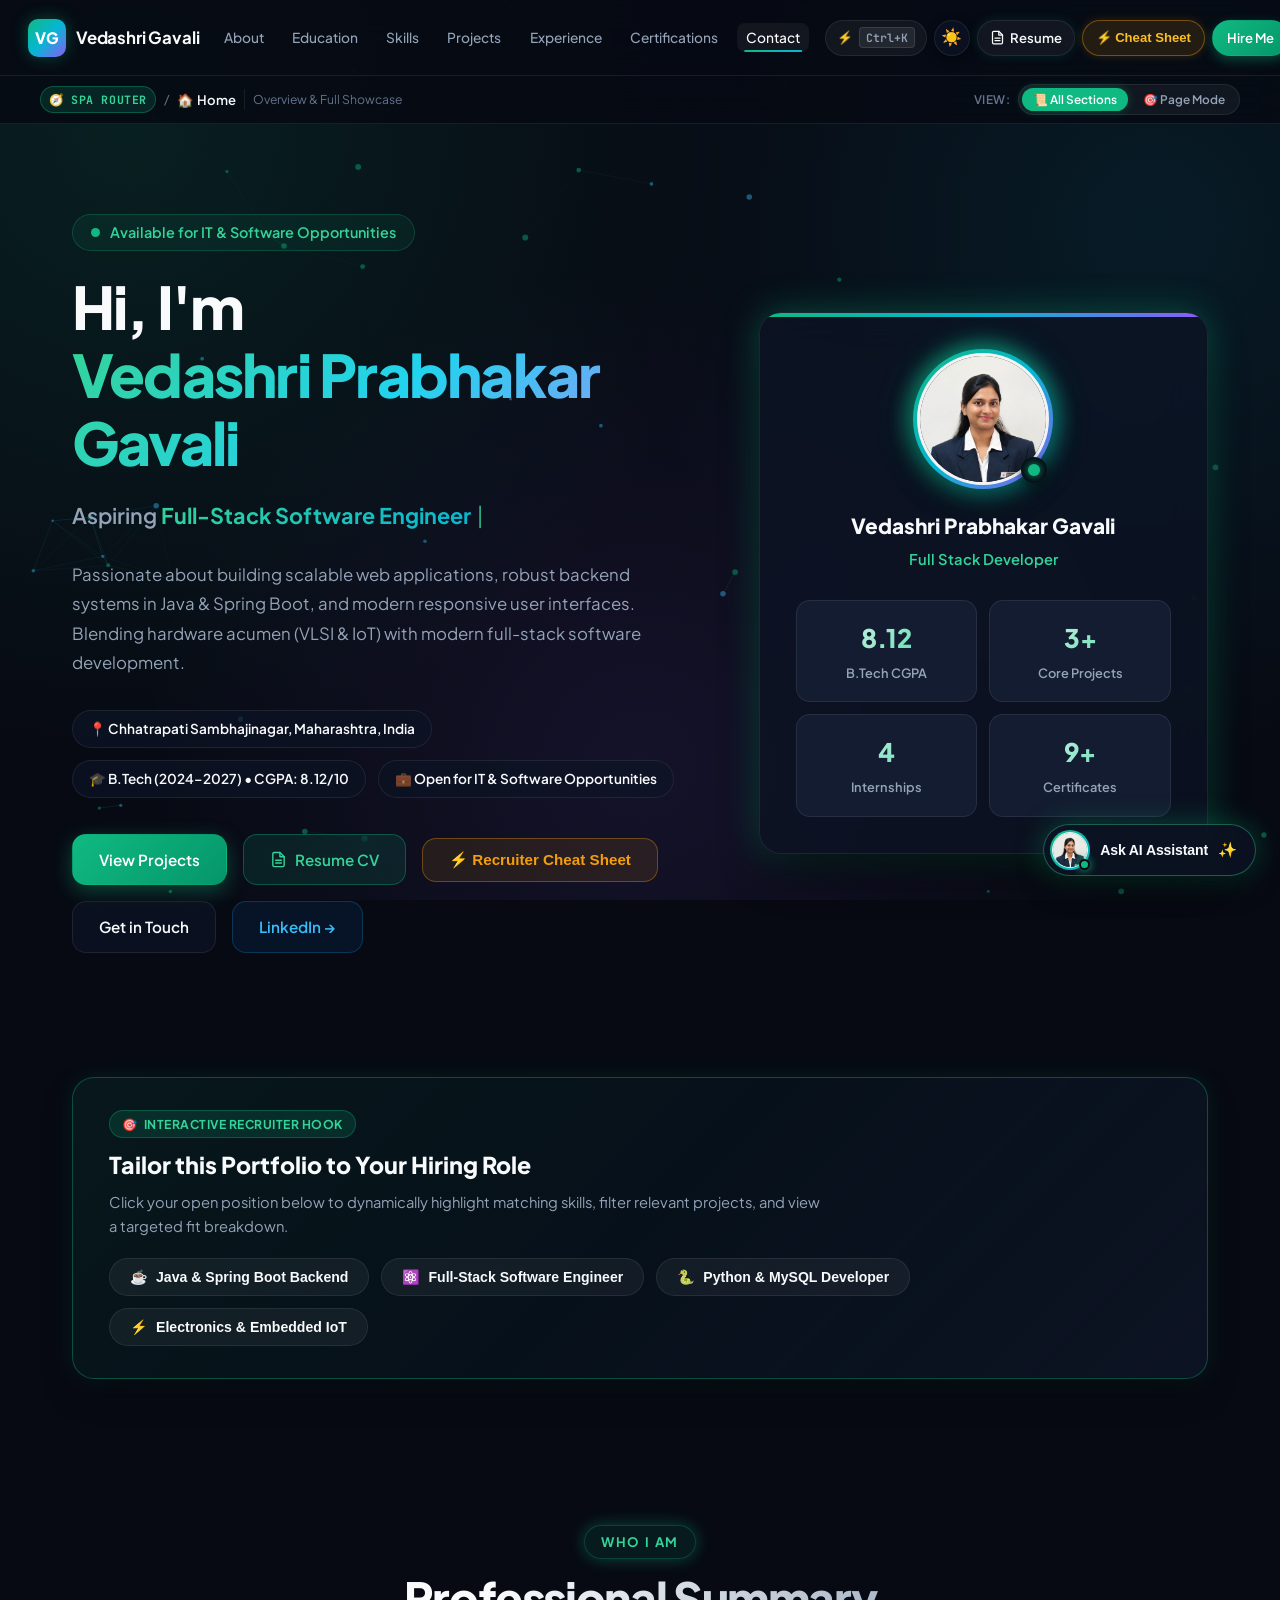
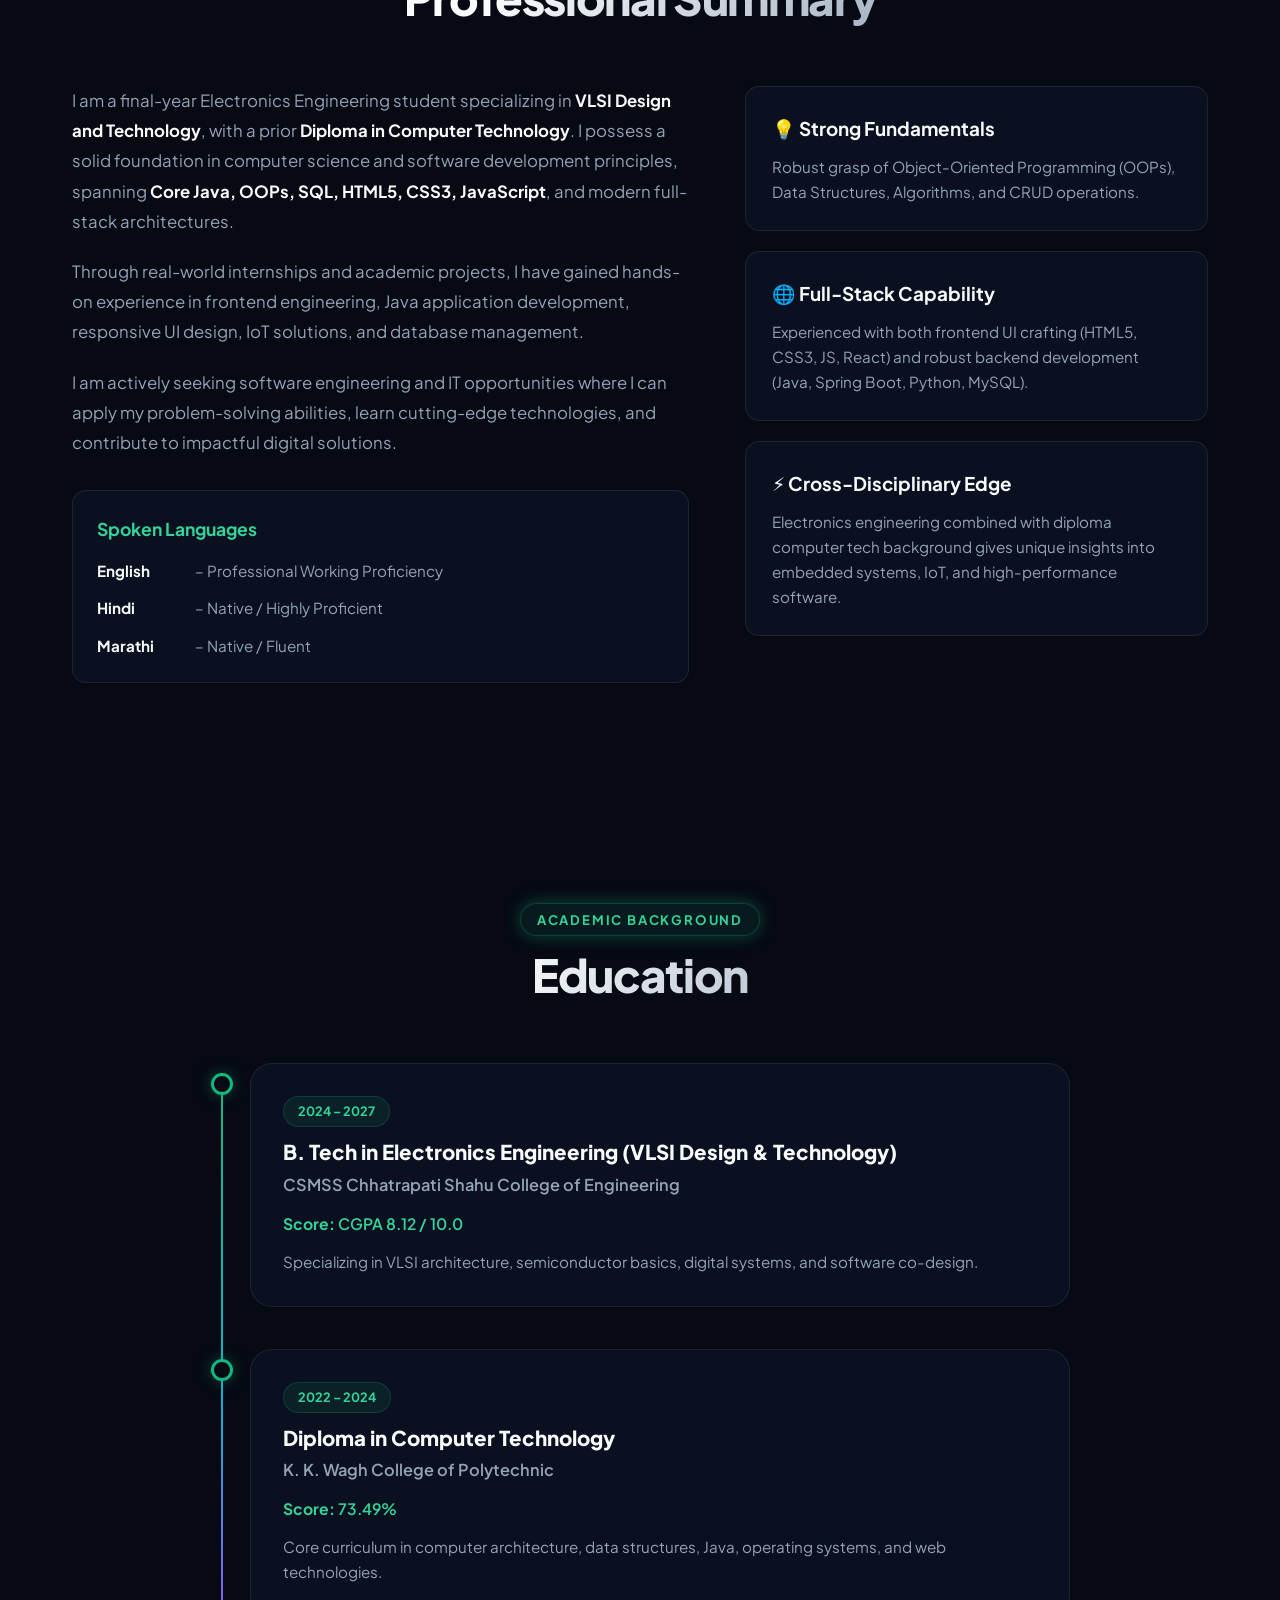
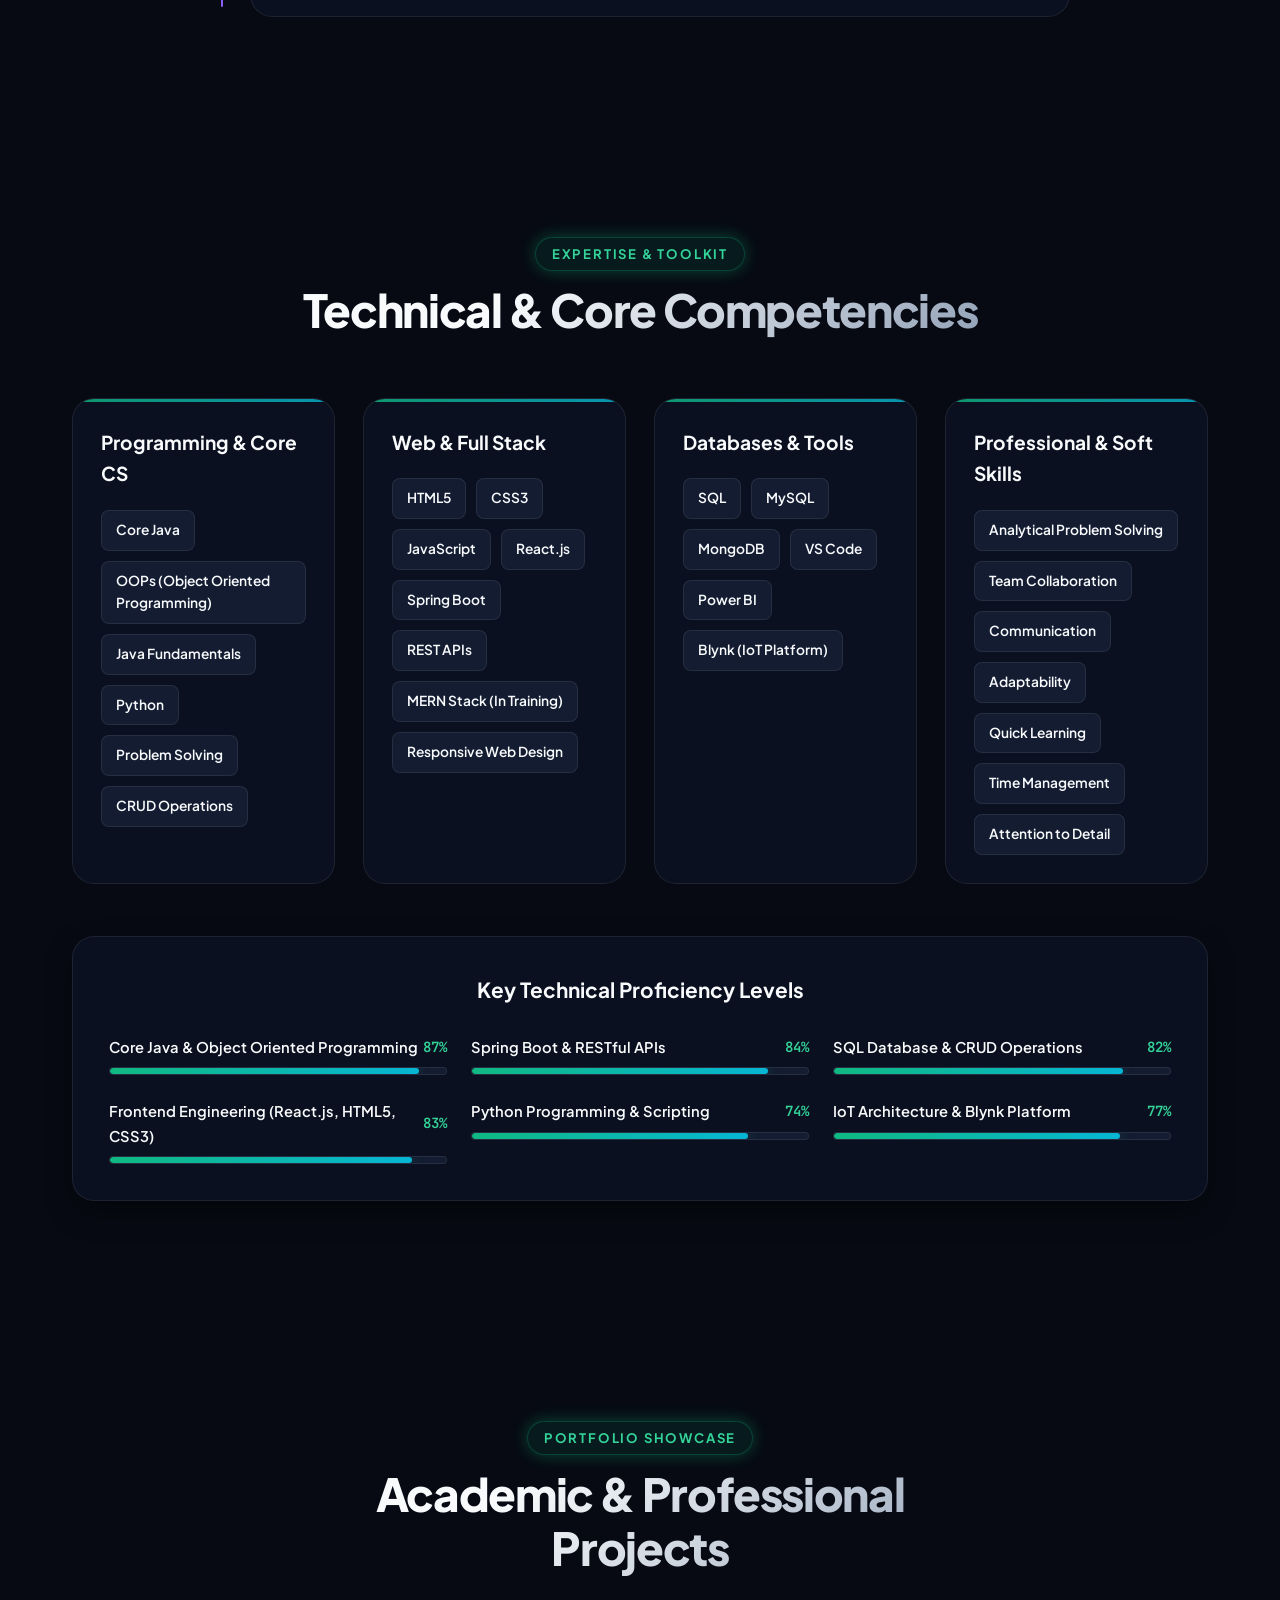
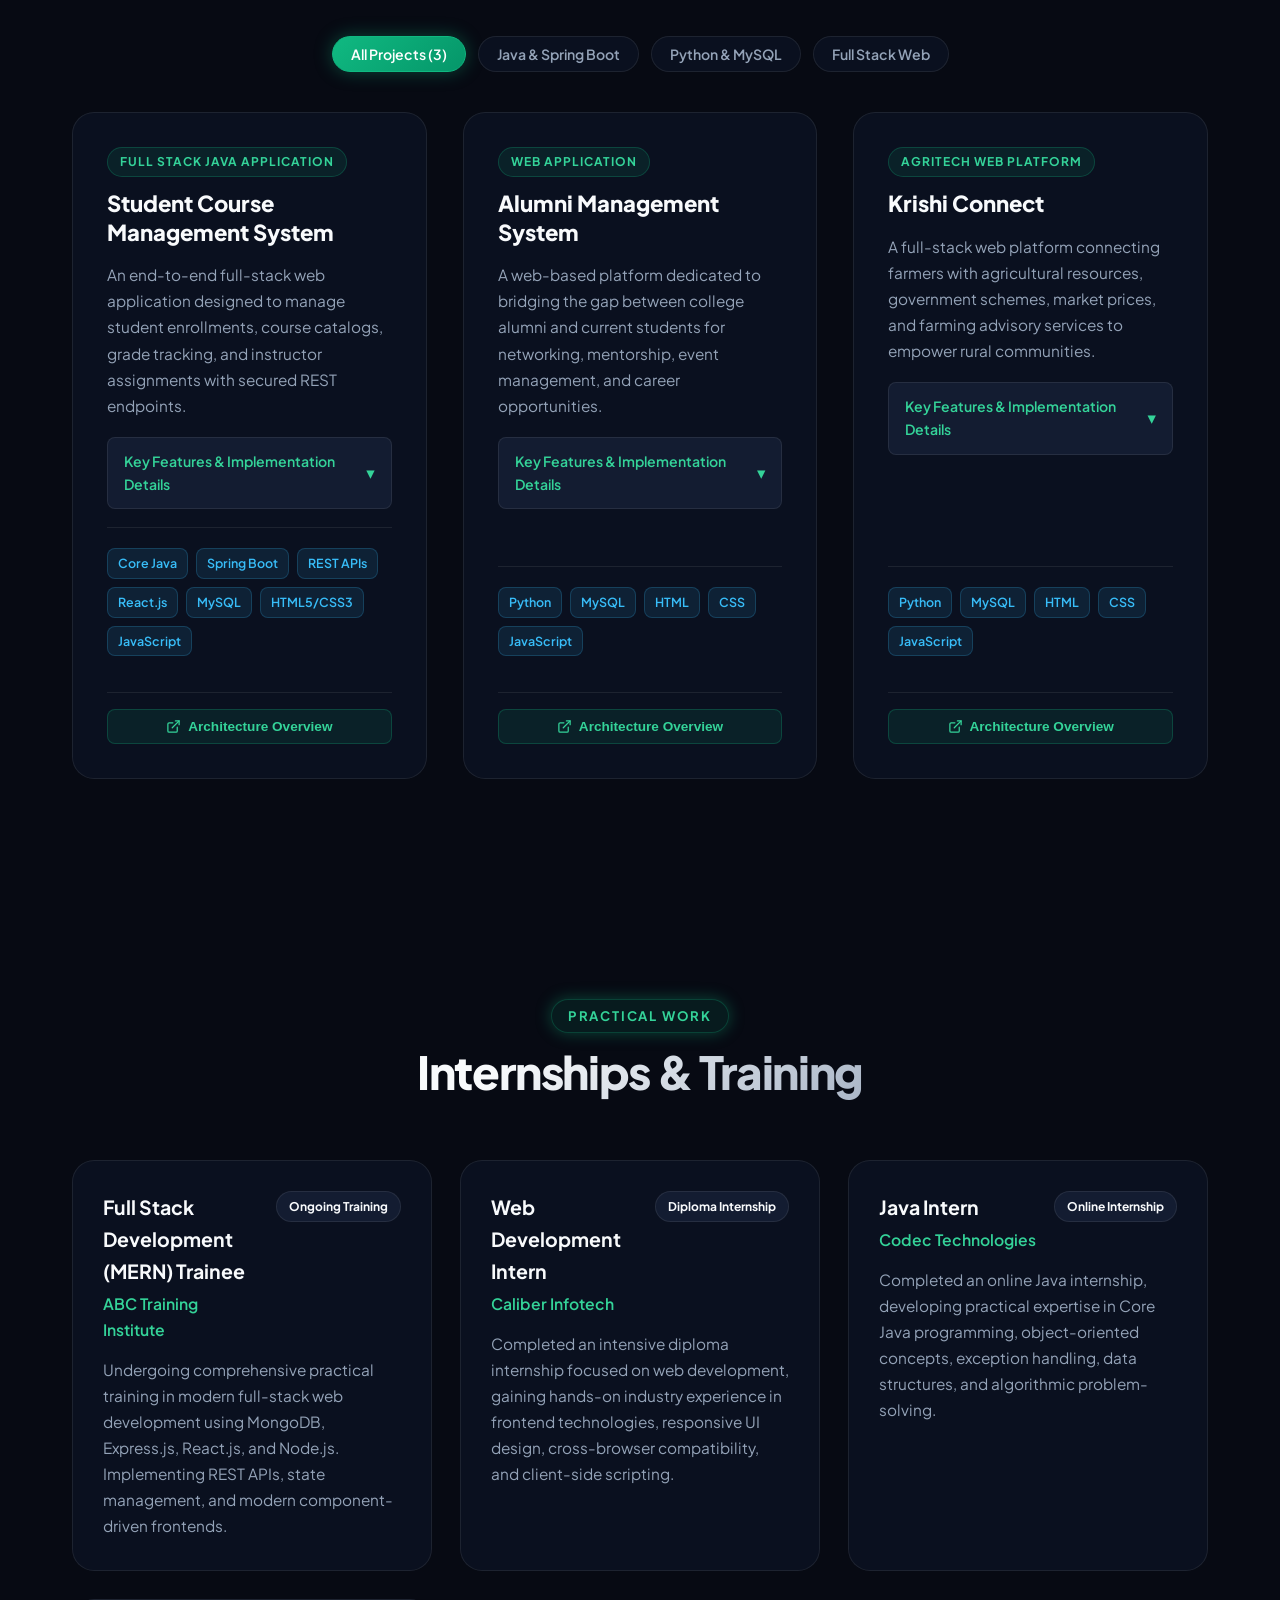
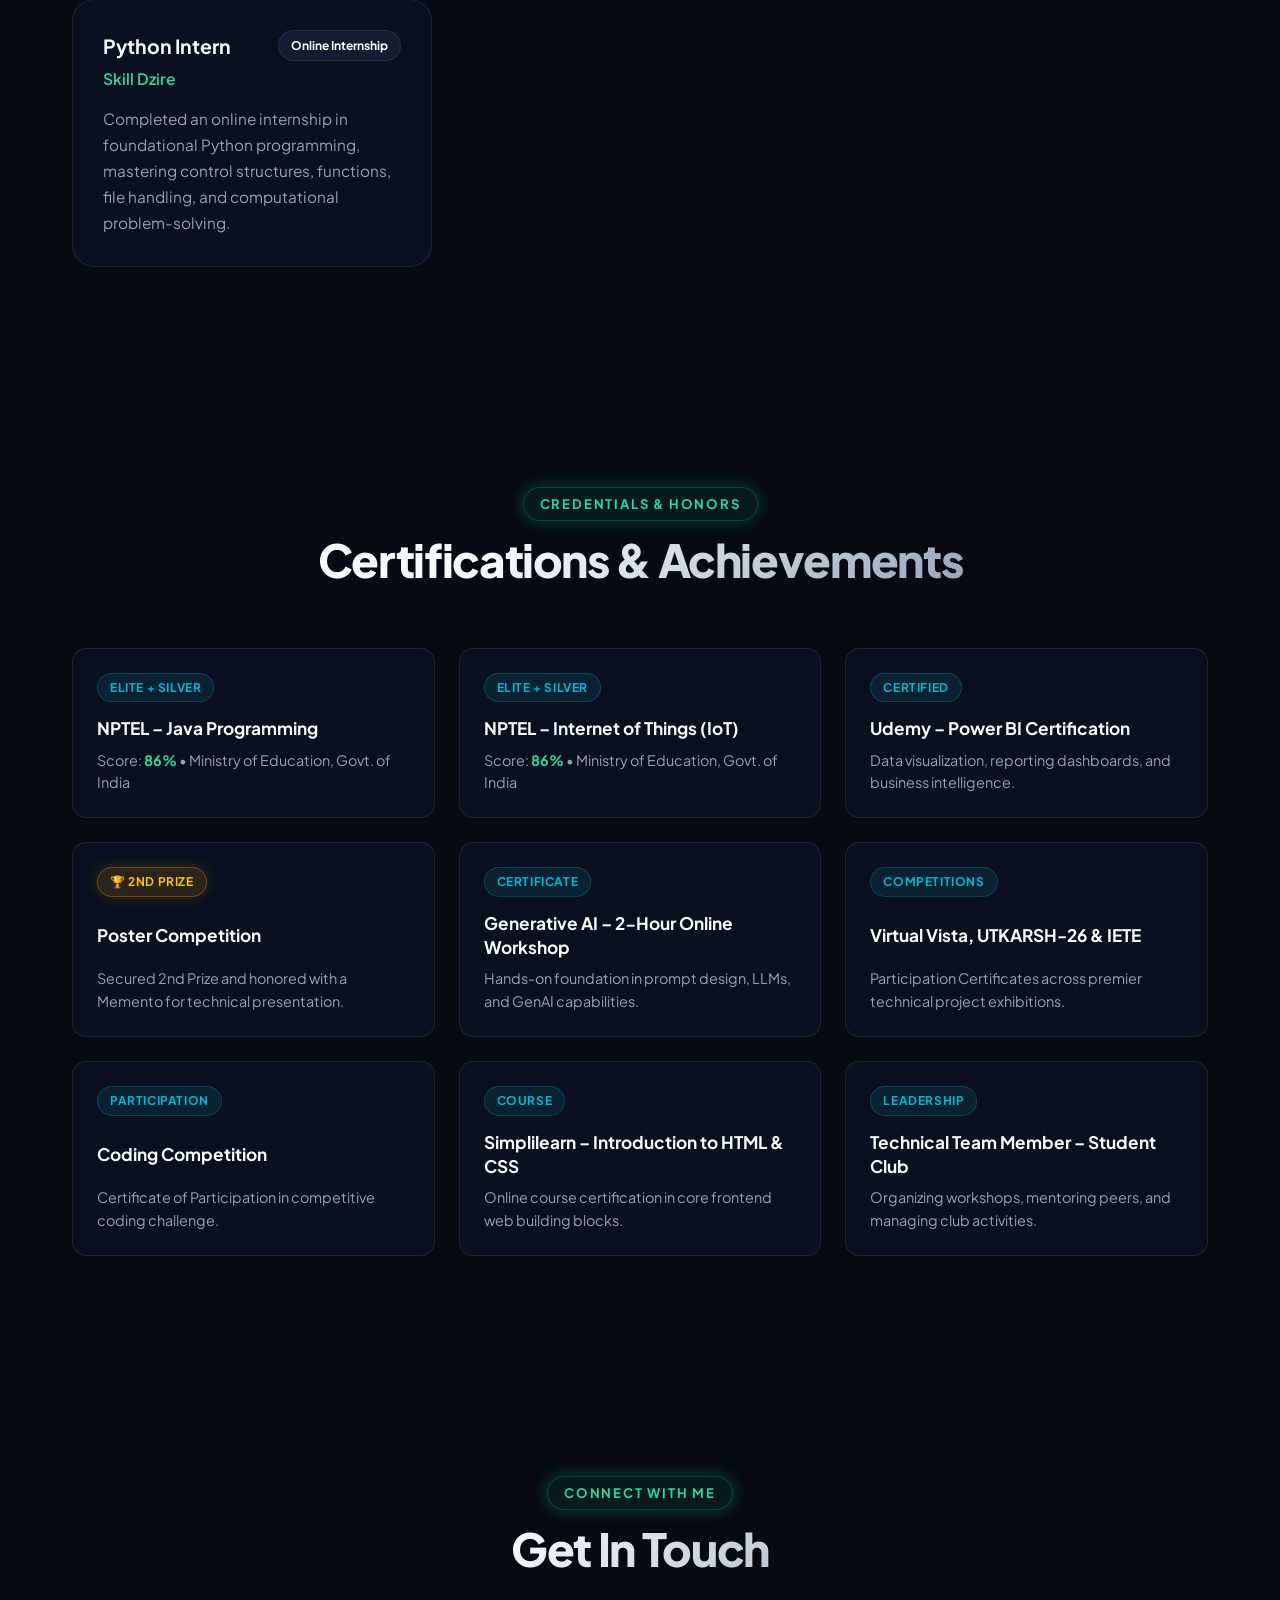
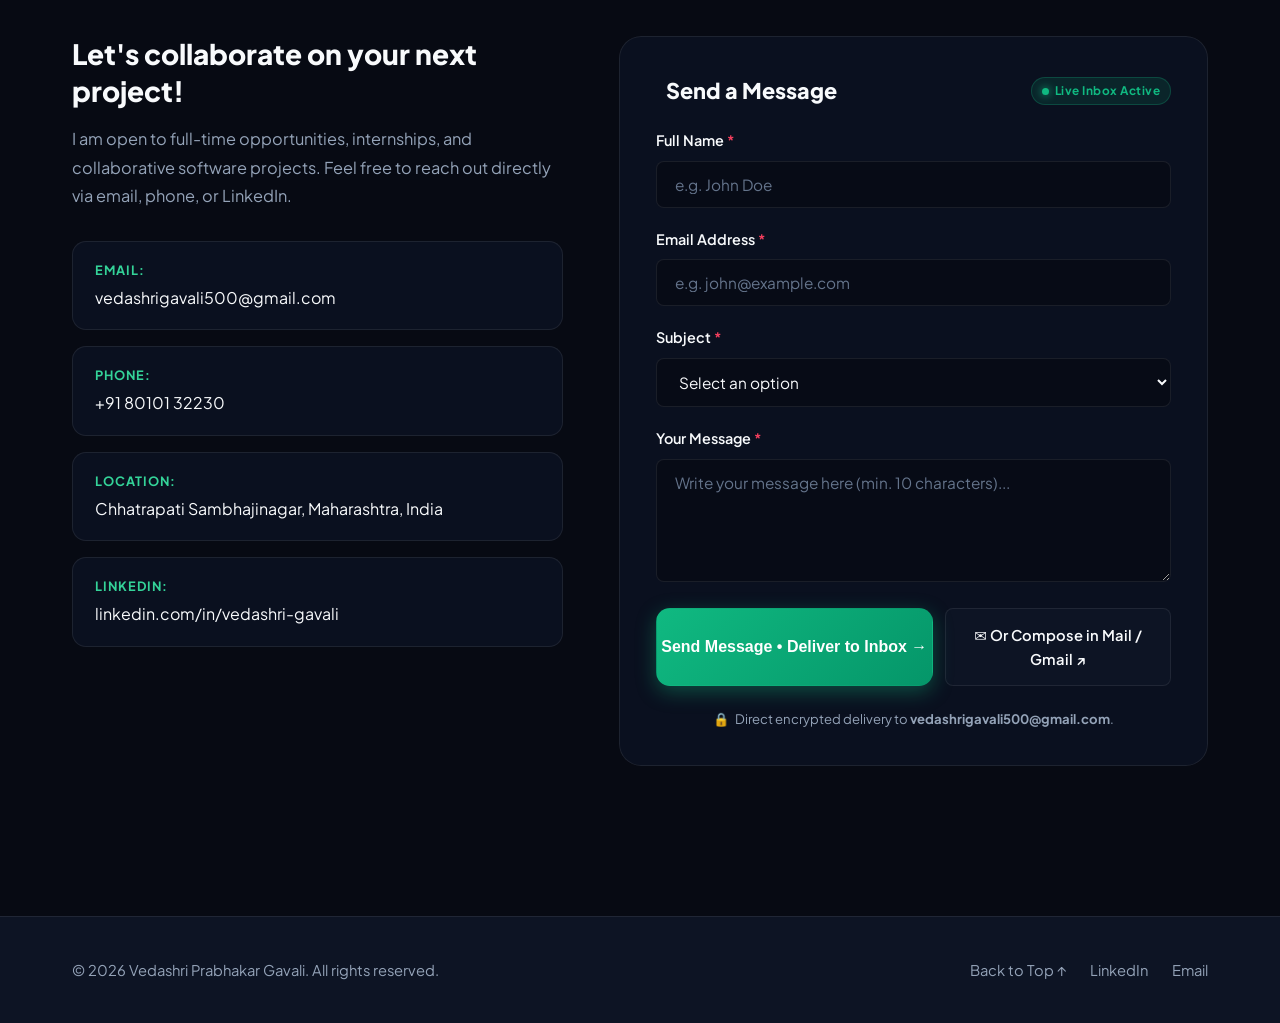
<file: index.html>
<!DOCTYPE html>
<html lang="en">

<head>
  <meta charset="UTF-8">
  <meta name="viewport" content="width=device-width, initial-scale=1.0">
  <meta name="description"
    content="Portfolio of Vedashri Prabhakar Gavali - Final-year Electronics Engineering student and Full Stack Developer.">
  <meta name="keywords"
    content="Vedashri Gavali, Portfolio, Full Stack Developer, Java, Spring Boot, React, Web Development, Electronics Engineer">
  <meta name="author" content="Vedashri Prabhakar Gavali">
  <title>Vedashri Prabhakar Gavali | Portfolio</title>

  <!-- Google Fonts -->
  <link rel="preconnect" href="https://fonts.googleapis.com">
  <link rel="preconnect" href="https://fonts.gstatic.com" crossorigin>
  <link href="https://fonts.googleapis.com/css2?family=Plus+Jakarta+Sans:wght@400;500;600;700;800&family=JetBrains+Mono:wght@400;600&display=swap" rel="stylesheet">

  <!-- Main Stylesheet -->
  <link rel="stylesheet" href="style.css">
</head>

<body id="top">
  <!-- Full-Page Interactive Particle Constellation & Dot Background Canvas -->
  <canvas class="hero-canvas" id="hero-canvas" aria-hidden="true"></canvas>

  <!-- ==================== HEADER & NAVIGATION ==================== -->
  <header class="site-header" id="header">
    <nav class="navbar" aria-label="Main Navigation">
      <div class="nav-brand">
        <a href="#/" class="brand-logo" aria-label="Home">
          <span class="brand-initials">VG</span>
          <span class="brand-name">Vedashri Gavali</span>
        </a>
      </div>

      <ul class="nav-menu" id="nav-menu">
        <li class="nav-item"><a href="#/about" class="nav-link">About</a></li>
        <li class="nav-item"><a href="#/education" class="nav-link">Education</a></li>
        <li class="nav-item"><a href="#/skills" class="nav-link">Skills</a></li>
        <li class="nav-item"><a href="#/projects" class="nav-link">Projects</a></li>
        <li class="nav-item"><a href="#/experience" class="nav-link">Experience</a></li>
        <li class="nav-item"><a href="#/certifications" class="nav-link">Certifications</a></li>
        <li class="nav-item mobile-menu-only"><a href="resume.html" target="_blank" class="nav-link">📄 Resume CV</a></li>
        <li class="nav-item"><a href="#/contact" class="nav-link">Contact</a></li>
        <li class="nav-item mobile-menu-only"><a href="mailto:vedashrigavali500@gmail.com" class="nav-link">💼 Hire Me</a></li>
      </ul>

      <div class="nav-actions">
        <button class="btn-cmd-palette" id="btn-cmd-palette" aria-label="Open Command Palette" title="Command Palette (Ctrl + K / Cmd + K)">
          <span class="cmd-icon">⚡</span>
          <span class="cmd-key-badge">Ctrl+K</span>
        </button>
        <button class="theme-toggle" id="theme-toggle" aria-label="Toggle color theme" title="Toggle theme">
          <span class="theme-icon">☀️</span>
        </button>
        <a href="resume.html" target="_blank" class="btn btn-outline nav-resume-btn" title="View &amp; Download Resume CV">
          <svg width="15" height="15" viewBox="0 0 24 24" fill="none" stroke="currentColor" stroke-width="2" stroke-linecap="round" stroke-linejoin="round"><path d="M14 2H6a2 2 0 0 0-2 2v16a2 2 0 0 0 2 2h12a2 2 0 0 0 2-2V8z"/><polyline points="14 2 14 8 20 8"/><line x1="16" x2="8" y1="13" y2="13"/><line x1="16" x2="8" y1="17" y2="17"/></svg>
          Resume
        </a>
        <button type="button" class="btn btn-outline nav-cheat-btn" id="nav-cheat-btn" title="Quick 30-Sec Recruiter Cheat Sheet">⚡ Cheat Sheet</button>
        <a href="mailto:vedashrigavali500@gmail.com" class="btn btn-outline nav-hire-btn">Hire Me</a>
        <button class="mobile-toggle" id="mobile-toggle" aria-label="Toggle navigation menu" aria-expanded="false">
          <span class="hamburger-bar"></span>
          <span class="hamburger-bar"></span>
          <span class="hamburger-bar"></span>
        </button>
      </div>
    </nav>
  </header>

  <main>
    <!-- ==================== CLIENT-SIDE SPA ROUTER BAR (Context API & Hash Router) ==================== -->
    <nav class="spa-router-bar" id="spa-router-bar" aria-label="SPA Client-Side Navigation"></nav>

    <!-- ==================== HERO SECTION ==================== -->
    <section class="hero-section" id="hero" aria-labelledby="hero-title">
      <div class="hero-container">
        <div class="hero-content">
          <p class="hero-tagline">
            <span class="pulse-indicator"></span> Available for IT &amp; Software Opportunities
          </p>

          <h1 id="hero-title" class="hero-title">
            Hi, I'm <span class="highlight-text">Vedashri Prabhakar Gavali</span>
          </h1>
          <p class="hero-subtitle">
            <span class="typewriter-prefix">Aspiring </span><span class="typewriter-text" id="typewriter-text">Full-Stack Software Engineer</span><span class="typewriter-cursor">|</span>
          </p>
          <p class="hero-description">
            Passionate about building scalable web applications, robust backend systems in Java &amp; Spring Boot, and
            modern responsive user interfaces. Blending hardware acumen (VLSI &amp; IoT) with modern full-stack software
            development.
          </p>

          <div class="hero-meta">
            <span class="meta-item">
              📍 Chhatrapati Sambhajinagar, Maharashtra, India
            </span>
            <span class="meta-item">
              🎓 B.Tech (2024–2027) &bull; CGPA: 8.12/10
            </span>
            <span class="meta-item">
              💼 Open for IT &amp; Software Opportunities
            </span>
          </div>

          <div class="hero-cta-group">
            <a href="#projects" class="btn btn-primary">View Projects</a>
            <a href="resume.html" target="_blank" class="btn btn-secondary resume-btn" id="hero-resume-btn" title="View &amp; Download Resume CV">
              <svg width="17" height="17" viewBox="0 0 24 24" fill="none" stroke="currentColor" stroke-width="2" stroke-linecap="round" stroke-linejoin="round"><path d="M14 2H6a2 2 0 0 0-2 2v16a2 2 0 0 0 2 2h12a2 2 0 0 0 2-2V8z"/><polyline points="14 2 14 8 20 8"/><line x1="16" x2="8" y1="13" y2="13"/><line x1="16" x2="8" y1="17" y2="17"/></svg>
              Resume CV
            </a>
            <button type="button" class="btn btn-secondary btn-cheat-sheet" id="hero-cheat-sheet-btn" title="Quick 30-Second Recruiter Cheat Sheet">
              ⚡ Recruiter Cheat Sheet
            </button>
            <a href="#contact" class="btn btn-secondary">Get in Touch</a>
            <a href="https://linkedin.com/in/vedashri-gavali" target="_blank" rel="noopener noreferrer"
              class="btn btn-linkedin">
              LinkedIn &rarr;
            </a>
          </div>
        </div>

        <aside class="hero-card tilt-card" aria-label="Profile Card">
          <figure class="profile-figure">
            <div class="avatar-frame">
              <div class="avatar-glow"></div>
              <img src="profile.jpg" alt="Vedashri Prabhakar Gavali - Full Stack Developer" class="profile-img" width="136" height="136" loading="eager" />
              <div class="avatar-status" title="Active &amp; Available for Software Engineering Opportunities" aria-label="Available for hire">
                <span class="status-pulse"></span>
              </div>
            </div>
            <figcaption>
              <h3>Vedashri Prabhakar Gavali</h3>
              <p>Full Stack Developer</p>
            </figcaption>
          </figure>

          <div class="quick-stats">
            <div class="stat-box" data-count="8.12" data-decimal="2">
              <span class="stat-number">0.00</span>
              <span class="stat-label">B.Tech CGPA</span>
            </div>
            <div class="stat-box" data-count="3" data-suffix="+">
              <span class="stat-number">0+</span>
              <span class="stat-label">Core Projects</span>
            </div>
            <div class="stat-box" data-count="4">
              <span class="stat-number">0</span>
              <span class="stat-label">Internships</span>
            </div>
            <div class="stat-box" data-count="9" data-suffix="+">
              <span class="stat-number">0+</span>
              <span class="stat-label">Certificates</span>
            </div>
          </div>
        </aside>
      </div>
    </section>

    <!-- ==================== RECRUITER ROLE MATCHER (INTERACTIVE HOOK) ==================== -->
    <section class="section role-matcher-section" id="role-matcher" aria-label="Recruiter Role Matcher">
      <div class="container">
        <div class="role-matcher-card">
          <div class="role-matcher-header">
            <div class="matcher-badge">
              <span class="matcher-pulse">🎯</span>
              <span>Interactive Recruiter Hook</span>
            </div>
            <h2 class="matcher-title">Tailor this Portfolio to Your Hiring Role</h2>
            <p class="matcher-subtitle">Click your open position below to dynamically highlight matching skills, filter relevant projects, and view a targeted fit breakdown.</p>
          </div>

          <div class="role-pills-wrap" role="radiogroup" aria-label="Target Role Selection">
            <button type="button" class="role-pill-btn" data-role="java">
              <span class="pill-icon">☕</span>
              <span class="pill-text">Java &amp; Spring Boot Backend</span>
            </button>
            <button type="button" class="role-pill-btn" data-role="fullstack">
              <span class="pill-icon">⚛️</span>
              <span class="pill-text">Full-Stack Software Engineer</span>
            </button>
            <button type="button" class="role-pill-btn" data-role="python">
              <span class="pill-icon">🐍</span>
              <span class="pill-text">Python &amp; MySQL Developer</span>
            </button>
            <button type="button" class="role-pill-btn" data-role="iot">
              <span class="pill-icon">⚡</span>
              <span class="pill-text">Electronics &amp; Embedded IoT</span>
            </button>
          </div>

          <!-- Dynamic Role Match Result Box -->
          <div class="matcher-result-box" id="matcher-result-box" style="display: none;">
            <div class="matcher-result-header">
              <div class="matcher-score-badge" id="matcher-score-badge">98% Role Match 🔥</div>
              <h3 class="matcher-role-title" id="matcher-role-title">Java &amp; Spring Boot Developer</h3>
              <button type="button" class="matcher-reset-btn" id="matcher-reset-btn" title="Reset portfolio filters">🔄 Reset View</button>
            </div>
            <p class="matcher-summary" id="matcher-summary"></p>
            <div class="matcher-actions">
              <a href="resume.html" target="_blank" class="btn btn-primary btn-sm matcher-cta-btn">
                📄 View Targeted Resume
              </a>
              <a href="#projects" class="btn btn-outline btn-sm matcher-cta-btn">
                🚀 View Matched Projects
              </a>
              <a href="#contact" class="btn btn-secondary btn-sm matcher-cta-btn">
                ✉️ Quick Connect
              </a>
            </div>
          </div>
        </div>
      </div>
    </section>

    <!-- ==================== ABOUT SECTION ==================== -->
    <section class="section about-section" id="about" aria-labelledby="about-title">
      <div class="container">
        <header class="section-header">
          <p class="section-eyebrow">Who I Am</p>
          <h2 id="about-title" class="section-title">Professional Summary</h2>
        </header>

        <div class="about-grid">
          <div class="about-text-content">
            <p>
              I am a final-year Electronics Engineering student specializing in <strong>VLSI Design and
                Technology</strong>, with a prior <strong>Diploma in Computer Technology</strong>. I possess a solid
              foundation in computer science and software development principles, spanning <strong>Core Java, OOPs, SQL,
                HTML5, CSS3, JavaScript</strong>, and modern full-stack architectures.
            </p>
            <p>
              Through real-world internships and academic projects, I have gained hands-on experience in frontend
              engineering, Java application development, responsive UI design, IoT solutions, and database management.
            </p>
            <p>
              I am actively seeking software engineering and IT opportunities where I can apply my problem-solving
              abilities, learn cutting-edge technologies, and contribute to impactful digital solutions.
            </p>

            <div class="languages-box">
              <h3>Spoken Languages</h3>
              <ul class="language-list">
                <li><strong>English</strong> &ndash; Professional Working Proficiency</li>
                <li><strong>Hindi</strong> &ndash; Native / Highly Proficient</li>
                <li><strong>Marathi</strong> &ndash; Native / Fluent</li>
              </ul>
            </div>
          </div>

          <div class="about-highlights">
            <article class="highlight-card tilt-card">
              <h3>💡 Strong Fundamentals</h3>
              <p>Robust grasp of Object-Oriented Programming (OOPs), Data Structures, Algorithms, and CRUD operations.
              </p>
            </article>

            <article class="highlight-card tilt-card">
              <h3>🌐 Full-Stack Capability</h3>
              <p>Experienced with both frontend UI crafting (HTML5, CSS3, JS, React) and robust backend development
                (Java, Spring Boot, Python, MySQL).</p>
            </article>

            <article class="highlight-card tilt-card">
              <h3>⚡ Cross-Disciplinary Edge</h3>
              <p>Electronics engineering combined with diploma computer tech background gives unique insights into
                embedded systems, IoT, and high-performance software.</p>
            </article>
          </div>
        </div>
      </div>
    </section>

    <!-- ==================== EDUCATION SECTION ==================== -->
    <section class="section education-section" id="education" aria-labelledby="education-title">
      <div class="container">
        <header class="section-header">
          <p class="section-eyebrow">Academic Background</p>
          <h2 id="education-title" class="section-title">Education</h2>
        </header>

        <div class="timeline education-timeline">
          <!-- B.Tech -->
          <article class="timeline-item">
            <div class="timeline-marker"></div>
            <div class="timeline-content">
              <span class="timeline-period">2024 &ndash; 2027</span>
              <h3 class="timeline-degree">B. Tech in Electronics Engineering (VLSI Design &amp; Technology)</h3>
              <h4 class="timeline-institution">CSMSS Chhatrapati Shahu College of Engineering</h4>
              <p class="timeline-grade"><strong>Score:</strong> CGPA 8.12 / 10.0</p>
              <p class="timeline-desc">Specializing in VLSI architecture, semiconductor basics, digital systems, and
                software co-design.</p>
            </div>
          </article>

          <!-- Diploma -->
          <article class="timeline-item">
            <div class="timeline-marker"></div>
            <div class="timeline-content">
              <span class="timeline-period">2022 &ndash; 2024</span>
              <h3 class="timeline-degree">Diploma in Computer Technology</h3>
              <h4 class="timeline-institution">K. K. Wagh College of Polytechnic</h4>
              <p class="timeline-grade"><strong>Score:</strong> 73.49%</p>
              <p class="timeline-desc">Core curriculum in computer architecture, data structures, Java, operating
                systems, and web technologies.</p>
            </div>
          </article>
        </div>
      </div>
    </section>

    <!-- ==================== SKILLS SECTION ==================== -->
    <section class="section skills-section" id="skills" aria-labelledby="skills-title">
      <div class="container">
        <header class="section-header">
          <p class="section-eyebrow">Expertise &amp; Toolkit</p>
          <h2 id="skills-title" class="section-title">Technical &amp; Core Competencies</h2>
        </header>

        <div class="skills-grid">
          <!-- Programming & Core -->
          <div class="skill-category">
            <h3 class="category-title">Programming &amp; Core CS</h3>
            <ul class="skill-tags">
              <li>Core Java</li>
              <li>OOPs (Object Oriented Programming)</li>
              <li>Java Fundamentals</li>
              <li>Python</li>
              <li>Problem Solving</li>
              <li>CRUD Operations</li>
            </ul>
          </div>

          <!-- Web & Full Stack -->
          <div class="skill-category">
            <h3 class="category-title">Web &amp; Full Stack</h3>
            <ul class="skill-tags">
              <li>HTML5</li>
              <li>CSS3</li>
              <li>JavaScript</li>
              <li>React.js</li>
              <li>Spring Boot</li>
              <li>REST APIs</li>
              <li>MERN Stack (In Training)</li>
              <li>Responsive Web Design</li>
            </ul>
          </div>

          <!-- Databases & Tools -->
          <div class="skill-category">
            <h3 class="category-title">Databases &amp; Tools</h3>
            <ul class="skill-tags">
              <li>SQL</li>
              <li>MySQL</li>
              <li>MongoDB</li>
              <li>VS Code</li>
              <li>Power BI</li>
              <li>Blynk (IoT Platform)</li>
            </ul>
          </div>

          <!-- Soft Skills -->
          <div class="skill-category">
            <h3 class="category-title">Professional &amp; Soft Skills</h3>
            <ul class="skill-tags">
              <li>Analytical Problem Solving</li>
              <li>Team Collaboration</li>
              <li>Communication</li>
              <li>Adaptability</li>
              <li>Quick Learning</li>
              <li>Time Management</li>
              <li>Attention to Detail</li>
            </ul>
          </div>
        </div>

        <!-- Interactive Proficiency Meters -->
        <div class="skills-proficiency-container" id="skills-meters">
          <h3 class="proficiency-title">Key Technical Proficiency Levels</h3>
          <div class="proficiency-grid">
            <div class="skill-meter" data-target="92">
              <div class="meter-info">
                <span class="meter-name">Core Java &amp; Object Oriented Programming</span>
                <span class="meter-percentage">92%</span>
              </div>
              <div class="meter-track">
                <div class="meter-fill" style="width: 0%;"></div>
              </div>
            </div>

            <div class="skill-meter" data-target="88">
              <div class="meter-info">
                <span class="meter-name">Spring Boot &amp; RESTful APIs</span>
                <span class="meter-percentage">88%</span>
              </div>
              <div class="meter-track">
                <div class="meter-fill" style="width: 0%;"></div>
              </div>
            </div>

            <div class="skill-meter" data-target="86">
              <div class="meter-info">
                <span class="meter-name">SQL Database &amp; CRUD Operations</span>
                <span class="meter-percentage">86%</span>
              </div>
              <div class="meter-track">
                <div class="meter-fill" style="width: 0%;"></div>
              </div>
            </div>

            <div class="skill-meter" data-target="90">
              <div class="meter-info">
                <span class="meter-name">Frontend Engineering (React.js, HTML5, CSS3)</span>
                <span class="meter-percentage">90%</span>
              </div>
              <div class="meter-track">
                <div class="meter-fill" style="width: 0%;"></div>
              </div>
            </div>

            <div class="skill-meter" data-target="82">
              <div class="meter-info">
                <span class="meter-name">Python Programming &amp; Scripting</span>
                <span class="meter-percentage">82%</span>
              </div>
              <div class="meter-track">
                <div class="meter-fill" style="width: 0%;"></div>
              </div>
            </div>

            <div class="skill-meter" data-target="85">
              <div class="meter-info">
                <span class="meter-name">IoT Architecture &amp; Blynk Platform</span>
                <span class="meter-percentage">85%</span>
              </div>
              <div class="meter-track">
                <div class="meter-fill" style="width: 0%;"></div>
              </div>
            </div>
          </div>
        </div>
      </div>
    </section>

    <!-- ==================== PROJECTS SECTION ==================== -->
    <section class="section projects-section" id="projects" aria-labelledby="projects-title">
      <div class="container">
        <header class="section-header">
          <p class="section-eyebrow">Portfolio Showcase</p>
          <h2 id="projects-title" class="section-title">Academic &amp; Professional Projects</h2>
        </header>

        <!-- Interactive Category Filter Tabs -->
        <div class="project-filters" role="tablist" aria-label="Project Categories">
          <button class="filter-btn active" data-filter="all">All Projects (3)</button>
          <button class="filter-btn" data-filter="java">Java &amp; Spring Boot</button>
          <button class="filter-btn" data-filter="python">Python &amp; MySQL</button>
          <button class="filter-btn" data-filter="web">Full Stack Web</button>
        </div>

        <div class="projects-grid" id="projects-grid">
          <!-- Project 1 -->
          <article class="project-card" data-category="java web">
            <div class="project-header">
              <span class="project-tag">Full Stack Java Application</span>
              <h3 class="project-title">Student Course Management System</h3>
            </div>
            <div class="project-body">
              <p class="project-desc">
                An end-to-end full-stack web application designed to manage student enrollments, course catalogs, grade
                tracking, and instructor assignments with secured REST endpoints.
              </p>

              <!-- Interactive native HTML accordion -->
              <details class="project-details">
                <summary>Key Features &amp; Implementation Details</summary>
                <ul>
                  <li>Engineered backend business logic using Core Java and Spring Boot.</li>
                  <li>Designed and consumed RESTful APIs for seamless frontend-backend communication.</li>
                  <li>Responsive frontend interface crafted with React.js, HTML5, CSS3, and JavaScript.</li>
                  <li>Relational database storage &amp; CRUD operations managed with MySQL and SQL.</li>
                </ul>
              </details>

              <div class="project-tech-stack">
                <span class="tech-badge">Core Java</span>
                <span class="tech-badge">Spring Boot</span>
                <span class="tech-badge">REST APIs</span>
                <span class="tech-badge">React.js</span>
                <span class="tech-badge">MySQL</span>
                <span class="tech-badge">HTML5/CSS3</span>
                <span class="tech-badge">JavaScript</span>
              </div>

              <div class="project-actions">
                <button class="project-btn-demo" data-project="course-mgmt">
                  <svg width="15" height="15" viewBox="0 0 24 24" fill="none" stroke="currentColor" stroke-width="2" stroke-linecap="round" stroke-linejoin="round"><path d="M18 13v6a2 2 0 0 1-2 2H5a2 2 0 0 1-2-2V8a2 2 0 0 1 2-2h6"/><polyline points="15 3 21 3 21 9"/><line x1="10" x2="21" y1="14" y2="3"/></svg>
                  Architecture Overview
                </button>
              </div>
            </div>
          </article>

          <!-- Project 2 -->
          <article class="project-card" data-category="python web">
            <div class="project-header">
              <span class="project-tag">Web Application</span>
              <h3 class="project-title">Alumni Management System</h3>
            </div>
            <div class="project-body">
              <p class="project-desc">
                A web-based platform dedicated to bridging the gap between college alumni and current students for
                networking, mentorship, event management, and career opportunities.
              </p>

              <details class="project-details">
                <summary>Key Features &amp; Implementation Details</summary>
                <ul>
                  <li>Centralized directory for managing alumni profiles and verification.</li>
                  <li>Event broadcast system for reunions, webinars, and placement drives.</li>
                  <li>Backend scripted with Python and MySQL database schema.</li>
                  <li>Clean and responsive user interface with vanilla HTML, CSS, and JavaScript.</li>
                </ul>
              </details>

              <div class="project-tech-stack">
                <span class="tech-badge">Python</span>
                <span class="tech-badge">MySQL</span>
                <span class="tech-badge">HTML</span>
                <span class="tech-badge">CSS</span>
                <span class="tech-badge">JavaScript</span>
              </div>

              <div class="project-actions">
                <button class="project-btn-demo" data-project="alumni-mgmt">
                  <svg width="15" height="15" viewBox="0 0 24 24" fill="none" stroke="currentColor" stroke-width="2" stroke-linecap="round" stroke-linejoin="round"><path d="M18 13v6a2 2 0 0 1-2 2H5a2 2 0 0 1-2-2V8a2 2 0 0 1 2-2h6"/><polyline points="15 3 21 3 21 9"/><line x1="10" x2="21" y1="14" y2="3"/></svg>
                  Architecture Overview
                </button>
              </div>
            </div>
          </article>

          <!-- Project 3 -->
          <article class="project-card" data-category="python web">
            <div class="project-header">
              <span class="project-tag">AgriTech Web Platform</span>
              <h3 class="project-title">Krishi Connect</h3>
            </div>
            <div class="project-body">
              <p class="project-desc">
                A full-stack web platform connecting farmers with agricultural resources, government schemes, market
                prices, and farming advisory services to empower rural communities.
              </p>

              <details class="project-details">
                <summary>Key Features &amp; Implementation Details</summary>
                <ul>
                  <li>Information portal for seeds, fertilizers, and market equipment.</li>
                  <li>Real-time updates on agriculture notices and advisory services.</li>
                  <li>Python-powered backend with MySQL data persistence.</li>
                  <li>Intuitive multilingual-ready UI structured for accessible farmer interaction.</li>
                </ul>
              </details>

              <div class="project-tech-stack">
                <span class="tech-badge">Python</span>
                <span class="tech-badge">MySQL</span>
                <span class="tech-badge">HTML</span>
                <span class="tech-badge">CSS</span>
                <span class="tech-badge">JavaScript</span>
              </div>

              <div class="project-actions">
                <button class="project-btn-demo" data-project="krishi-connect">
                  <svg width="15" height="15" viewBox="0 0 24 24" fill="none" stroke="currentColor" stroke-width="2" stroke-linecap="round" stroke-linejoin="round"><path d="M18 13v6a2 2 0 0 1-2 2H5a2 2 0 0 1-2-2V8a2 2 0 0 1 2-2h6"/><polyline points="15 3 21 3 21 9"/><line x1="10" x2="21" y1="14" y2="3"/></svg>
                  Architecture Overview
                </button>
              </div>
            </div>
          </article>
        </div>
      </div>
    </section>

    <!-- ==================== EXPERIENCE / INTERNSHIPS SECTION ==================== -->
    <section class="section experience-section" id="experience" aria-labelledby="experience-title">
      <div class="container">
        <header class="section-header">
          <p class="section-eyebrow">Practical Work</p>
          <h2 id="experience-title" class="section-title">Internships &amp; Training</h2>
        </header>

        <div class="experience-list">
          <!-- Internship 1 -->
          <article class="experience-card">
            <div class="exp-header">
              <div>
                <h3 class="exp-role">Full Stack Development (MERN) Trainee</h3>
                <h4 class="exp-company">ABC Training Institute</h4>
              </div>
              <span class="exp-type">Ongoing Training</span>
            </div>
            <p class="exp-desc">
              Undergoing comprehensive practical training in modern full-stack web development using MongoDB,
              Express.js, React.js, and Node.js. Implementing REST APIs, state management, and modern component-driven
              frontends.
            </p>
          </article>

          <!-- Internship 2 -->
          <article class="experience-card">
            <div class="exp-header">
              <div>
                <h3 class="exp-role">Web Development Intern</h3>
                <h4 class="exp-company">Caliber Infotech</h4>
              </div>
              <span class="exp-type">Diploma Internship</span>
            </div>
            <p class="exp-desc">
              Completed an intensive diploma internship focused on web development, gaining hands-on industry experience
              in frontend technologies, responsive UI design, cross-browser compatibility, and client-side scripting.
            </p>
          </article>

          <!-- Internship 3 -->
          <article class="experience-card">
            <div class="exp-header">
              <div>
                <h3 class="exp-role">Java Intern</h3>
                <h4 class="exp-company">Codec Technologies</h4>
              </div>
              <span class="exp-type">Online Internship</span>
            </div>
            <p class="exp-desc">
              Completed an online Java internship, developing practical expertise in Core Java programming,
              object-oriented concepts, exception handling, data structures, and algorithmic problem-solving.
            </p>
          </article>

          <!-- Internship 4 -->
          <article class="experience-card">
            <div class="exp-header">
              <div>
                <h3 class="exp-role">Python Intern</h3>
                <h4 class="exp-company">Skill Dzire</h4>
              </div>
              <span class="exp-type">Online Internship</span>
            </div>
            <p class="exp-desc">
              Completed an online internship in foundational Python programming, mastering control structures,
              functions, file handling, and computational problem-solving.
            </p>
          </article>
        </div>
      </div>
    </section>

    <!-- ==================== CERTIFICATIONS SECTION ==================== -->
    <section class="section certifications-section" id="certifications" aria-labelledby="certifications-title">
      <div class="container">
        <header class="section-header">
          <p class="section-eyebrow">Credentials &amp; Honors</p>
          <h2 id="certifications-title" class="section-title">Certifications &amp; Achievements</h2>
        </header>

        <div class="certifications-grid">
          <article class="cert-card">
            <div class="cert-badge">Elite + Silver</div>
            <h3>NPTEL &ndash; Java Programming</h3>
            <p>Score: <strong>86%</strong> &bull; Ministry of Education, Govt. of India</p>
          </article>

          <article class="cert-card">
            <div class="cert-badge">Elite + Silver</div>
            <h3>NPTEL &ndash; Internet of Things (IoT)</h3>
            <p>Score: <strong>86%</strong> &bull; Ministry of Education, Govt. of India</p>
          </article>

          <article class="cert-card">
            <div class="cert-badge">Certified</div>
            <h3>Udemy &ndash; Power BI Certification</h3>
            <p>Data visualization, reporting dashboards, and business intelligence.</p>
          </article>

          <article class="cert-card">
            <div class="cert-badge prize">🏆 2nd Prize</div>
            <h3>Poster Competition</h3>
            <p>Secured 2nd Prize and honored with a Memento for technical presentation.</p>
          </article>

          <article class="cert-card">
            <div class="cert-badge">Certificate</div>
            <h3>Generative AI &ndash; 2-Hour Online Workshop</h3>
            <p>Hands-on foundation in prompt design, LLMs, and GenAI capabilities.</p>
          </article>

          <article class="cert-card">
            <div class="cert-badge">Competitions</div>
            <h3>Virtual Vista, UTKARSH-26 &amp; IETE</h3>
            <p>Participation Certificates across premier technical project exhibitions.</p>
          </article>

          <article class="cert-card">
            <div class="cert-badge">Participation</div>
            <h3>Coding Competition</h3>
            <p>Certificate of Participation in competitive coding challenge.</p>
          </article>

          <article class="cert-card">
            <div class="cert-badge">Course</div>
            <h3>Simplilearn &ndash; Introduction to HTML &amp; CSS</h3>
            <p>Online course certification in core frontend web building blocks.</p>
          </article>

          <article class="cert-card">
            <div class="cert-badge">Leadership</div>
            <h3>Technical Team Member &ndash; Student Club</h3>
            <p>Organizing workshops, mentoring peers, and managing club activities.</p>
          </article>
        </div>
      </div>
    </section>

    <!-- ==================== CONTACT SECTION ==================== -->
    <section class="section contact-section" id="contact" aria-labelledby="contact-title">
      <div class="container">
        <header class="section-header">
          <p class="section-eyebrow">Connect With Me</p>
          <h2 id="contact-title" class="section-title">Get In Touch</h2>
        </header>

        <div class="contact-grid">
          <!-- Contact Info -->
          <div class="contact-info">
            <h3>Let's collaborate on your next project!</h3>
            <p>
              I am open to full-time opportunities, internships, and collaborative software projects. Feel free to reach
              out directly via email, phone, or LinkedIn.
            </p>

            <address class="contact-details-list">
              <div class="contact-detail-item">
                <strong>Email:</strong>
                <a href="mailto:vedashrigavali500@gmail.com">vedashrigavali500@gmail.com</a>
              </div>
              <div class="contact-detail-item">
                <strong>Phone:</strong>
                <a href="tel:+918010132230">+91 80101 32230</a>
              </div>
              <div class="contact-detail-item">
                <strong>Location:</strong>
                <span>Chhatrapati Sambhajinagar, Maharashtra, India</span>
              </div>
              <div class="contact-detail-item">
                <strong>LinkedIn:</strong>
                <a href="https://linkedin.com/in/vedashri-gavali" target="_blank" rel="noopener noreferrer">
                  linkedin.com/in/vedashri-gavali
                </a>
              </div>
            </address>
          </div>

          <!-- Interactive Contact Form with Direct Gmail Delivery -->
          <form class="contact-form" id="contact-form" novalidate action="https://formsubmit.co/vedashrigavali500@gmail.com" method="POST">
            <!-- FormSubmit Configuration & Anti-Spam -->
            <input type="hidden" name="_captcha" value="false">
            <input type="hidden" name="_template" value="table">
            <input type="hidden" name="_subject" id="formsubmit-subject" value="New Portfolio Message - Vedashri Gavali">
            <input type="hidden" name="_next" id="formsubmit-next" value="">
            <input type="text" name="_honey" style="display:none" tabindex="-1" autocomplete="off">

            <fieldset>
              <div class="legend-header">
                <legend>Send a Message</legend>
                <span class="webhook-indicator" title="Submissions deliver directly to vedashrigavali500@gmail.com">
                  <span class="webhook-dot"></span> Live Inbox Active
                </span>
              </div>

              <div class="form-group">
                <label for="name">Full Name <span class="required">*</span></label>
                <input type="text" id="name" name="name" placeholder="e.g. John Doe" required autocomplete="name" aria-describedby="name-error">
                <span class="field-error" id="name-error" role="alert" aria-live="polite"></span>
              </div>

              <div class="form-group">
                <label for="email">Email Address <span class="required">*</span></label>
                <input type="email" id="email" name="email" placeholder="e.g. john@example.com" required
                  autocomplete="email" aria-describedby="email-error">
                <span class="field-error" id="email-error" role="alert" aria-live="polite"></span>
              </div>

              <div class="form-group">
                <label for="subject">Subject <span class="required">*</span></label>
                <select id="subject" name="subject" required aria-describedby="subject-error">
                  <option value="" disabled selected>Select an option</option>
                  <option value="job">Job / Internship Opportunity</option>
                  <option value="project">Project Collaboration</option>
                  <option value="freelance">Freelance Inquiry</option>
                  <option value="general">General Networking</option>
                </select>
                <span class="field-error" id="subject-error" role="alert" aria-live="polite"></span>
              </div>

              <div class="form-group">
                <label for="message">Your Message <span class="required">*</span></label>
                <textarea id="message" name="message" rows="5" placeholder="Write your message here (min. 10 characters)..."
                  required aria-describedby="message-error"></textarea>
                <span class="field-error" id="message-error" role="alert" aria-live="polite"></span>
              </div>

              <!-- Real-time Status / Feedback banner inside the card -->
              <div class="form-status-alert" id="form-status-alert" style="display: none;" role="alert"></div>

              <div class="form-actions-group">
                <button type="submit" class="btn btn-primary submit-btn" id="contact-submit-btn">
                  <span class="btn-text">Send Message &bull; Deliver to Inbox &rarr;</span>
                  <span class="btn-spinner" aria-hidden="true"></span>
                </button>
                <a href="mailto:vedashrigavali500@gmail.com?subject=Portfolio%20Inquiry%20from%20Visitor" id="btn-direct-email" class="direct-email-btn" target="_blank" rel="noopener noreferrer" title="Directly compose email in Gmail or default email client">
                  ✉ Or Compose in Mail / Gmail &nearr;
                </a>
              </div>

              <p class="form-delivery-note">
                <span class="delivery-shield">🔒</span> Direct encrypted delivery to <strong>vedashrigavali500@gmail.com</strong>.
              </p>
            </fieldset>
          </form>
        </div>
      </div>
    </section>
  </main>

  <!-- ==================== FOOTER ==================== -->
  <footer class="site-footer">
    <div class="container footer-container">
      <p>&copy; 2026 Vedashri Prabhakar Gavali. All rights reserved.</p>
      <ul class="footer-links">
        <li><a href="#top">Back to Top &uarr;</a></li>
        <li><a href="https://linkedin.com/in/vedashri-gavali" target="_blank" rel="noopener noreferrer">LinkedIn</a>
        </li>
        <li><a href="mailto:vedashrigavali500@gmail.com">Email</a></li>
      </ul>
    </div>
  </footer>

  <!-- Interactive Project Architecture Modal -->
  <dialog class="project-modal" id="project-modal">
    <div class="modal-card">
      <header class="modal-header">
        <h3 id="modal-title">System Architecture Overview</h3>
        <button class="modal-close-btn" id="modal-close-btn" aria-label="Close modal">&times;</button>
      </header>
      <div class="modal-body" id="modal-body">
        <!-- Injected via JavaScript -->
      </div>
    </div>
  </dialog>

  <!-- Interactive Project Source Code Inspector Modal -->
  <dialog class="code-modal" id="code-modal">
    <div class="code-modal-card">
      <header class="code-modal-header">
        <div class="code-header-left">
          <div class="terminal-dots">
            <span class="dot dot-red"></span>
            <span class="dot dot-yellow"></span>
            <span class="dot dot-green"></span>
          </div>
          <h3 id="code-modal-title">Project Source Code Inspector</h3>
        </div>
        <button class="modal-close-btn" id="code-modal-close" aria-label="Close code inspector">&times;</button>
      </header>

      <!-- Code Inspector File Tabs -->
      <div class="code-tabs-bar" id="code-tabs-bar" role="tablist">
        <!-- Injected dynamically via JS -->
      </div>

      <!-- Code Display Block -->
      <div class="code-content-wrapper">
        <div class="code-toolbar">
          <div class="code-meta-left">
            <span class="code-lang-badge" id="code-lang-badge">JAVA</span>
            <span class="code-file-path" id="code-file-path">src/main/java/...</span>
          </div>
          <div class="code-toolbar-actions">
            <button class="btn-copy-code" id="btn-copy-code" title="Copy code to clipboard">
              <svg width="14" height="14" viewBox="0 0 24 24" fill="none" stroke="currentColor" stroke-width="2" stroke-linecap="round" stroke-linejoin="round"><rect x="9" y="9" width="13" height="13" rx="2" ry="2"></rect><path d="M5 15H4a2 2 0 0 1-2-2V4a2 2 0 0 1 2-2h9a2 2 0 0 1 2 2v1"></path></svg>
              <span id="copy-btn-text">Copy Code</span>
            </button>
            <a href="https://github.com/vedashri-gavali" target="_blank" rel="noopener noreferrer" class="btn-github-link" id="code-github-link">
              <svg width="14" height="14" viewBox="0 0 24 24" fill="currentColor"><path d="M12 0C5.37 0 0 5.37 0 12c0 5.31 3.435 9.795 8.205 11.385.6.105.825-.255.825-.57 0-.285-.015-1.23-.015-2.235-3.015.555-3.795-.735-4.035-1.41-.135-.345-.72-1.41-1.23-1.695-.42-.225-1.02-.78-.015-.795.945-.015 1.62.87 1.845 1.23 1.08 1.815 2.805 1.305 3.495.99.105-.78.42-1.305.765-1.605-2.67-.3-5.46-1.335-5.46-5.925 0-1.305.465-2.385 1.23-3.225-.12-.3-.54-1.53.12-3.18 0 0 1.005-.315 3.3 1.23.96-.27 1.98-.405 3-.405s2.04.135 3 .405c2.295-1.56 3.3-1.23 3.3-1.23.66 1.65.24 2.88.12 3.18.765.84 1.23 1.905 1.23 3.225 0 4.605-2.805 5.625-5.475 5.925.435.375.81 1.095.81 2.22 0 1.605-.015 2.895-.015 3.3 0 .315.225.69.825.57A12.02 12.02 0 0 0 24 12c0-6.63-5.37-12-12-12Z"/></svg>
              <span>GitHub Profile</span>
            </a>
          </div>
        </div>
        <div class="code-scroll-area">
          <pre class="code-pre"><code class="code-block" id="code-display"></code></pre>
        </div>
      </div>

      <!-- Description Footer -->
      <footer class="code-modal-footer">
        <p id="code-modal-desc">Production-grade architecture designed and written by Vedashri Gavali.</p>
      </footer>
    </div>
  </dialog>

  <!-- Interactive Cmd+K Command Palette & Developer Terminal -->
  <dialog class="cmd-palette-modal" id="cmd-palette-modal">
    <div class="cmd-palette-card">
      <div class="cmd-search-wrap">
        <svg class="cmd-search-icon" width="18" height="18" viewBox="0 0 24 24" fill="none" stroke="currentColor" stroke-width="2" stroke-linecap="round" stroke-linejoin="round"><circle cx="11" cy="11" r="8"></circle><line x1="21" y1="21" x2="16.65" y2="16.65"></line></svg>
        <input type="text" class="cmd-search-input" id="cmd-search-input" placeholder="Type a command or keyword (e.g. projects, resume, skills, theme, hire)..." autocomplete="off" spellcheck="false">
        <span class="cmd-esc-badge">ESC</span>
      </div>

      <div class="cmd-results-list" id="cmd-results-list" role="listbox">
        <!-- Rendered via JS -->
      </div>

      <footer class="cmd-palette-footer">
        <div class="cmd-footer-hints">
          <span><kbd>&uarr;</kbd> <kbd>&darr;</kbd> Navigate</span>
          <span><kbd>&crarr;</kbd> Select</span>
          <span><kbd>ESC</kbd> Close</span>
        </div>
        <span class="cmd-brand-tag">Vedashri Gavali Portfolio CLI v2.4</span>
      </footer>
    </div>
  </dialog>

  <!-- Interactive 30-Second Recruiter Cheat Sheet Modal -->
  <dialog class="cheat-sheet-modal" id="cheat-sheet-modal">
    <div class="cheat-sheet-card">
      <header class="cheat-sheet-header">
        <div class="cheat-header-info">
          <div class="cheat-avatar-wrap">
            <img src="profile.jpg" alt="Vedashri Gavali" class="cheat-avatar-img" width="46" height="46" loading="lazy" />
            <span class="cheat-status-dot"></span>
          </div>
          <div class="cheat-header-titles">
            <div class="cheat-header-title-row">
              <h3>Recruiter 30-Second Cheat Sheet</h3>
              <span class="cheat-badge-available">Available</span>
            </div>
            <p class="cheat-header-sub">Vedashri Prabhakar Gavali &bull; Full-Stack Software Engineer</p>
          </div>
        </div>
        <button class="modal-close-btn" id="cheat-modal-close" aria-label="Close cheat sheet">&times;</button>
      </header>

      <div class="cheat-sheet-body">
        <div class="cheat-metrics-grid">
          <div class="cheat-metric">
            <span class="metric-label">Target Role</span>
            <span class="metric-value">Full-Stack Software Engineer</span>
          </div>
          <div class="cheat-metric">
            <span class="metric-label">Current Academics</span>
            <span class="metric-value">B.Tech VLSI (CGPA: 8.12/10)</span>
          </div>
          <div class="cheat-metric">
            <span class="metric-label">Availability / Notice</span>
            <span class="metric-value text-emerald">Immediate / Final Year</span>
          </div>
          <div class="cheat-metric">
            <span class="metric-label">Location / Mobility</span>
            <span class="metric-value">Chhatrapati Sambhajinagar (Open to Relocate / Remote)</span>
          </div>
        </div>

        <div class="cheat-highlight-box">
          <h4>⚡ Core Technical Stack</h4>
          <p><strong>Primary Technologies:</strong> Core Java, Spring Boot, React.js, Python, JavaScript, HTML5, CSS3, SQL</p>
          <p><strong>Databases &amp; Tools:</strong> MySQL, Spring Data JPA, REST APIs, Git, VS Code, Power BI, Blynk IoT</p>
          <p><strong>Practical Experience:</strong> 4 Internships (Full Stack MERN, Web Dev, Java, Python), 4 Key Projects, 9 Certifications</p>
        </div>

        <div class="cheat-actions">
          <a href="resume.html" target="_blank" class="btn btn-primary cheat-action-btn">
            📄 View 1-Page Resume
          </a>
          <a href="Vedashri_Gavali_Resume.pdf" download="Vedashri_Gavali_Resume.pdf" class="btn btn-secondary cheat-action-btn">
            📥 Download 1-Page PDF
          </a>
          <a href="tel:+918010132230" class="btn btn-outline cheat-action-btn">
            📞 Direct Call (+91 80101 32230)
          </a>
          <a href="mailto:vedashrigavali500@gmail.com" class="btn btn-outline cheat-action-btn">
            ✉️ Quick Email
          </a>
        </div>
      </div>
    </div>
  </dialog>

  <!-- ==================== VEDASHRI AI CAREER ASSISTANT CHATBOT ==================== -->
  <!-- Proactive Chat Greeting Bubble -->
  <div class="ai-chat-prompt-bubble" id="ai-chat-prompt-bubble" role="dialog" aria-label="Chat assistant suggestion">
    <button type="button" class="ai-bubble-close-btn" id="ai-bubble-close-btn" aria-label="Dismiss chat tip">&times;</button>
    <div class="ai-bubble-body">
      <span class="ai-bubble-avatar-ring">
        <img src="profile.jpg" alt="Vedashri AI" class="ai-bubble-avatar" />
      </span>
      <div class="ai-bubble-text-wrap">
        <p class="ai-bubble-title"><strong>Ask My AI Assistant 👋</strong></p>
        <p class="ai-bubble-desc">Instant answers on Java, Spring Boot, CGPA &amp; job availability!</p>
      </div>
    </div>
  </div>

  <!-- Floating Launcher Button -->
  <button type="button" class="ai-chat-launcher" id="ai-chat-launcher" aria-label="Open Vedashri AI Assistant" aria-expanded="false" title="Chat with Vedashri AI Career Assistant">
    <div class="ai-launcher-avatar-wrap">
      <img src="profile.jpg" alt="Vedashri AI" class="ai-launcher-avatar" />
      <span class="ai-launcher-dot"></span>
    </div>
    <span class="ai-launcher-text">Ask AI Assistant</span>
    <span class="ai-launcher-sparkle">✨</span>
  </button>

  <!-- Interactive AI Chat Drawer / Modal Window -->
  <aside class="ai-chat-drawer" id="ai-chat-drawer" aria-label="Vedashri AI Assistant Window" aria-hidden="true">
    <!-- Header -->
    <header class="ai-drawer-header">
      <div class="ai-drawer-profile">
        <div class="ai-drawer-avatar-wrap">
          <img src="profile.jpg" alt="Vedashri AI" class="ai-drawer-avatar" />
          <span class="ai-drawer-online-indicator"></span>
        </div>
        <div class="ai-drawer-info">
          <div class="ai-drawer-name-row">
            <h4>Vedashri AI Assistant</h4>
            <span class="ai-badge-fast">⚡ Instant</span>
          </div>
          <p class="ai-drawer-sub">Trained on Vedashri&rsquo;s CV &bull; <span class="ai-text-online">Online</span></p>
        </div>
      </div>
      <div class="ai-drawer-actions">
        <button type="button" class="ai-action-btn" id="ai-voice-toggle-btn" title="Toggle voice narration (speech on/off)" aria-label="Toggle voice narration">
          <span id="ai-voice-icon">🔇</span>
        </button>
        <button type="button" class="ai-action-btn" id="ai-clear-chat-btn" title="Clear chat conversation" aria-label="Clear chat">
          <svg width="15" height="15" viewBox="0 0 24 24" fill="none" stroke="currentColor" stroke-width="2" stroke-linecap="round" stroke-linejoin="round"><path d="M3 6h18"/><path d="M19 6v14c0 1-1 2-2 2H7c-1 0-2-1-2-2V6"/><path d="M8 6V4c0-1 1-2 2-2h4c1 0 2 1 2 2v2"/></svg>
        </button>
        <button type="button" class="ai-action-btn ai-close-drawer-btn" id="ai-close-drawer-btn" title="Minimize chat" aria-label="Close chat">
          &times;
        </button>
      </div>
    </header>

    <!-- Quick Prompt Suggestions Chips Bar -->
    <div class="ai-chips-scroll" id="ai-chips-scroll" aria-label="Suggested quick questions">
      <button type="button" class="ai-chip" data-prompt="What is Vedashri's experience with Java and Spring Boot?">☕ Java &amp; Spring Boot</button>
      <button type="button" class="ai-chip" data-prompt="What is her college, degree, and CGPA?">🎓 CGPA &amp; Academics</button>
      <button type="button" class="ai-chip" data-prompt="Tell me about her key projects and architectures.">🚀 Core Projects</button>
      <button type="button" class="ai-chip" data-prompt="What are her 4 real-world internships?">💼 Internships</button>
      <button type="button" class="ai-chip" data-prompt="Is she open to relocate and what is her notice period?">📍 Location &amp; Notice</button>
      <button type="button" class="ai-chip" data-prompt="Why should our engineering team hire Vedashri?">⭐ Why Hire Her?</button>
      <button type="button" class="ai-chip" data-prompt="How can I contact or schedule an interview with her?">✉️ Hire / Contact</button>
      <button type="button" class="ai-chip" data-prompt="Can I download or view her 1-page CV?">📄 Download Resume</button>
    </div>

    <!-- Messages Container -->
    <div class="ai-messages-list" id="ai-messages-list" role="log" aria-live="polite">
      <!-- Injected via JavaScript -->
    </div>

    <!-- Typing Indicator -->
    <div class="ai-typing-status" id="ai-typing-status" style="display: none;">
      <div class="ai-dots">
        <span></span><span></span><span></span>
      </div>
      <span class="ai-typing-label">Vedashri AI is generating an answer...</span>
    </div>

    <!-- Message Input Bar -->
    <form class="ai-input-form" id="ai-input-form">
      <input type="text" class="ai-text-input" id="ai-text-input" placeholder="Ask anything (e.g. 'Tell me about Java projects')..." autocomplete="off" spellcheck="false" />
      <button type="submit" class="ai-send-button" id="ai-send-button" aria-label="Send message">
        <svg width="17" height="17" viewBox="0 0 24 24" fill="none" stroke="currentColor" stroke-width="2.2" stroke-linecap="round" stroke-linejoin="round"><path d="m22 2-7 20-4-9-9-4Z"/><path d="M22 2 11 13"/></svg>
      </button>
    </form>
  </aside>

  <!-- Floating Back to Top Button -->
  <a href="#top" class="back-to-top" id="back-to-top" aria-label="Back to top" title="Back to top">
    <svg width="20" height="20" viewBox="0 0 24 24" fill="none" stroke="currentColor" stroke-width="2.5" stroke-linecap="round" stroke-linejoin="round"><path d="m18 15-6-6-6 6"/></svg>
  </a>

  <!-- Toast Feedback Notification -->
  <div class="toast-notification" id="toast-notification" role="status" aria-live="polite">
    <span class="toast-icon">✨</span>
    <div class="toast-message" id="toast-message">Message sent successfully!</div>
  </div>

  <!-- Interactive Cursor Aura Follower -->
  <div class="cursor-glow" id="cursor-glow" aria-hidden="true"></div>

  <!-- Full-Screen Celebration Confetti Canvas Overlay -->
  <canvas class="confetti-canvas" id="confetti-canvas" aria-hidden="true"></canvas>

  <!-- Interactive Scripts -->
  <script src="script.js" defer></script>
</body>

</html>
</file>
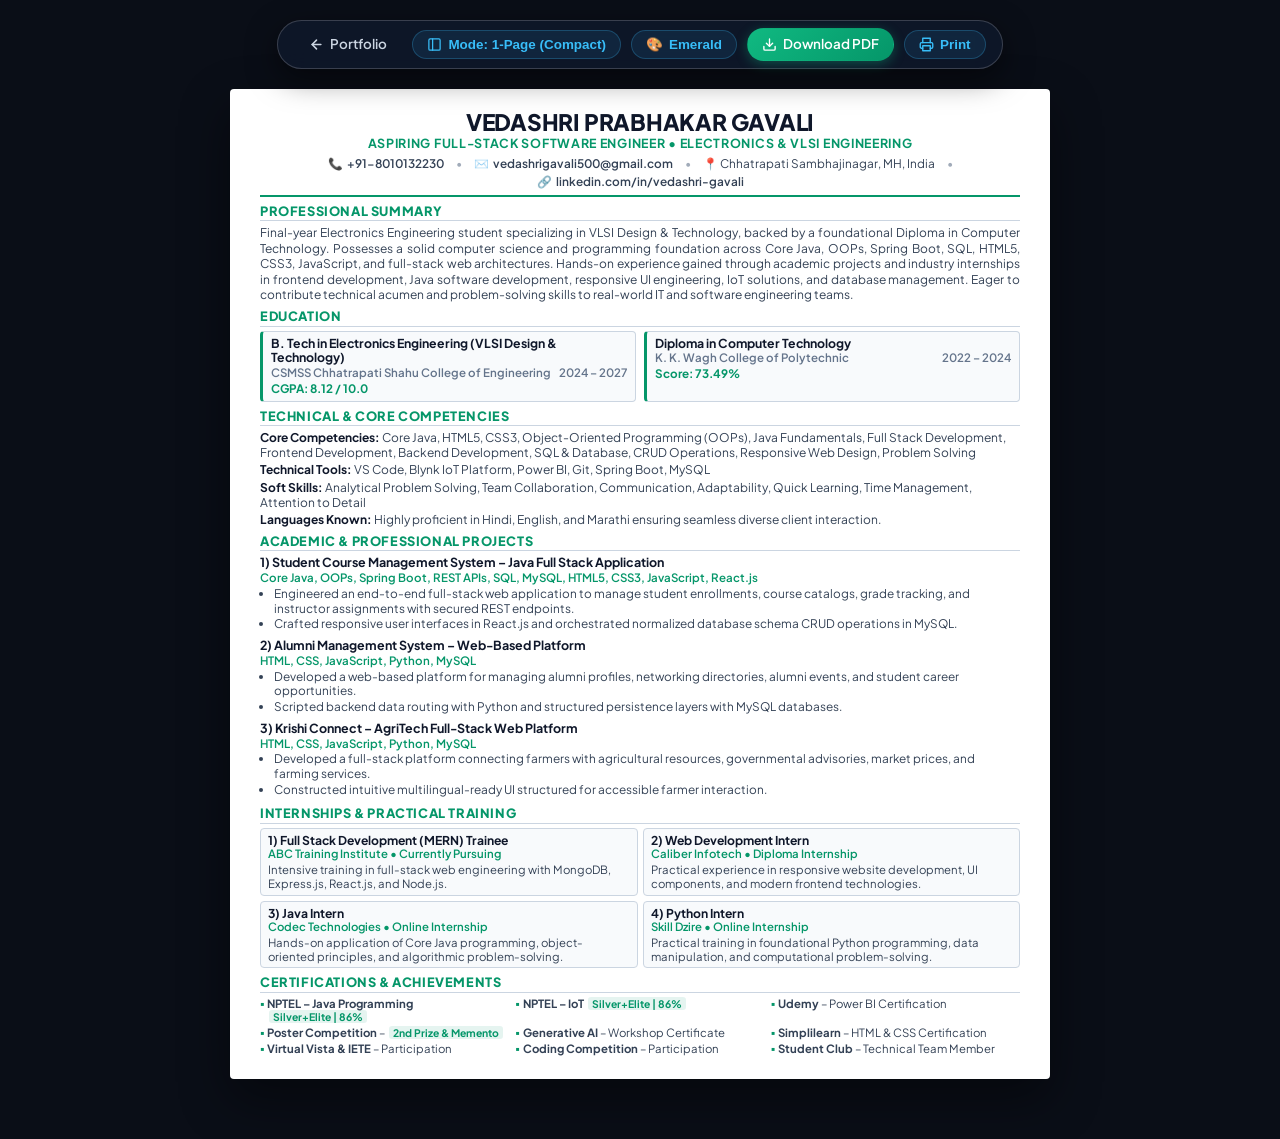
<file: resume.html>
<!DOCTYPE html>
<html lang="en">
<head>
  <meta charset="UTF-8">
  <meta name="viewport" content="width=device-width, initial-scale=1.0">
  <title>Vedashri Prabhakar Gavali | Professional Resume CV</title>
  <meta name="description" content="Official Resume of Vedashri Prabhakar Gavali - Aspiring Full-Stack Software Engineer & Electronics Engineering Graduate.">

  <!-- Google Fonts -->
  <link rel="preconnect" href="https://fonts.googleapis.com">
  <link rel="preconnect" href="https://fonts.gstatic.com" crossorigin>
  <link href="https://fonts.googleapis.com/css2?family=Plus+Jakarta+Sans:wght@400;500;600;700;800&family=JetBrains+Mono:wght@500;700&display=swap" rel="stylesheet">

  <style>
    /* ==========================================================================
       RESUME DESIGN SYSTEM (1-PAGE ATS COMPACT & 2-PAGE DETAILED)
       ========================================================================== */
    :root {
      --bg-page: #0a0e17;
      --paper-bg: #ffffff;
      --text-dark: #0f172a;
      --text-muted: #334155;
      --text-light: #64748b;
      --accent: #059669;
      --accent-light: #10b981;
      --accent-badge: rgba(5, 150, 105, 0.1);
      --accent-border: rgba(5, 150, 105, 0.25);
      --border-color: #cbd5e1;
      --card-bg: #f8fafc;
      --font-main: 'Plus Jakarta Sans', -apple-system, BlinkMacSystemFont, 'Segoe UI', Roboto, sans-serif;
      --font-mono: 'JetBrains Mono', monospace;
    }

    /* Navy Executive Theme */
    [data-resume-theme="navy"] {
      --accent: #1d4ed8;
      --accent-light: #3b82f6;
      --accent-badge: rgba(29, 78, 216, 0.1);
      --accent-border: rgba(29, 78, 216, 0.25);
    }

    /* Minimalist ATS Monochrome Theme */
    [data-resume-theme="mono"] {
      --accent: #0f172a;
      --accent-light: #334155;
      --accent-badge: rgba(15, 23, 42, 0.08);
      --accent-border: rgba(15, 23, 42, 0.2);
      --border-color: #94a3b8;
    }

    *, *::before, *::after {
      box-sizing: border-box;
      margin: 0;
      padding: 0;
    }

    body {
      font-family: var(--font-main);
      background-color: var(--bg-page);
      color: var(--text-dark);
      line-height: 1.4;
      padding: 20px 14px 60px;
      display: flex;
      flex-direction: column;
      align-items: center;
      min-height: 100vh;
      transition: background-color 0.2s ease;
      -webkit-font-smoothing: antialiased;
    }

    /* Floating Toolbar */
    .action-bar {
      position: sticky;
      top: 12px;
      z-index: 200;
      background: rgba(15, 23, 42, 0.92);
      backdrop-filter: blur(16px);
      -webkit-backdrop-filter: blur(16px);
      border: 1px solid rgba(255, 255, 255, 0.18);
      border-radius: 9999px;
      padding: 7px 16px;
      display: flex;
      align-items: center;
      gap: 10px;
      margin-bottom: 20px;
      box-shadow: 0 10px 30px rgba(0, 0, 0, 0.5);
    }

    .action-btn {
      display: inline-flex;
      align-items: center;
      gap: 6px;
      padding: 6px 14px;
      font-size: 0.84rem;
      font-weight: 600;
      border-radius: 9999px;
      cursor: pointer;
      text-decoration: none;
      transition: all 0.2s ease;
      border: 1px solid transparent;
      white-space: nowrap;
      user-select: none;
      background: transparent;
    }

    .btn-back {
      color: #cbd5e1;
    }
    .btn-back:hover {
      color: #ffffff;
      background: rgba(255, 255, 255, 0.1);
    }

    .btn-control {
      color: #38bdf8;
      background: rgba(56, 189, 248, 0.1);
      border-color: rgba(56, 189, 248, 0.25);
    }
    .btn-control:hover {
      background: rgba(56, 189, 248, 0.22);
    }

    .btn-print {
      color: #ffffff;
      background: linear-gradient(135deg, var(--accent-light) 0%, var(--accent) 100%);
      box-shadow: 0 3px 12px rgba(16, 185, 129, 0.35);
    }
    .btn-print:hover {
      transform: translateY(-1px);
      box-shadow: 0 5px 18px rgba(16, 185, 129, 0.5);
    }

    /* Resume Document Canvas */
    .resume-sheet {
      width: 100%;
      max-width: 820px;
      background: var(--paper-bg);
      box-shadow: 0 20px 50px rgba(0, 0, 0, 0.45);
      border-radius: 4px;
      position: relative;
      transition: all 0.25s ease;
    }

    /* ==========================================================================
       1-PAGE COMPACT ATS MODE (FITS 100% ON EXACTLY ONE A4 PAGE)
       ========================================================================== */
    .mode-1page .resume-sheet {
      padding: 20px 30px 16px;
      font-size: 0.77rem;
      line-height: 1.28;
    }

    .mode-1page .resume-header {
      padding-bottom: 6px;
      margin-bottom: 6px;
      border-bottom: 2px solid var(--accent);
      text-align: center;
    }

    .mode-1page .candidate-name {
      font-size: 1.42rem;
      font-weight: 800;
      letter-spacing: -0.01em;
      line-height: 1.1;
      margin-bottom: 2px;
    }

    .mode-1page .candidate-title {
      font-size: 0.78rem;
      font-weight: 700;
      color: var(--accent);
      text-transform: uppercase;
      letter-spacing: 0.7px;
      margin-bottom: 4px;
    }

    .mode-1page .contact-row {
      display: flex;
      flex-wrap: wrap;
      justify-content: center;
      align-items: center;
      gap: 3px 12px;
      font-size: 0.74rem;
      color: var(--text-muted);
    }

    .mode-1page .contact-item {
      display: inline-flex;
      align-items: center;
      gap: 4px;
      white-space: nowrap;
    }

    .mode-1page .contact-item a {
      color: var(--text-muted);
      text-decoration: none;
      font-weight: 600;
    }
    .mode-1page .contact-item a:hover {
      color: var(--accent);
      text-decoration: underline;
    }

    .mode-1page .contact-separator {
      color: var(--text-light);
      opacity: 0.6;
    }

    .mode-1page .resume-section {
      margin-bottom: 6px;
    }

    .mode-1page .section-heading {
      font-size: 0.8rem;
      font-weight: 800;
      text-transform: uppercase;
      letter-spacing: 0.6px;
      color: var(--accent);
      border-bottom: 1.5px solid var(--border-color);
      padding-bottom: 1px;
      margin-bottom: 4px;
      display: flex;
      justify-content: space-between;
      align-items: baseline;
    }

    .mode-1page .summary-text {
      color: var(--text-muted);
      font-size: 0.75rem;
      line-height: 1.28;
      text-align: justify;
    }

    /* Side-by-side Education Grid in 1-Page Mode */
    .mode-1page .education-grid {
      display: grid !important;
      grid-template-columns: 1fr 1fr !important;
      gap: 8px !important;
    }

    .mode-1page .edu-card {
      background: var(--card-bg);
      border: 1px solid var(--border-color);
      border-left: 3px solid var(--accent);
      border-radius: 4px;
      padding: 4px 8px;
    }

    .mode-1page .edu-degree {
      font-size: 0.77rem;
      font-weight: 700;
      color: var(--text-dark);
      line-height: 1.2;
    }

    .mode-1page .edu-meta {
      display: flex;
      justify-content: space-between;
      align-items: baseline;
      gap: 6px;
      font-size: 0.72rem;
      color: var(--text-light);
      font-weight: 600;
      margin-top: 1px;
    }

    .mode-1page .edu-inst {
      flex: 1;
    }

    .mode-1page .edu-year {
      white-space: nowrap;
      flex-shrink: 0;
    }

    .mode-1page .edu-grade {
      font-size: 0.73rem;
      color: var(--accent);
      font-weight: 700;
      margin-top: 1px;
    }

    /* Competencies in 1-Page Mode */
    .mode-1page .competencies-container {
      display: flex;
      flex-direction: column;
      gap: 2px;
      font-size: 0.75rem;
      line-height: 1.26;
    }

    .mode-1page .comp-line strong {
      color: var(--text-dark);
      font-weight: 700;
    }
    .mode-1page .comp-line span {
      color: var(--text-muted);
    }

    /* Projects in 1-Page Mode */
    .mode-1page .projects-container {
      display: flex;
      flex-direction: column;
      gap: 4px;
    }

    .mode-1page .project-item {
      padding-bottom: 1px;
    }

    .mode-1page .project-header {
      display: flex;
      justify-content: space-between;
      align-items: baseline;
      gap: 8px;
    }

    .mode-1page .project-name {
      font-size: 0.78rem;
      font-weight: 700;
      color: var(--text-dark);
    }

    .mode-1page .project-tech {
      font-size: 0.72rem;
      color: var(--accent);
      font-weight: 600;
      margin-bottom: 1px;
    }

    .mode-1page .project-bullets {
      list-style-type: disc;
      padding-left: 14px;
      font-size: 0.74rem;
      color: var(--text-muted);
      line-height: 1.24;
    }

    .mode-1page .project-bullets li {
      margin-bottom: 1px;
    }

    /* Internships 2x2 Grid in 1-Page Mode */
    .mode-1page .internships-grid {
      display: grid !important;
      grid-template-columns: 1fr 1fr !important;
      gap: 5px !important;
    }

    .mode-1page .intern-card {
      background: var(--card-bg);
      border: 1px solid var(--border-color);
      border-radius: 4px;
      padding: 4px 7px;
    }

    .mode-1page .intern-title {
      font-size: 0.76rem;
      font-weight: 700;
      color: var(--text-dark);
      line-height: 1.2;
    }

    .mode-1page .intern-company {
      font-size: 0.71rem;
      color: var(--accent);
      font-weight: 600;
    }

    .mode-1page .intern-desc {
      font-size: 0.71rem;
      color: var(--text-muted);
      line-height: 1.22;
      margin-top: 1px;
    }

    /* Certifications 3-Column Grid in 1-Page Mode */
    .mode-1page .cert-grid {
      display: grid !important;
      grid-template-columns: repeat(3, 1fr) !important;
      gap: 2px 6px !important;
      font-size: 0.71rem;
      color: var(--text-muted);
    }

    .mode-1page .cert-cell {
      display: flex;
      align-items: baseline;
      gap: 3px;
      line-height: 1.2;
    }

    .mode-1page .cert-cell::before {
      content: '▪';
      color: var(--accent);
      font-size: 0.75rem;
    }

    .mode-1page .cert-badge {
      font-size: 0.65rem;
      font-weight: 700;
      color: var(--accent);
      background: var(--accent-badge);
      padding: 0 4px;
      border-radius: 3px;
      margin-left: 2px;
      white-space: nowrap;
    }

    .mode-1page .page-break-hint {
      display: none !important;
    }

    /* ==========================================================================
       2-PAGE DETAILED MODE
       ========================================================================== */
    .mode-2page .resume-sheet {
      padding: 44px 52px;
      font-size: 0.92rem;
      line-height: 1.55;
    }

    .mode-2page .resume-header {
      border-bottom: 2px solid var(--accent);
      padding-bottom: 14px;
      margin-bottom: 18px;
      text-align: center;
    }

    .mode-2page .candidate-name {
      font-size: 1.95rem;
      font-weight: 800;
      letter-spacing: -0.02em;
      line-height: 1.15;
      margin-bottom: 4px;
    }

    .mode-2page .candidate-title {
      font-size: 0.92rem;
      font-weight: 700;
      color: var(--accent);
      text-transform: uppercase;
      letter-spacing: 1px;
      margin-bottom: 8px;
    }

    .mode-2page .contact-row {
      display: flex;
      flex-wrap: wrap;
      justify-content: center;
      align-items: center;
      gap: 8px 18px;
      font-size: 0.86rem;
      color: var(--text-muted);
    }

    .mode-2page .contact-item {
      display: inline-flex;
      align-items: center;
      gap: 5px;
    }

    .mode-2page .contact-item a {
      color: var(--text-muted);
      text-decoration: none;
      font-weight: 600;
    }
    .mode-2page .contact-item a:hover {
      color: var(--accent);
      text-decoration: underline;
    }

    .mode-2page .contact-separator {
      color: var(--text-light);
    }

    .mode-2page .resume-section {
      margin-bottom: 20px;
    }

    .mode-2page .section-heading {
      font-size: 1.08rem;
      font-weight: 800;
      text-transform: uppercase;
      letter-spacing: 0.8px;
      color: var(--accent);
      border-bottom: 1.5px solid var(--border-color);
      padding-bottom: 4px;
      margin-bottom: 11px;
    }

    .mode-2page .summary-text {
      color: var(--text-muted);
      font-size: 0.9rem;
      line-height: 1.6;
      text-align: justify;
    }

    .mode-2page .education-grid {
      display: flex;
      flex-direction: column;
      gap: 12px;
    }

    .mode-2page .edu-card {
      background: transparent;
      border: none;
      border-left: 3px solid var(--accent);
      padding-left: 12px;
    }

    .mode-2page .edu-degree {
      font-size: 0.95rem;
      font-weight: 700;
      color: var(--text-dark);
    }

    .mode-2page .edu-meta {
      display: flex;
      justify-content: space-between;
      font-size: 0.86rem;
      color: var(--text-muted);
      margin-top: 2px;
    }

    .mode-2page .edu-grade {
      font-size: 0.86rem;
      color: var(--accent);
      font-weight: 700;
      margin-top: 2px;
    }

    .mode-2page .competencies-container {
      display: flex;
      flex-direction: column;
      gap: 7px;
      font-size: 0.88rem;
      line-height: 1.5;
    }

    .mode-2page .comp-line strong {
      color: var(--text-dark);
      font-weight: 700;
    }
    .mode-2page .comp-line span {
      color: var(--text-muted);
    }

    .mode-2page .projects-container {
      display: flex;
      flex-direction: column;
      gap: 14px;
    }

    .mode-2page .project-item {
      padding-bottom: 6px;
    }

    .mode-2page .project-header {
      display: flex;
      justify-content: space-between;
      align-items: baseline;
      margin-bottom: 2px;
    }

    .mode-2page .project-name {
      font-size: 0.94rem;
      font-weight: 700;
      color: var(--text-dark);
    }

    .mode-2page .project-tech {
      font-size: 0.84rem;
      color: var(--accent);
      font-weight: 600;
      margin-bottom: 4px;
    }

    .mode-2page .project-bullets {
      list-style-type: disc;
      padding-left: 18px;
      font-size: 0.86rem;
      color: var(--text-muted);
      line-height: 1.45;
    }

    .mode-2page .project-bullets li {
      margin-bottom: 3px;
    }

    .mode-2page .internships-grid {
      display: flex;
      flex-direction: column;
      gap: 12px;
    }

    .mode-2page .intern-card {
      background: var(--card-bg);
      border: 1px solid var(--border-color);
      border-radius: 6px;
      padding: 10px 14px;
    }

    .mode-2page .intern-title {
      font-size: 0.92rem;
      font-weight: 700;
      color: var(--text-dark);
    }

    .mode-2page .intern-company {
      font-size: 0.84rem;
      color: var(--accent);
      font-weight: 600;
      margin-top: 2px;
    }

    .mode-2page .intern-desc {
      font-size: 0.85rem;
      color: var(--text-muted);
      line-height: 1.45;
      margin-top: 4px;
    }

    .mode-2page .cert-grid {
      display: grid;
      grid-template-columns: 1fr 1fr;
      gap: 8px 18px;
      font-size: 0.86rem;
      color: var(--text-muted);
    }

    .mode-2page .cert-cell {
      display: flex;
      align-items: baseline;
      gap: 6px;
    }

    .mode-2page .cert-cell::before {
      content: '▪';
      color: var(--accent);
      font-size: 0.9rem;
    }

    .mode-2page .cert-badge {
      font-size: 0.74rem;
      font-weight: 700;
      color: var(--accent);
      background: var(--accent-badge);
      padding: 1px 6px;
      border-radius: 4px;
      margin-left: 4px;
    }

    .mode-2page .page-break-hint {
      display: block;
      border-top: 1px dashed #cbd5e1;
      margin: 30px 0;
      position: relative;
      text-align: center;
    }

    .mode-2page .page-break-hint::after {
      content: 'PAGE 2 BEGINS HERE (Auto-breaks when printing)';
      position: absolute;
      top: -10px;
      left: 50%;
      transform: translateX(-50%);
      background: #f1f5f9;
      color: #64748b;
      font-size: 0.72rem;
      font-weight: 700;
      letter-spacing: 1px;
      padding: 2px 12px;
      border-radius: 999px;
    }

    /* ==========================================================================
       PRINT SPECIFIC STYLESHEET (PERFECT ZERO-SPILLOVER A4 EXPORT)
       ========================================================================== */
    @media print {
      @page {
        size: A4 portrait;
        margin: 5mm 8mm 5mm 8mm;
      }

      html, body {
        background: #ffffff !important;
        padding: 0 !important;
        margin: 0 !important;
        min-height: auto !important;
        width: 100% !important;
        -webkit-print-color-adjust: exact !important;
        print-color-adjust: exact !important;
      }

      /* 1-Page Mode: STRICT single-page constraint so NO 2nd blank page can ever generate */
      body.mode-1page {
        height: 100% !important;
        max-height: 287mm !important;
        overflow: hidden !important;
      }

      body.mode-1page .resume-sheet {
        box-shadow: none !important;
        border-radius: 0 !important;
        padding: 0 !important;
        width: 100% !important;
        max-width: 100% !important;
        page-break-after: avoid !important;
        page-break-inside: avoid !important;
        break-after: avoid !important;
      }

      .mode-1page .education-grid {
        display: grid !important;
        grid-template-columns: 1fr 1fr !important;
        gap: 8px !important;
      }

      .mode-1page .internships-grid {
        display: grid !important;
        grid-template-columns: 1fr 1fr !important;
        gap: 5px !important;
      }

      .mode-1page .cert-grid {
        display: grid !important;
        grid-template-columns: repeat(3, 1fr) !important;
        gap: 2px 6px !important;
      }

      .action-bar {
        display: none !important;
      }

      .page-break-hint {
        display: none !important;
      }

      a {
        text-decoration: none !important;
        color: inherit !important;
      }

      /* In 2-Page mode, trigger explicit break */
      .mode-2page .page-break-target {
        page-break-before: always !important;
        break-before: page !important;
        padding-top: 8mm !important;
      }
    }

    /* Mobile Responsive (Only applies on screens, never print) */
    @media screen and (max-width: 768px) {
      .action-bar {
        flex-wrap: wrap;
        border-radius: 16px;
        justify-content: center;
        width: 100%;
      }
      .resume-sheet {
        padding: 20px 16px;
      }
      .mode-1page .education-grid,
      .mode-1page .internships-grid,
      .mode-1page .cert-grid {
        grid-template-columns: 1fr !important;
      }
    }
  </style>
</head>
<body id="resume-body" class="mode-1page">

  <!-- Floating Control Toolbar -->
  <header class="action-bar" role="toolbar" aria-label="Resume Controls">
    <a href="index.html" class="action-btn btn-back">
      <svg width="15" height="15" viewBox="0 0 24 24" fill="none" stroke="currentColor" stroke-width="2.5" stroke-linecap="round" stroke-linejoin="round"><line x1="19" y1="12" x2="5" y2="12"></line><polyline points="12 19 5 12 12 5"></polyline></svg>
      Portfolio
    </a>

    <!-- Layout Toggle: 1-Page Compact ATS vs 2-Page Detailed -->
    <button class="action-btn btn-control" id="format-toggle-btn" title="Toggle between 1-page compact and 2-page detailed CV layout">
      <svg width="15" height="15" viewBox="0 0 24 24" fill="none" stroke="currentColor" stroke-width="2" stroke-linecap="round" stroke-linejoin="round"><rect x="3" y="3" width="18" height="18" rx="2" ry="2"></rect><line x1="9" y1="3" x2="9" y2="21"></line></svg>
      <span id="format-label">Mode: 1-Page (Compact)</span>
    </button>

    <!-- Color Theme Switcher: Emerald / Navy / Mono -->
    <button class="action-btn btn-control" id="theme-btn" title="Switch Resume Color Palette">
      🎨 <span id="theme-label">Emerald</span>
    </button>

    <!-- Direct PDF Download -->
    <a href="Vedashri_Gavali_Resume.pdf" download="Vedashri_Gavali_Resume.pdf" class="action-btn btn-print" title="Direct Download Official 1-Page PDF Resume">
      <svg width="15" height="15" viewBox="0 0 24 24" fill="none" stroke="currentColor" stroke-width="2.2" stroke-linecap="round" stroke-linejoin="round"><path d="M21 15v4a2 2 0 0 1-2 2H5a2 2 0 0 1-2-2v-4"/><polyline points="7 10 12 15 17 10"/><line x1="12" x2="12" y1="15" y2="3"/></svg>
      Download PDF
    </a>

    <!-- Print / Save as PDF -->
    <button class="action-btn btn-control" onclick="window.print()" title="Print or Save as PDF">
      <svg width="15" height="15" viewBox="0 0 24 24" fill="none" stroke="currentColor" stroke-width="2.2" stroke-linecap="round" stroke-linejoin="round"><polyline points="6 9 6 2 18 2 18 9"></polyline><path d="M6 18H4a2 2 0 0 1-2-2v-5a2 2 0 0 1 2-2h16a2 2 0 0 1 2 2v5a2 2 0 0 1-2 2h-2"></path><rect x="6" y="14" width="12" height="8"></rect></svg>
      Print
    </button>
  </header>

  <!-- Complete Resume Sheet -->
  <main class="resume-sheet" id="resume-sheet">
    
    <!-- Executive Header -->
    <header class="resume-header">
      <h1 class="candidate-name">VEDASHRI PRABHAKAR GAVALI</h1>
      <p class="candidate-title">Aspiring Full-Stack Software Engineer &bull; Electronics &amp; VLSI Engineering</p>
      <div class="contact-row">
        <span class="contact-item">
          📞 <a href="tel:+918010132230">+91-8010132230</a>
        </span>
        <span class="contact-separator">&bull;</span>
        <span class="contact-item">
          ✉️ <a href="mailto:vedashrigavali500@gmail.com">vedashrigavali500@gmail.com</a>
        </span>
        <span class="contact-separator">&bull;</span>
        <span class="contact-item">
          📍 Chhatrapati Sambhajinagar, MH, India
        </span>
        <span class="contact-separator">&bull;</span>
        <span class="contact-item">
          🔗 <a href="https://linkedin.com/in/vedashri-gavali" target="_blank" rel="noopener noreferrer">linkedin.com/in/vedashri-gavali</a>
        </span>
      </div>
    </header>

    <!-- Professional Summary -->
    <section class="resume-section">
      <h2 class="section-heading">Professional Summary</h2>
      <p class="summary-text">
        Final-year Electronics Engineering student specializing in VLSI Design &amp; Technology, backed by a foundational Diploma in Computer Technology. Possesses a solid computer science and programming foundation across Core Java, OOPs, Spring Boot, SQL, HTML5, CSS3, JavaScript, and full-stack web architectures. Hands-on experience gained through academic projects and industry internships in frontend development, Java software development, responsive UI engineering, IoT solutions, and database management. Eager to contribute technical acumen and problem-solving skills to real-world IT and software engineering teams.
      </p>
    </section>

    <!-- Education (Side-by-side in 1-Page Mode) -->
    <section class="resume-section">
      <h2 class="section-heading">Education</h2>
      <div class="education-grid">
        <div class="edu-card">
          <div class="edu-degree">B. Tech in Electronics Engineering (VLSI Design &amp; Technology)</div>
          <div class="edu-meta">
            <span class="edu-inst">CSMSS Chhatrapati Shahu College of Engineering</span>
            <span class="edu-year">2024 &ndash; 2027</span>
          </div>
          <div class="edu-grade">CGPA: 8.12 / 10.0</div>
        </div>

        <div class="edu-card">
          <div class="edu-degree">Diploma in Computer Technology</div>
          <div class="edu-meta">
            <span class="edu-inst">K. K. Wagh College of Polytechnic</span>
            <span class="edu-year">2022 &ndash; 2024</span>
          </div>
          <div class="edu-grade">Score: 73.49%</div>
        </div>
      </div>
    </section>

    <!-- Technical & Core Competencies -->
    <section class="resume-section">
      <h2 class="section-heading">Technical &amp; Core Competencies</h2>
      <div class="competencies-container">
        <div class="comp-line">
          <strong>Core Competencies:</strong>
          <span>Core Java, HTML5, CSS3, Object-Oriented Programming (OOPs), Java Fundamentals, Full Stack Development, Frontend Development, Backend Development, SQL &amp; Database, CRUD Operations, Responsive Web Design, Problem Solving</span>
        </div>
        <div class="comp-line">
          <strong>Technical Tools:</strong>
          <span>VS Code, Blynk IoT Platform, Power BI, Git, Spring Boot, MySQL</span>
        </div>
        <div class="comp-line">
          <strong>Soft Skills:</strong>
          <span>Analytical Problem Solving, Team Collaboration, Communication, Adaptability, Quick Learning, Time Management, Attention to Detail</span>
        </div>
        <div class="comp-line">
          <strong>Languages Known:</strong>
          <span>Highly proficient in Hindi, English, and Marathi ensuring seamless diverse client interaction.</span>
        </div>
      </div>
    </section>

    <!-- Academic & Professional Projects -->
    <section class="resume-section">
      <h2 class="section-heading">Academic &amp; Professional Projects</h2>
      <div class="projects-container">
        
        <!-- Project 1 -->
        <article class="project-item">
          <div class="project-header">
            <h3 class="project-name">1) Student Course Management System &ndash; Java Full Stack Application</h3>
          </div>
          <div class="project-tech">Core Java, OOPs, Spring Boot, REST APIs, SQL, MySQL, HTML5, CSS3, JavaScript, React.js</div>
          <ul class="project-bullets">
            <li>Engineered an end-to-end full-stack web application to manage student enrollments, course catalogs, grade tracking, and instructor assignments with secured REST endpoints.</li>
            <li>Crafted responsive user interfaces in React.js and orchestrated normalized database schema CRUD operations in MySQL.</li>
          </ul>
        </article>

        <!-- Project 2 -->
        <article class="project-item">
          <div class="project-header">
            <h3 class="project-name">2) Alumni Management System &ndash; Web-Based Platform</h3>
          </div>
          <div class="project-tech">HTML, CSS, JavaScript, Python, MySQL</div>
          <ul class="project-bullets">
            <li>Developed a web-based platform for managing alumni profiles, networking directories, alumni events, and student career opportunities.</li>
            <li>Scripted backend data routing with Python and structured persistence layers with MySQL databases.</li>
          </ul>
        </article>

        <!-- Project 3 -->
        <article class="project-item">
          <div class="project-header">
            <h3 class="project-name">3) Krishi Connect &ndash; AgriTech Full-Stack Web Platform</h3>
          </div>
          <div class="project-tech">HTML, CSS, JavaScript, Python, MySQL</div>
          <ul class="project-bullets">
            <li>Developed a full-stack platform connecting farmers with agricultural resources, governmental advisories, market prices, and farming services.</li>
            <li>Constructed intuitive multilingual-ready UI structured for accessible farmer interaction.</li>
          </ul>
        </article>

      </div>
    </section>

    <!-- 2-Page Mode Break Point -->
    <div class="page-break-hint" aria-hidden="true"></div>

    <!-- Internships & Practical Experience (2x2 Grid in 1-Page Mode) -->
    <section class="resume-section page-break-target">
      <h2 class="section-heading">Internships &amp; Practical Training</h2>
      <div class="internships-grid">
        
        <div class="intern-card">
          <div class="intern-title">1) Full Stack Development (MERN) Trainee</div>
          <div class="intern-company">ABC Training Institute &bull; Currently Pursuing</div>
          <div class="intern-desc">Intensive training in full-stack web engineering with MongoDB, Express.js, React.js, and Node.js.</div>
        </div>

        <div class="intern-card">
          <div class="intern-title">2) Web Development Intern</div>
          <div class="intern-company">Caliber Infotech &bull; Diploma Internship</div>
          <div class="intern-desc">Practical experience in responsive website development, UI components, and modern frontend technologies.</div>
        </div>

        <div class="intern-card">
          <div class="intern-title">3) Java Intern</div>
          <div class="intern-company">Codec Technologies &bull; Online Internship</div>
          <div class="intern-desc">Hands-on application of Core Java programming, object-oriented principles, and algorithmic problem-solving.</div>
        </div>

        <div class="intern-card">
          <div class="intern-title">4) Python Intern</div>
          <div class="intern-company">Skill Dzire &bull; Online Internship</div>
          <div class="intern-desc">Practical training in foundational Python programming, data manipulation, and computational problem-solving.</div>
        </div>

      </div>
    </section>

    <!-- Certifications & Achievements (3-Column Grid in 1-Page Mode) -->
    <section class="resume-section">
      <h2 class="section-heading">Certifications &amp; Achievements</h2>
      <div class="cert-grid">
        <div class="cert-cell">
          <span><strong>NPTEL &ndash; Java Programming</strong> <span class="cert-badge">Silver+Elite | 86%</span></span>
        </div>
        <div class="cert-cell">
          <span><strong>NPTEL &ndash; IoT</strong> <span class="cert-badge">Silver+Elite | 86%</span></span>
        </div>
        <div class="cert-cell">
          <span><strong>Udemy</strong> &ndash; Power BI Certification</span>
        </div>
        <div class="cert-cell">
          <span><strong>Poster Competition</strong> &ndash; <span class="cert-badge">2nd Prize &amp; Memento</span></span>
        </div>
        <div class="cert-cell">
          <span><strong>Generative AI</strong> &ndash; Workshop Certificate</span>
        </div>
        <div class="cert-cell">
          <span><strong>Simplilearn</strong> &ndash; HTML &amp; CSS Certification</span>
        </div>
        <div class="cert-cell">
          <span><strong>Virtual Vista &amp; IETE</strong> &ndash; Participation</span>
        </div>
        <div class="cert-cell">
          <span><strong>Coding Competition</strong> &ndash; Participation</span>
        </div>
        <div class="cert-cell">
          <span><strong>Student Club</strong> &ndash; Technical Team Member</span>
        </div>
      </div>
    </section>

  </main>

  <script>
    // 1. Layout Mode Switcher (1-Page Compact vs 2-Page Detailed)
    const formatBtn = document.getElementById('format-toggle-btn');
    const formatLabel = document.getElementById('format-label');
    let is1Page = true;

    formatBtn.addEventListener('click', () => {
      is1Page = !is1Page;
      if (is1Page) {
        document.body.classList.remove('mode-2page');
        document.body.classList.add('mode-1page');
        formatLabel.textContent = 'Mode: 1-Page (Compact)';
      } else {
        document.body.classList.remove('mode-1page');
        document.body.classList.add('mode-2page');
        formatLabel.textContent = 'Mode: 2-Page (Detailed)';
      }
    });

    // 2. Color Palette Switcher (Emerald -> Navy -> Mono)
    const themeBtn = document.getElementById('theme-btn');
    const themeLabel = document.getElementById('theme-label');
    const themes = ['emerald', 'navy', 'mono'];
    let themeIndex = 0;

    themeBtn.addEventListener('click', () => {
      themeIndex = (themeIndex + 1) % themes.length;
      const selected = themes[themeIndex];

      if (selected === 'emerald') {
        document.documentElement.removeAttribute('data-resume-theme');
        themeLabel.textContent = 'Emerald';
      } else if (selected === 'navy') {
        document.documentElement.setAttribute('data-resume-theme', 'navy');
        themeLabel.textContent = 'Navy';
      } else {
        document.documentElement.setAttribute('data-resume-theme', 'mono');
        themeLabel.textContent = 'Mono ATS';
      }
    });
  </script>
</body>
</html>
</file>
<file: style.css>
/* ==========================================================================
   VEDASHRI PRABHAKAR GAVALI - MODERN PRESTIGE PORTFOLIO STYLESHEET
   Aesthetics: Aurora Emerald & Amethyst Glow, Obsidian Glassmorphism, Fluid Responsiveness
   ========================================================================== */

/* --------------------------------------------------
   1. DESIGN TOKENS & DYNAMIC THEMES
   -------------------------------------------------- */
:root {
  /* DARK THEME (Default) */
  --bg-primary: #070a13;
  --bg-secondary: #0d1424;
  --bg-tertiary: #131c31;
  --bg-card: rgba(13, 20, 36, 0.72);
  --bg-card-hover: rgba(19, 29, 52, 0.88);
  --bg-glass: rgba(255, 255, 255, 0.04);
  --bg-input: rgba(7, 10, 19, 0.65);

  /* Primary Brand Accent (Electric Emerald & Mint) */
  --primary: #10b981;
  --primary-light: #34d399;
  --primary-dark: #059669;
  --primary-glow: rgba(16, 185, 129, 0.35);

  /* Secondary Accents (Cyan & Royal Amethyst) */
  --accent-cyan: #06b6d4;
  --accent-cyan-light: #22d3ee;
  --accent-cyan-glow: rgba(6, 182, 212, 0.35);

  --accent-violet: #8b5cf6;
  --accent-violet-light: #a78bfa;
  --accent-violet-glow: rgba(139, 92, 246, 0.35);

  --accent-gold: #f59e0b;
  --accent-gold-light: #fbbf24;
  --accent-gold-glow: rgba(245, 158, 11, 0.3);

  /* Text & Readability */
  --text-main: #f8fafc;
  --text-muted: #94a3b8;
  --text-dim: #64748b;
  --text-highlight: #34d399;

  /* Borders */
  --border-subtle: rgba(255, 255, 255, 0.08);
  --border-hover: rgba(52, 211, 153, 0.4);
  --border-card: rgba(255, 255, 255, 0.06);

  /* Shadows & Ambient Lighting */
  --shadow-sm: 0 4px 12px rgba(0, 0, 0, 0.4);
  --shadow-md: 0 12px 30px -6px rgba(0, 0, 0, 0.55);
  --shadow-lg: 0 24px 45px -12px rgba(0, 0, 0, 0.7);
  --shadow-glow: 0 0 28px var(--primary-glow);
  --shadow-aurora: 0 0 35px var(--accent-cyan-glow);

  /* Typography */
  --font-sans: 'Plus Jakarta Sans', system-ui, -apple-system, sans-serif;
  --font-mono: 'JetBrains Mono', monospace;

  /* Transitions */
  --transition-fast: 0.2s cubic-bezier(0.4, 0, 0.2, 1);
  --transition-base: 0.3s cubic-bezier(0.4, 0, 0.2, 1);
  --transition-smooth: 0.45s cubic-bezier(0.16, 1, 0.3, 1);

  /* Dimensions */
  --max-width: 1200px;
  --header-height: 76px;
  --radius-sm: 8px;
  --radius-md: 14px;
  --radius-lg: 22px;
  --radius-full: 9999px;

  /* Aurora Background Gradients */
  --bg-aurora-1: rgba(16, 185, 129, 0.12);
  --bg-aurora-2: rgba(6, 182, 212, 0.10);
  --bg-aurora-3: rgba(139, 92, 246, 0.10);
}

/* LIGHT THEME TOKENS */
[data-theme="light"] {
  --bg-primary: #f8fafc;
  --bg-secondary: #ffffff;
  --bg-tertiary: #f1f5f9;
  --bg-card: rgba(255, 255, 255, 0.85);
  --bg-card-hover: rgba(255, 255, 255, 0.98);
  --bg-glass: rgba(15, 23, 42, 0.02);
  --bg-input: #ffffff;

  --primary: #059669;
  --primary-light: #10b981;
  --primary-dark: #047857;
  --primary-glow: rgba(16, 185, 129, 0.2);

  --accent-cyan: #0284c7;
  --accent-cyan-light: #0ea5e9;
  --accent-cyan-glow: rgba(14, 165, 233, 0.2);

  --accent-violet: #7c3aed;
  --accent-violet-light: #8b5cf6;
  --accent-violet-glow: rgba(124, 58, 237, 0.2);

  --text-main: #0f172a;
  --text-muted: #475569;
  --text-dim: #94a3b8;
  --text-highlight: #059669;

  --border-subtle: rgba(15, 23, 42, 0.08);
  --border-hover: rgba(5, 150, 105, 0.4);
  --border-card: rgba(15, 23, 42, 0.06);

  --shadow-sm: 0 4px 12px rgba(15, 23, 42, 0.05);
  --shadow-md: 0 12px 30px -6px rgba(15, 23, 42, 0.08);
  --shadow-lg: 0 24px 45px -12px rgba(15, 23, 42, 0.12);
  --shadow-glow: 0 0 24px rgba(16, 185, 129, 0.18);
  --shadow-aurora: 0 0 28px rgba(14, 165, 233, 0.15);

  --bg-aurora-1: rgba(16, 185, 129, 0.07);
  --bg-aurora-2: rgba(14, 165, 233, 0.06);
  --bg-aurora-3: rgba(139, 92, 246, 0.06);
}

/* --------------------------------------------------
   2. GLOBAL RESETS & FOUNDATION
   -------------------------------------------------- */
*,
*::before,
*::after {
  box-sizing: border-box;
  margin: 0;
  padding: 0;
}

html {
  scroll-behavior: smooth;
  scroll-padding-top: calc(var(--header-height) + 20px);
}

body {
  font-family: var(--font-sans);
  background-color: var(--bg-primary);
  color: var(--text-main);
  line-height: 1.65;
  overflow-x: hidden;
  position: relative;
  transition: background-color var(--transition-base), color var(--transition-base);
  background-image:
    radial-gradient(circle at 10% 15%, var(--bg-aurora-1) 0%, transparent 45%),
    radial-gradient(circle at 90% 25%, var(--bg-aurora-2) 0%, transparent 40%),
    radial-gradient(circle at 50% 85%, var(--bg-aurora-3) 0%, transparent 50%);
  background-attachment: fixed;
}

/* Enhanced Scrollbar */
::-webkit-scrollbar {
  width: 8px;
}

::-webkit-scrollbar-track {
  background: var(--bg-primary);
}

::-webkit-scrollbar-thumb {
  background: #334155;
  border-radius: var(--radius-full);
}

::-webkit-scrollbar-thumb:hover {
  background: var(--primary);
}

::selection {
  background: var(--primary);
  color: #ffffff;
}

a {
  color: inherit;
  text-decoration: none;
  transition: all var(--transition-fast);
}

ul {
  list-style: none;
}

.container {
  width: 100%;
  max-width: var(--max-width);
  margin-left: auto;
  margin-right: auto;
  padding-left: clamp(16px, 4vw, 32px);
  padding-right: clamp(16px, 4vw, 32px);
}

.section {
  padding: clamp(60px, 9vw, 110px) 0;
  position: relative;
}

/* Section Header */
.section-header {
  text-align: center;
  max-width: 680px;
  margin: 0 auto clamp(36px, 6vw, 60px);
}

.section-eyebrow {
  display: inline-flex;
  align-items: center;
  gap: 8px;
  font-size: 0.82rem;
  font-weight: 700;
  text-transform: uppercase;
  letter-spacing: 1.8px;
  color: var(--primary-light);
  margin-bottom: 12px;
  padding: 5px 16px;
  background: rgba(16, 185, 129, 0.1);
  border: 1px solid rgba(16, 185, 129, 0.25);
  border-radius: var(--radius-full);
  box-shadow: 0 0 16px var(--primary-glow);
}

.section-title {
  font-size: clamp(2rem, 3.8vw, 2.85rem);
  font-weight: 800;
  letter-spacing: -0.03em;
  color: var(--text-main);
  background: linear-gradient(135deg, var(--text-main) 30%, var(--text-muted) 100%);
  -webkit-background-clip: text;
  -webkit-text-fill-color: transparent;
  line-height: 1.2;
}

/* --------------------------------------------------
   3. HEADER & RESPONSIVE NAVIGATION
   -------------------------------------------------- */
.site-header {
  position: sticky;
  top: 0;
  left: 0;
  width: 100%;
  height: var(--header-height);
  z-index: 1000;
  background: rgba(7, 10, 19, 0.85);
  backdrop-filter: blur(20px);
  -webkit-backdrop-filter: blur(20px);
  border-bottom: 1px solid var(--border-subtle);
  display: flex;
  align-items: center;
  transition: all var(--transition-base);
}

[data-theme="light"] .site-header {
  background: rgba(255, 255, 255, 0.88);
}

.site-header.scrolled {
  box-shadow: var(--shadow-md);
  height: 68px;
}

.navbar {
  width: 100%;
  max-width: 1400px;
  margin: 0 auto;
  padding: 0 clamp(12px, 2.5vw, 28px);
  display: flex;
  align-items: center;
  justify-content: space-between;
  gap: clamp(8px, 1.2vw, 16px);
}

/* Logo */
.nav-brand .brand-logo {
  display: flex;
  align-items: center;
  gap: 10px;
  font-weight: 700;
  font-size: 1.1rem;
  letter-spacing: -0.01em;
  white-space: nowrap;
}

.brand-initials {
  display: inline-flex;
  align-items: center;
  justify-content: center;
  width: 38px;
  height: 38px;
  border-radius: 10px;
  background: linear-gradient(135deg, var(--primary) 0%, var(--accent-cyan) 50%, var(--accent-violet) 100%);
  color: #ffffff;
  font-weight: 800;
  font-size: 0.98rem;
  box-shadow: 0 0 16px var(--primary-glow);
  transition: transform var(--transition-base);
  flex-shrink: 0;
}

.brand-logo:hover .brand-initials {
  transform: rotate(-8deg) scale(1.08);
}

.brand-name {
  color: var(--text-main);
  font-weight: 700;
  font-size: 1.05rem;
}

/* Menu Links */
.nav-menu {
  display: flex;
  align-items: center;
  gap: clamp(4px, 0.8vw, 12px);
  list-style: none;
  margin: 0;
  padding: 0;
}

.nav-link {
  font-size: 0.86rem;
  font-weight: 500;
  color: var(--text-muted);
  position: relative;
  padding: 6px 9px;
  border-radius: var(--radius-sm);
  transition: all var(--transition-fast);
  white-space: nowrap;
}

.nav-link:hover,
.nav-link.active {
  color: var(--text-main);
  background: rgba(255, 255, 255, 0.05);
}

[data-theme="light"] .nav-link:hover,
[data-theme="light"] .nav-link.active {
  background: rgba(15, 23, 42, 0.05);
  color: var(--primary);
}

.nav-link::after {
  content: '';
  position: absolute;
  bottom: 0;
  left: 50%;
  transform: translateX(-50%);
  width: 0;
  height: 2px;
  background: linear-gradient(90deg, var(--primary), var(--accent-cyan));
  border-radius: var(--radius-full);
  transition: width var(--transition-base);
}

.nav-link.active::after,
.nav-link:hover::after {
  width: 80%;
}

.mobile-menu-only {
  display: none;
}

/* Actions: Theme Toggle, Palette, Resume, Cheat Sheet & Hire */
.nav-actions {
  display: flex;
  align-items: center;
  gap: 7px;
  flex-shrink: 0;
}

.nav-actions .btn {
  padding: 6px 13px;
  font-size: 0.82rem;
  font-weight: 600;
  border-radius: var(--radius-full);
  white-space: nowrap;
  gap: 6px;
  height: 36px;
  box-sizing: border-box;
}

.nav-actions .nav-resume-btn {
  display: inline-flex;
  align-items: center;
  gap: 5px;
  padding: 6px 12px;
  font-size: 0.82rem;
  background: rgba(255, 255, 255, 0.05);
  border: 1px solid var(--border-subtle);
  color: var(--text-main);
  border-radius: var(--radius-full);
}

.nav-actions .nav-resume-btn:hover {
  background: rgba(255, 255, 255, 0.1);
  border-color: var(--primary-light);
  color: var(--primary-light);
  transform: translateY(-2px);
}

.nav-actions .nav-cheat-btn {
  display: inline-flex;
  align-items: center;
  gap: 5px;
  padding: 6px 13px !important;
  font-size: 0.82rem !important;
  font-weight: 600 !important;
  border-radius: var(--radius-full) !important;
  background: rgba(245, 158, 11, 0.12) !important;
  border: 1px solid rgba(245, 158, 11, 0.4) !important;
  color: #fbbf24 !important;
  white-space: nowrap !important;
  height: 36px;
  box-sizing: border-box;
  box-shadow: 0 0 10px rgba(245, 158, 11, 0.18);
  flex-shrink: 0;
}

.nav-actions .nav-cheat-btn:hover {
  background: rgba(245, 158, 11, 0.25) !important;
  border-color: #f59e0b !important;
  color: #ffffff !important;
  box-shadow: 0 0 18px rgba(245, 158, 11, 0.38) !important;
  transform: translateY(-2px);
}

.nav-actions .nav-hire-btn {
  display: inline-flex;
  align-items: center;
  padding: 6px 14px !important;
  font-size: 0.82rem !important;
  border-radius: var(--radius-full) !important;
  background: linear-gradient(135deg, var(--primary) 0%, #059669 100%) !important;
  color: #ffffff !important;
  border: 1px solid transparent !important;
  box-shadow: 0 4px 12px var(--primary-glow);
  height: 36px;
  box-sizing: border-box;
  flex-shrink: 0;
}

.nav-actions .nav-hire-btn:hover {
  transform: translateY(-2px);
  box-shadow: 0 6px 20px var(--primary-glow);
}

/* Theme Toggle Button */
.theme-toggle {
  width: 36px;
  height: 36px;
  border-radius: var(--radius-full);
  background: var(--bg-card);
  border: 1px solid var(--border-subtle);
  color: var(--text-main);
  cursor: pointer;
  display: inline-flex;
  align-items: center;
  justify-content: center;
  font-size: 1.05rem;
  transition: all var(--transition-base);
  box-shadow: var(--shadow-sm);
  flex-shrink: 0;
}

.theme-toggle:hover {
  border-color: var(--primary-light);
  transform: rotate(20deg) scale(1.08);
  box-shadow: 0 0 15px var(--primary-glow);
}

/* Mobile Hamburger Toggle */
.mobile-toggle {
  display: none;
  flex-direction: column;
  justify-content: center;
  align-items: center;
  gap: 5px;
  width: 38px;
  height: 38px;
  background: var(--bg-card);
  border: 1px solid var(--border-subtle);
  border-radius: var(--radius-md);
  cursor: pointer;
  padding: 8px;
  transition: all var(--transition-fast);
  flex-shrink: 0;
}

.mobile-toggle:hover {
  border-color: var(--primary-light);
}

.hamburger-bar {
  width: 22px;
  height: 2.2px;
  background-color: var(--text-main);
  border-radius: 2px;
  transition: all var(--transition-base);
}

.mobile-toggle.active .hamburger-bar:nth-child(1) {
  transform: translateY(7px) rotate(45deg);
}

.mobile-toggle.active .hamburger-bar:nth-child(2) {
  opacity: 0;
}

.mobile-toggle.active .hamburger-bar:nth-child(3) {
  transform: translateY(-7px) rotate(-45deg);
}

/* ==================================================
   3.5 CLIENT-SIDE SPA ROUTER BAR (Context API & Hash Routing)
   ================================================== */
.spa-router-bar {
  position: sticky;
  top: 68px;
  z-index: 80;
  background: rgba(7, 10, 19, 0.85);
  backdrop-filter: blur(14px);
  -webkit-backdrop-filter: blur(14px);
  border-bottom: 1px solid var(--border-subtle);
  padding: 8px 24px;
  transition: all 0.3s ease;
}

[data-theme="light"] .spa-router-bar {
  background: rgba(255, 255, 255, 0.9);
  border-bottom-color: rgba(0, 0, 0, 0.08);
}

.spa-router-container {
  max-width: 1200px;
  margin: 0 auto;
  display: flex;
  align-items: center;
  justify-content: space-between;
  gap: 16px;
  flex-wrap: wrap;
}

.spa-route-breadcrumbs {
  display: flex;
  align-items: center;
  gap: 8px;
  flex-wrap: wrap;
  font-size: 0.82rem;
}

.spa-router-badge {
  font-size: 0.72rem;
  font-weight: 700;
  text-transform: uppercase;
  letter-spacing: 0.05em;
  padding: 3px 8px;
  border-radius: var(--radius-full);
  background: rgba(16, 185, 129, 0.15);
  border: 1px solid rgba(16, 185, 129, 0.35);
  color: var(--primary-light);
  font-family: var(--font-mono);
}

.breadcrumb-separator {
  color: var(--text-dim);
  font-size: 0.8rem;
}

.breadcrumb-item {
  color: var(--text-muted);
  text-decoration: none;
  font-weight: 600;
  display: inline-flex;
  align-items: center;
  gap: 4px;
  transition: color 0.2s ease;
}

.breadcrumb-item:hover {
  color: var(--primary-light);
}

.breadcrumb-item.active {
  color: var(--text-main);
}

[data-theme="light"] .breadcrumb-item.active {
  color: #0f172a;
}

.route-subtitle-pill {
  font-size: 0.76rem;
  color: var(--text-dim);
  padding-left: 8px;
  border-left: 1px solid var(--border-subtle);
}

@media (max-width: 768px) {
  .route-subtitle-pill {
    display: none;
  }
}

.spa-mode-switch-group {
  display: flex;
  align-items: center;
  gap: 8px;
}

.mode-switch-label {
  font-size: 0.74rem;
  color: var(--text-dim);
  font-weight: 600;
  text-transform: uppercase;
  letter-spacing: 0.04em;
}

.spa-mode-pills {
  display: flex;
  align-items: center;
  gap: 4px;
  background: rgba(255, 255, 255, 0.05);
  padding: 3px;
  border-radius: var(--radius-full);
  border: 1px solid var(--border-subtle);
}

[data-theme="light"] .spa-mode-pills {
  background: #f1f5f9;
  border-color: #cbd5e1;
}

.spa-mode-btn {
  background: transparent;
  border: none;
  color: var(--text-muted);
  font-size: 0.74rem;
  font-weight: 600;
  padding: 4px 11px;
  border-radius: var(--radius-full);
  cursor: pointer;
  transition: all 0.2s ease;
  font-family: inherit;
}

.spa-mode-btn:hover {
  color: var(--text-main);
}

.spa-mode-btn.active {
  background: var(--primary);
  color: #ffffff;
  box-shadow: 0 0 10px var(--primary-glow);
}

/* Single Page Focused App Mode */
body.spa-focused-mode main > section[id]:not(.spa-active-route) {
  display: none !important;
}

body.spa-focused-mode main > section.spa-active-route {
  display: block !important;
  animation: fadeIn 0.35s ease;
  min-height: 80vh;
  padding-top: 35px;
}

/* Toast types */
.toast-notification.toast-success {
  border-color: var(--primary);
  box-shadow: 0 10px 30px rgba(0, 0, 0, 0.5), 0 0 20px var(--primary-glow);
}

.toast-notification.toast-warning {
  border-color: #f59e0b;
  box-shadow: 0 10px 30px rgba(0, 0, 0, 0.5), 0 0 20px rgba(245, 158, 11, 0.35);
}

.toast-notification.toast-info {
  border-color: var(--accent-cyan);
  box-shadow: 0 10px 30px rgba(0, 0, 0, 0.5), 0 0 20px var(--accent-cyan-glow);
}

/* --------------------------------------------------
   4. BUTTONS & INTERACTIVE ELEMENTS
   -------------------------------------------------- */
.btn {
  display: inline-flex;
  align-items: center;
  justify-content: center;
  gap: 8px;
  font-size: 0.95rem;
  font-weight: 600;
  padding: 12px 26px;
  border-radius: var(--radius-md);
  cursor: pointer;
  transition: all var(--transition-base);
  border: 1px solid transparent;
  white-space: nowrap;
}

.btn-primary {
  background: linear-gradient(135deg, var(--primary) 0%, #059669 100%);
  color: #ffffff;
  box-shadow: 0 6px 20px var(--primary-glow);
  position: relative;
  overflow: hidden;
}

.btn-primary::before {
  content: '';
  position: absolute;
  top: 0;
  left: -100%;
  width: 100%;
  height: 100%;
  background: linear-gradient(90deg, transparent, rgba(255, 255, 255, 0.25), transparent);
  transition: left 0.6s ease;
}

.btn-primary:hover::before {
  left: 100%;
}

.btn-primary:hover {
  transform: translateY(-2px);
  box-shadow: 0 10px 28px rgba(16, 185, 129, 0.55);
}

.btn-secondary {
  background: var(--bg-card);
  color: var(--text-main);
  border: 1px solid var(--border-subtle);
  backdrop-filter: blur(12px);
}

.btn-secondary:hover {
  background: var(--bg-card-hover);
  border-color: var(--border-hover);
  transform: translateY(-2px);
  box-shadow: var(--shadow-sm);
}

.btn-outline {
  padding: 9px 20px;
  font-size: 0.9rem;
  border-radius: var(--radius-full);
  background: transparent;
  border: 1.5px solid var(--primary);
  color: var(--primary-light);
  box-shadow: 0 0 12px rgba(16, 185, 129, 0.15);
}

[data-theme="light"] .btn-outline {
  color: var(--primary-dark);
}

.btn-outline:hover {
  background: var(--primary);
  color: #ffffff;
  box-shadow: 0 0 22px var(--primary-glow);
  transform: translateY(-2px);
}

.btn-linkedin {
  background: rgba(10, 102, 194, 0.12);
  color: #38bdf8;
  border: 1px solid rgba(14, 118, 168, 0.35);
}

.btn-linkedin:hover {
  background: #0a66c2;
  color: #ffffff;
  border-color: #0a66c2;
  box-shadow: 0 6px 20px rgba(10, 102, 194, 0.4);
  transform: translateY(-2px);
}

/* --------------------------------------------------
   5. HERO SECTION
   -------------------------------------------------- */
.hero-section {
  padding: clamp(40px, 7vw, 90px) 0 clamp(60px, 8vw, 100px);
  position: relative;
}

.hero-container {
  width: 100%;
  max-width: var(--max-width);
  margin: 0 auto;
  padding: 0 clamp(16px, 4vw, 32px);
  display: grid;
  grid-template-columns: 1.25fr 0.9fr;
  align-items: center;
  gap: clamp(32px, 5vw, 64px);
}

/* Live Pulse Tagline */
.hero-tagline {
  display: inline-flex;
  align-items: center;
  gap: 10px;
  font-size: 0.9rem;
  font-weight: 600;
  color: var(--primary-light);
  background: rgba(16, 185, 129, 0.08);
  border: 1px solid rgba(16, 185, 129, 0.25);
  padding: 6px 18px;
  border-radius: var(--radius-full);
  margin-bottom: 22px;
}

[data-theme="light"] .hero-tagline {
  color: var(--primary-dark);
}

.pulse-indicator {
  width: 9px;
  height: 9px;
  background-color: var(--primary);
  border-radius: 50%;
  box-shadow: 0 0 0 0 var(--primary-glow);
  animation: pulse-ring 2s infinite;
}

@keyframes pulse-ring {
  0% {
    box-shadow: 0 0 0 0 rgba(16, 185, 129, 0.7);
  }

  70% {
    box-shadow: 0 0 0 10px rgba(16, 185, 129, 0);
  }

  100% {
    box-shadow: 0 0 0 0 rgba(16, 185, 129, 0);
  }
}

.hero-title {
  font-size: clamp(2.3rem, 4.6vw, 3.8rem);
  font-weight: 800;
  line-height: 1.15;
  letter-spacing: -0.03em;
  margin-bottom: 16px;
  color: var(--text-main);
}

.highlight-text {
  background: linear-gradient(135deg, #34d399 0%, #22d3ee 50%, #a78bfa 100%);
  -webkit-background-clip: text;
  -webkit-text-fill-color: transparent;
  display: inline-block;
  font-weight: 800;
}

.hero-subtitle {
  font-size: clamp(1.1rem, 2vw, 1.35rem);
  font-weight: 600;
  color: var(--accent-cyan);
  margin-bottom: 20px;
  line-height: 1.4;
}

.hero-description {
  font-size: 1.05rem;
  color: var(--text-muted);
  max-width: 620px;
  margin-bottom: 32px;
  line-height: 1.75;
}

.hero-meta {
  display: flex;
  flex-wrap: wrap;
  gap: 12px;
  margin-bottom: 36px;
}

.meta-item {
  font-size: 0.85rem;
  font-weight: 600;
  color: var(--text-main);
  background: var(--bg-card);
  border: 1px solid var(--border-subtle);
  padding: 7px 16px;
  border-radius: var(--radius-full);
  display: inline-flex;
  align-items: center;
  gap: 6px;
  transition: all var(--transition-fast);
}

.meta-item:hover {
  border-color: var(--primary);
  background: var(--bg-card-hover);
  transform: translateY(-2px);
}

.hero-cta-group {
  display: flex;
  flex-wrap: wrap;
  align-items: center;
  gap: 16px;
}

/* Hero Right Profile Card */
.hero-card {
  background: var(--bg-card);
  backdrop-filter: blur(20px);
  -webkit-backdrop-filter: blur(20px);
  border: 1px solid var(--border-subtle);
  border-radius: var(--radius-lg);
  padding: clamp(24px, 4vw, 36px);
  box-shadow: var(--shadow-lg), 0 0 35px var(--primary-glow);
  position: relative;
  overflow: hidden;
  transition: transform var(--transition-base), border-color var(--transition-base);
}

.hero-card::before {
  content: '';
  position: absolute;
  top: 0;
  left: 0;
  width: 100%;
  height: 4px;
  background: linear-gradient(90deg, var(--primary), var(--accent-cyan), var(--accent-violet));
}

.hero-card:hover {
  transform: translateY(-4px);
  border-color: var(--border-hover);
}

.profile-figure {
  text-align: center;
  margin-bottom: 28px;
}

/* Enhanced Profile Avatar Frame & Micro-Interactions */
.avatar-frame {
  position: relative;
  width: 140px;
  height: 140px;
  margin: 0 auto 20px;
  border-radius: 50%;
  padding: 4px;
  background: linear-gradient(135deg, var(--primary) 0%, var(--accent-cyan) 50%, var(--accent-violet) 100%);
  box-shadow: 0 0 35px var(--primary-glow), 0 12px 28px rgba(0, 0, 0, 0.45);
  display: flex;
  align-items: center;
  justify-content: center;
  transition: transform var(--transition-smooth), box-shadow var(--transition-smooth);
}

.avatar-frame::before {
  content: '';
  position: absolute;
  inset: -4px;
  border-radius: 50%;
  background: linear-gradient(135deg, #10b981, #06b6d4, #8b5cf6, #10b981);
  background-size: 300% 300%;
  z-index: -1;
  opacity: 0.7;
  filter: blur(10px);
  animation: aurora-glow-spin 8s linear infinite;
  transition: opacity var(--transition-base), filter var(--transition-base);
}

@keyframes aurora-glow-spin {
  0% {
    background-position: 0% 50%;
  }
  50% {
    background-position: 100% 50%;
  }
  100% {
    background-position: 0% 50%;
  }
}

.profile-img {
  width: 100%;
  height: 100%;
  border-radius: 50%;
  object-fit: cover;
  object-position: center 18%;
  display: block;
  border: 3.5px solid rgba(255, 255, 255, 0.95);
  background-color: var(--bg-tertiary);
  transition: transform var(--transition-smooth), filter var(--transition-smooth);
}

[data-theme="light"] .profile-img {
  border-color: #ffffff;
}

/* Hover effects */
.hero-card:hover .avatar-frame {
  transform: scale(1.05) translateY(-3px);
  box-shadow: 0 0 45px rgba(16, 185, 129, 0.6), 0 16px 36px rgba(0, 0, 0, 0.55);
}

.hero-card:hover .avatar-frame::before {
  opacity: 1;
  filter: blur(14px);
}

.hero-card:hover .profile-img {
  transform: scale(1.02);
  filter: contrast(1.03) brightness(1.02);
}

/* Available for Hire Status Badge */
.avatar-status {
  position: absolute;
  bottom: 6px;
  right: 6px;
  width: 26px;
  height: 26px;
  background: var(--bg-primary);
  border-radius: 50%;
  display: flex;
  align-items: center;
  justify-content: center;
  border: 3px solid var(--bg-primary);
  box-shadow: 0 3px 12px rgba(0, 0, 0, 0.6);
  z-index: 2;
  transition: transform var(--transition-base);
}

[data-theme="light"] .avatar-status {
  background: #ffffff;
  border-color: #ffffff;
}

.hero-card:hover .avatar-status {
  transform: scale(1.1);
}

.status-pulse {
  width: 12px;
  height: 12px;
  background-color: #10b981;
  border-radius: 50%;
  box-shadow: 0 0 10px #10b981;
  animation: pulse-ring 2s infinite;
}

/* Fallback placeholder style */
.avatar-placeholder {
  width: 116px;
  height: 116px;
  margin: 0 auto 18px;
  border-radius: 50%;
  background: linear-gradient(135deg, #059669 0%, #0284c7 50%, #7c3aed 100%);
  display: flex;
  align-items: center;
  justify-content: center;
  color: #ffffff;
  font-size: 2.3rem;
  font-weight: 800;
  letter-spacing: -1px;
  box-shadow: 0 0 30px var(--primary-glow);
  border: 4px solid rgba(255, 255, 255, 0.25);
  transition: transform var(--transition-base);
}

.profile-figure figcaption h3 {
  font-size: 1.3rem;
  font-weight: 800;
  color: var(--text-main);
  margin-bottom: 4px;
}

.profile-figure figcaption p {
  font-size: 0.92rem;
  color: var(--primary-light);
  font-weight: 600;
}

[data-theme="light"] .profile-figure figcaption p {
  color: var(--primary-dark);
}

/* Stat Grid */
.quick-stats {
  display: grid;
  grid-template-columns: repeat(2, 1fr);
  gap: 12px;
  margin-top: 10px;
}

.stat-box {
  background: var(--bg-tertiary);
  border: 1px solid var(--border-subtle);
  border-radius: var(--radius-md);
  padding: 16px 12px;
  text-align: center;
  transition: all var(--transition-base);
}

.stat-box:hover {
  background: var(--bg-card-hover);
  border-color: var(--primary-light);
  transform: translateY(-3px);
  box-shadow: var(--shadow-sm);
}

.stat-number {
  display: block;
  font-size: 1.6rem;
  font-weight: 800;
  background: linear-gradient(135deg, var(--text-main), var(--primary-light));
  -webkit-background-clip: text;
  -webkit-text-fill-color: transparent;
}

.stat-label {
  font-size: 0.8rem;
  color: var(--text-muted);
  font-weight: 600;
}

/* --------------------------------------------------
   6. ABOUT SECTION
   -------------------------------------------------- */
.about-grid {
  display: grid;
  grid-template-columns: 1.2fr 0.9fr;
  gap: clamp(32px, 5vw, 56px);
  align-items: start;
}

.about-text-content p {
  font-size: 1.05rem;
  color: var(--text-muted);
  margin-bottom: 20px;
  line-height: 1.8;
}

.about-text-content strong {
  color: var(--text-main);
}

.languages-box {
  margin-top: 32px;
  padding: 24px;
  background: var(--bg-card);
  border: 1px solid var(--border-subtle);
  border-radius: var(--radius-md);
}

.languages-box h3 {
  font-size: 1.1rem;
  font-weight: 700;
  margin-bottom: 14px;
  color: var(--primary-light);
}

[data-theme="light"] .languages-box h3 {
  color: var(--primary-dark);
}

.language-list {
  display: flex;
  flex-direction: column;
  gap: 12px;
}

.language-list li {
  font-size: 0.95rem;
  color: var(--text-muted);
  display: flex;
  align-items: center;
  gap: 8px;
}

.language-list li strong {
  min-width: 90px;
  color: var(--text-main);
}

.about-highlights {
  display: flex;
  flex-direction: column;
  gap: 20px;
}

.highlight-card {
  background: var(--bg-card);
  border: 1px solid var(--border-subtle);
  border-radius: var(--radius-md);
  padding: 26px;
  backdrop-filter: blur(14px);
  transition: all var(--transition-base);
  position: relative;
  overflow: hidden;
}

.highlight-card::before {
  content: '';
  position: absolute;
  left: 0;
  top: 0;
  bottom: 0;
  width: 4px;
  background: linear-gradient(180deg, var(--primary), var(--accent-cyan));
  opacity: 0;
  transition: opacity var(--transition-fast);
}

.highlight-card:hover {
  transform: translateX(6px);
  border-color: var(--border-hover);
  background: var(--bg-card-hover);
  box-shadow: var(--shadow-md);
}

.highlight-card:hover::before {
  opacity: 1;
}

.highlight-card h3 {
  font-size: 1.18rem;
  font-weight: 700;
  margin-bottom: 10px;
  color: var(--text-main);
}

.highlight-card p {
  font-size: 0.95rem;
  color: var(--text-muted);
  line-height: 1.65;
}

/* --------------------------------------------------
   7. EDUCATION TIMELINE
   -------------------------------------------------- */
.education-timeline {
  max-width: 860px;
  margin: 0 auto;
  position: relative;
  padding-left: clamp(24px, 4vw, 40px);
}

.education-timeline::before {
  content: '';
  position: absolute;
  top: 10px;
  bottom: 10px;
  left: 11px;
  width: 2px;
  background: linear-gradient(180deg, var(--primary) 0%, var(--accent-cyan) 60%, var(--accent-violet) 100%);
  border-radius: var(--radius-full);
}

.timeline-item {
  position: relative;
  margin-bottom: 42px;
}

.timeline-item:last-child {
  margin-bottom: 0;
}

.timeline-marker {
  position: absolute;
  left: calc(-1 * clamp(24px, 4vw, 40px) + 1px);
  top: 10px;
  width: 22px;
  height: 22px;
  border-radius: 50%;
  background: var(--bg-primary);
  border: 3px solid var(--primary);
  box-shadow: 0 0 14px var(--primary-glow);
  z-index: 2;
  transition: all var(--transition-fast);
}

.timeline-item:hover .timeline-marker {
  transform: scale(1.25);
  border-color: var(--accent-cyan);
  box-shadow: 0 0 18px var(--accent-cyan-glow);
}

.timeline-content {
  background: var(--bg-card);
  border: 1px solid var(--border-subtle);
  border-radius: var(--radius-lg);
  padding: clamp(20px, 3.5vw, 32px);
  backdrop-filter: blur(14px);
  transition: all var(--transition-base);
}

.timeline-content:hover {
  transform: translateY(-3px);
  border-color: var(--border-hover);
  box-shadow: var(--shadow-md);
}

.timeline-period {
  display: inline-block;
  font-size: 0.8rem;
  font-weight: 700;
  color: var(--primary-light);
  background: rgba(16, 185, 129, 0.1);
  border: 1px solid rgba(16, 185, 129, 0.2);
  padding: 4px 14px;
  border-radius: var(--radius-full);
  margin-bottom: 12px;
}

[data-theme="light"] .timeline-period {
  color: var(--primary-dark);
}

.timeline-degree {
  font-size: 1.28rem;
  font-weight: 800;
  color: var(--text-main);
  margin-bottom: 6px;
  line-height: 1.3;
}

.timeline-institution {
  font-size: 1.02rem;
  font-weight: 600;
  color: var(--text-muted);
  margin-bottom: 12px;
}

.timeline-grade {
  font-size: 0.98rem;
  color: var(--primary-light);
  margin-bottom: 12px;
  font-weight: 600;
}

[data-theme="light"] .timeline-grade {
  color: var(--primary-dark);
}

.timeline-desc {
  font-size: 0.95rem;
  color: var(--text-muted);
  line-height: 1.65;
}

/* --------------------------------------------------
   8. SKILLS SECTION
   -------------------------------------------------- */
.skills-grid {
  display: grid;
  grid-template-columns: repeat(auto-fit, minmax(260px, 1fr));
  gap: 28px;
}

.skill-category {
  background: var(--bg-card);
  border: 1px solid var(--border-subtle);
  border-radius: var(--radius-lg);
  padding: 28px;
  backdrop-filter: blur(14px);
  position: relative;
  overflow: hidden;
  transition: all var(--transition-base);
}

.skill-category::before {
  content: '';
  position: absolute;
  top: 0;
  left: 0;
  right: 0;
  height: 3px;
  background: linear-gradient(90deg, var(--primary), var(--accent-cyan));
  opacity: 0.8;
}

.skill-category:hover {
  transform: translateY(-5px);
  border-color: var(--border-hover);
  box-shadow: var(--shadow-md), 0 0 24px var(--primary-glow);
}

.category-title {
  font-size: 1.2rem;
  font-weight: 700;
  color: var(--text-main);
  margin-bottom: 20px;
}

.skill-tags {
  display: flex;
  flex-wrap: wrap;
  gap: 10px;
}

.skill-tags li {
  font-size: 0.86rem;
  font-weight: 600;
  color: var(--text-main);
  background: var(--bg-tertiary);
  border: 1px solid var(--border-subtle);
  padding: 8px 14px;
  border-radius: var(--radius-sm);
  transition: all var(--transition-fast);
}

.skill-tags li:hover {
  background: rgba(16, 185, 129, 0.15);
  color: var(--primary-light);
  border-color: var(--primary);
  transform: translateY(-2px);
}

[data-theme="light"] .skill-tags li:hover {
  color: var(--primary-dark);
}

/* --------------------------------------------------
   9. PROJECTS SECTION
   -------------------------------------------------- */
.projects-grid {
  display: grid;
  grid-template-columns: repeat(auto-fit, minmax(320px, 1fr));
  gap: clamp(24px, 3vw, 36px);
}

.project-card {
  background: var(--bg-card);
  border: 1px solid var(--border-subtle);
  border-radius: var(--radius-lg);
  padding: clamp(24px, 3.5vw, 34px);
  display: flex;
  flex-direction: column;
  justify-content: space-between;
  backdrop-filter: blur(14px);
  position: relative;
  transition: all var(--transition-base);
}

.project-card:hover {
  transform: translateY(-6px);
  border-color: var(--border-hover);
  box-shadow: var(--shadow-lg), 0 0 28px var(--primary-glow);
}

.project-header {
  margin-bottom: 16px;
}

.project-tag {
  display: inline-block;
  font-size: 0.75rem;
  font-weight: 700;
  text-transform: uppercase;
  letter-spacing: 1px;
  color: var(--primary-light);
  background: rgba(16, 185, 129, 0.1);
  border: 1px solid rgba(16, 185, 129, 0.25);
  padding: 4px 12px;
  border-radius: var(--radius-full);
  margin-bottom: 12px;
}

[data-theme="light"] .project-tag {
  color: var(--primary-dark);
}

.project-title {
  font-size: 1.38rem;
  font-weight: 800;
  color: var(--text-main);
  line-height: 1.3;
}

.project-body {
  display: flex;
  flex-direction: column;
  gap: 18px;
  flex-grow: 1;
}

.project-desc {
  font-size: 0.96rem;
  color: var(--text-muted);
  line-height: 1.7;
}

/* Modern Details/Summary Accordion */
.project-details {
  background: var(--bg-tertiary);
  border: 1px solid var(--border-subtle);
  border-radius: var(--radius-sm);
  overflow: hidden;
  transition: all var(--transition-fast);
}

.project-details[open] {
  border-color: var(--primary);
}

.project-details summary::-webkit-details-marker {
  display: none;
}

.project-details summary {
  list-style: none;
  padding: 12px 16px;
  font-size: 0.88rem;
  font-weight: 600;
  color: var(--primary-light);
  cursor: pointer;
  user-select: none;
  outline: none;
  transition: background var(--transition-fast);
  display: flex;
  align-items: center;
  justify-content: space-between;
}

.project-details summary::after {
  content: '▾';
  font-size: 1.05rem;
  transition: transform var(--transition-base);
  color: var(--primary-light);
}

.project-details[open] summary::after {
  transform: rotate(180deg);
}

.project-details ul {
  padding: 12px 18px 14px 28px;
  list-style: disc;
  font-size: 0.88rem;
  color: var(--text-muted);
  display: flex;
  flex-direction: column;
  gap: 8px;
  border-top: 1px solid var(--border-subtle);
}

.project-tech-stack {
  display: flex;
  flex-wrap: wrap;
  gap: 8px;
  margin-top: auto;
  padding-top: 20px;
  border-top: 1px solid var(--border-subtle);
}

.tech-badge {
  font-size: 0.78rem;
  font-weight: 600;
  color: #38bdf8;
  background: rgba(56, 189, 248, 0.1);
  padding: 4px 10px;
  border-radius: var(--radius-sm);
  border: 1px solid rgba(56, 189, 248, 0.2);
}

/* --------------------------------------------------
   10. INTERNSHIPS & EXPERIENCE
   -------------------------------------------------- */
.experience-list {
  display: grid;
  grid-template-columns: repeat(auto-fit, minmax(360px, 1fr));
  gap: 28px;
}

.experience-card {
  background: var(--bg-card);
  border: 1px solid var(--border-subtle);
  border-radius: var(--radius-lg);
  padding: 30px;
  backdrop-filter: blur(14px);
  transition: all var(--transition-base);
}

.experience-card:hover {
  transform: translateY(-4px);
  border-color: var(--border-hover);
  box-shadow: var(--shadow-md), 0 0 20px var(--primary-glow);
}

.exp-header {
  display: flex;
  justify-content: space-between;
  align-items: flex-start;
  gap: 16px;
  margin-bottom: 14px;
}

.exp-role {
  font-size: 1.22rem;
  font-weight: 700;
  color: var(--text-main);
  margin-bottom: 4px;
}

.exp-company {
  font-size: 0.98rem;
  font-weight: 600;
  color: var(--primary-light);
}

[data-theme="light"] .exp-company {
  color: var(--primary-dark);
}

.exp-type {
  font-size: 0.75rem;
  font-weight: 700;
  color: var(--text-main);
  background: var(--bg-tertiary);
  border: 1px solid var(--border-subtle);
  padding: 5px 12px;
  border-radius: var(--radius-full);
  white-space: nowrap;
}

.exp-desc {
  font-size: 0.96rem;
  color: var(--text-muted);
  line-height: 1.7;
}

/* --------------------------------------------------
   11. CERTIFICATIONS & ACHIEVEMENTS
   -------------------------------------------------- */
.certifications-grid {
  display: grid;
  grid-template-columns: repeat(auto-fill, minmax(280px, 1fr));
  gap: 24px;
}

.cert-card {
  background: var(--bg-card);
  border: 1px solid var(--border-subtle);
  border-radius: var(--radius-md);
  padding: 24px;
  backdrop-filter: blur(12px);
  display: flex;
  flex-direction: column;
  justify-content: space-between;
  transition: all var(--transition-base);
}

.cert-card:hover {
  transform: translateY(-4px);
  border-color: var(--border-hover);
  box-shadow: var(--shadow-md);
}

.cert-badge {
  display: inline-block;
  align-self: flex-start;
  font-size: 0.75rem;
  font-weight: 700;
  text-transform: uppercase;
  letter-spacing: 0.6px;
  color: var(--accent-cyan);
  background: rgba(6, 182, 212, 0.1);
  border: 1px solid rgba(6, 182, 212, 0.25);
  padding: 4px 12px;
  border-radius: var(--radius-full);
  margin-bottom: 14px;
}

.cert-badge.prize {
  color: #fbbf24;
  background: rgba(245, 158, 11, 0.14);
  border-color: rgba(245, 158, 11, 0.35);
  box-shadow: 0 0 14px rgba(245, 158, 11, 0.2);
}

.cert-card h3 {
  font-size: 1.08rem;
  font-weight: 700;
  color: var(--text-main);
  margin-bottom: 8px;
  line-height: 1.4;
}

.cert-card p {
  font-size: 0.9rem;
  color: var(--text-muted);
  line-height: 1.55;
}

.cert-card p strong {
  color: var(--primary-light);
}

[data-theme="light"] .cert-card p strong {
  color: var(--primary-dark);
}

/* --------------------------------------------------
   12. CONTACT SECTION
   -------------------------------------------------- */
.contact-grid {
  display: grid;
  grid-template-columns: 1fr 1.2fr;
  gap: clamp(32px, 5vw, 56px);
  align-items: start;
}

.contact-info h3 {
  font-size: clamp(1.4rem, 2.5vw, 1.75rem);
  font-weight: 800;
  color: var(--text-main);
  margin-bottom: 16px;
  line-height: 1.3;
}

.contact-info p {
  font-size: 1.02rem;
  color: var(--text-muted);
  margin-bottom: 30px;
  line-height: 1.75;
}

.contact-details-list {
  font-style: normal;
  display: flex;
  flex-direction: column;
  gap: 16px;
}

.contact-detail-item {
  background: var(--bg-card);
  border: 1px solid var(--border-subtle);
  border-radius: var(--radius-md);
  padding: 18px 22px;
  display: flex;
  flex-direction: column;
  gap: 4px;
  transition: all var(--transition-base);
}

.contact-detail-item:hover {
  border-color: var(--border-hover);
  background: var(--bg-card-hover);
  transform: translateX(4px);
}

.contact-detail-item strong {
  font-size: 0.8rem;
  text-transform: uppercase;
  letter-spacing: 1px;
  color: var(--primary-light);
}

[data-theme="light"] .contact-detail-item strong {
  color: var(--primary-dark);
}

.contact-detail-item a,
.contact-detail-item span {
  font-size: 1rem;
  color: var(--text-main);
  word-break: break-all;
}

.contact-detail-item a:hover {
  color: var(--primary-light);
}

/* Contact Form */
.contact-form fieldset {
  background: var(--bg-card);
  border: 1px solid var(--border-subtle);
  border-radius: var(--radius-lg);
  padding: clamp(24px, 4vw, 36px);
  backdrop-filter: blur(14px);
  display: flex;
  flex-direction: column;
  gap: 20px;
}

.contact-form legend {
  font-size: 1.35rem;
  font-weight: 800;
  color: var(--text-main);
  padding: 0 10px;
}

.form-group {
  display: flex;
  flex-direction: column;
  gap: 8px;
}

.form-group label {
  font-size: 0.9rem;
  font-weight: 600;
  color: var(--text-main);
}

.required {
  color: #f43f5e;
}

.form-group input,
.form-group select,
.form-group textarea {
  width: 100%;
  font-family: inherit;
  font-size: 0.96rem;
  color: var(--text-main);
  background: var(--bg-input);
  border: 1px solid var(--border-subtle);
  border-radius: var(--radius-sm);
  padding: 13px 18px;
  outline: none;
  transition: all var(--transition-fast);
}

.form-group input::placeholder,
.form-group textarea::placeholder {
  color: var(--text-dim);
}

.form-group input:focus,
.form-group select:focus,
.form-group textarea:focus {
  border-color: var(--primary-light);
  box-shadow: 0 0 0 3px var(--primary-glow);
}

.form-group select option {
  background: var(--bg-secondary);
  color: var(--text-main);
}

/* --- Field Error Messages & Validation UI --- */
.field-error {
  display: none;
  font-size: 0.82rem;
  font-weight: 500;
  color: #f43f5e;
  margin-top: -2px;
  line-height: 1.35;
  transition: all var(--transition-fast);
}

.field-error.active {
  display: block;
  animation: fadeInDown 0.2s ease;
}

@keyframes fadeInDown {
  from {
    opacity: 0;
    transform: translateY(-4px);
  }
  to {
    opacity: 1;
    transform: translateY(0);
  }
}

/* Invalid State */
.form-group input.is-invalid,
.form-group select.is-invalid,
.form-group textarea.is-invalid {
  border-color: #f43f5e !important;
  background-color: rgba(244, 63, 94, 0.05) !important;
  box-shadow: 0 0 0 3px rgba(244, 63, 94, 0.18) !important;
}

/* Valid State */
.form-group input.is-valid,
.form-group select.is-valid,
.form-group textarea.is-valid {
  border-color: #10b981 !important;
  background-color: rgba(16, 185, 129, 0.04) !important;
}

/* Micro-shake animation on failed submit */
@keyframes fieldShake {
  0%, 100% { transform: translateX(0); }
  20%, 60% { transform: translateX(-5px); }
  40%, 80% { transform: translateX(5px); }
}

.shake-field {
  animation: fieldShake 0.35s ease-in-out;
}

.submit-btn {
  width: 100%;
  padding: 15px;
  font-size: 1rem;
  margin-top: 0;
}

.form-actions-group {
  display: flex;
  flex-direction: column;
  gap: 12px;
  margin-top: 6px;
}

@media (min-width: 600px) {
  .form-actions-group {
    flex-direction: row;
    align-items: stretch;
  }
  .form-actions-group .submit-btn {
    flex: 1.3;
  }
  .form-actions-group .direct-email-btn {
    flex: 1;
  }
}

.direct-email-btn {
  display: inline-flex;
  align-items: center;
  justify-content: center;
  gap: 8px;
  padding: 14px 18px;
  font-size: 0.92rem;
  font-weight: 600;
  border-radius: var(--radius-sm);
  text-decoration: none;
  border: 1px solid var(--border-subtle);
  background: var(--bg-secondary);
  color: var(--text-main);
  transition: all var(--transition-fast);
  text-align: center;
}

.direct-email-btn:hover {
  background: rgba(99, 102, 241, 0.15);
  border-color: var(--primary-light);
  color: var(--primary-light);
  transform: translateY(-2px);
}

.form-delivery-note {
  font-size: 0.82rem;
  color: var(--text-muted);
  text-align: center;
  margin: 4px 0 0 0;
  line-height: 1.4;
}

.delivery-shield {
  display: inline-block;
  margin-right: 4px;
}

.form-status-alert {
  padding: 14px 18px;
  border-radius: var(--radius-sm);
  font-size: 0.92rem;
  line-height: 1.5;
  animation: fadeIn 0.3s ease;
}

.form-status-alert.alert-success {
  background: rgba(16, 185, 129, 0.12);
  border: 1px solid rgba(16, 185, 129, 0.35);
  color: #10b981;
}

.form-status-alert.alert-warning {
  background: rgba(245, 158, 11, 0.12);
  border: 1px solid rgba(245, 158, 11, 0.4);
  color: #f59e0b;
}

.form-status-alert.alert-info {
  background: rgba(59, 130, 246, 0.12);
  border: 1px solid rgba(59, 130, 246, 0.35);
  color: #60a5fa;
}

.form-status-alert.alert-error {
  background: rgba(239, 68, 68, 0.12);
  border: 1px solid rgba(239, 68, 68, 0.35);
  color: #ef4444;
}

/* --------------------------------------------------
   13. FOOTER & FLOATING ACTIONS
   -------------------------------------------------- */
.site-footer {
  border-top: 1px solid var(--border-subtle);
  background: var(--bg-secondary);
  padding: 40px 0;
  margin-top: 40px;
}

.footer-container {
  display: flex;
  justify-content: space-between;
  align-items: center;
  flex-wrap: wrap;
  gap: 20px;
}

.footer-container p {
  font-size: 0.92rem;
  color: var(--text-muted);
}

.footer-links {
  display: flex;
  gap: 24px;
}

.footer-links a {
  font-size: 0.92rem;
  color: var(--text-muted);
}

.footer-links a:hover {
  color: var(--primary-light);
}

/* Floating Back To Top Button */
.back-to-top {
  position: fixed;
  bottom: 86px;
  right: 24px;
  width: 44px;
  height: 44px;
  border-radius: 50%;
  background: var(--bg-card);
  border: 1px solid var(--border-subtle);
  color: var(--text-main);
  display: flex;
  align-items: center;
  justify-content: center;
  z-index: 990;
  opacity: 0;
  visibility: hidden;
  transform: translateY(12px);
  transition: all var(--transition-base);
  box-shadow: var(--shadow-md);
}

.back-to-top.visible {
  opacity: 1;
  visibility: visible;
  transform: translateY(0);
}

.back-to-top:hover {
  background: var(--primary);
  color: #ffffff;
  border-color: var(--primary);
  transform: translateY(-4px);
  box-shadow: 0 0 20px var(--primary-glow);
}

/* Toast Alert Popup */
.toast-notification {
  position: fixed;
  bottom: 30px;
  left: 50%;
  transform: translateX(-50%) translateY(100px);
  background: var(--bg-card);
  border: 1px solid var(--primary);
  box-shadow: var(--shadow-lg), 0 0 25px var(--primary-glow);
  padding: 14px 24px;
  border-radius: var(--radius-full);
  display: flex;
  align-items: center;
  gap: 12px;
  z-index: 2000;
  opacity: 0;
  visibility: hidden;
  transition: all var(--transition-smooth);
}

.toast-notification.active {
  transform: translateX(-50%) translateY(0);
  opacity: 1;
  visibility: visible;
}

.toast-icon {
  font-size: 1.2rem;
}

.toast-message {
  font-size: 0.95rem;
  font-weight: 600;
  color: var(--text-main);
}

/* --------------------------------------------------
   14. ADVANCED RESPONSIVENESS & BREAKPOINTS
   -------------------------------------------------- */
@media (max-width: 1024px) {
  .hero-container {
    grid-template-columns: 1fr;
    gap: 48px;
    text-align: center;
  }

  .hero-content {
    display: flex;
    flex-direction: column;
    align-items: center;
  }

  .hero-meta {
    justify-content: center;
  }

  .hero-cta-group {
    justify-content: center;
  }

  .hero-card {
    max-width: 520px;
    margin: 0 auto;
    width: 100%;
  }

  .about-grid,
  .contact-grid {
    grid-template-columns: 1fr;
    gap: 44px;
  }

  .experience-list {
    grid-template-columns: 1fr;
  }
}

/* Laptop & Compact Desktop Optimization */
@media (max-width: 1260px) {
  .btn-cmd-palette .cmd-key-badge {
    display: none;
  }

  .nav-actions .nav-hire-btn {
    display: none;
  }

  .nav-menu {
    gap: 3px;
  }

  .nav-link {
    padding: 5px 7px;
    font-size: 0.83rem;
  }
}

/* Tablet & Compact Screen Navigation */
@media (max-width: 1040px) {
  .mobile-toggle {
    display: flex;
  }

  .mobile-menu-only {
    display: block;
  }

  .nav-actions .nav-hire-btn {
    display: none;
  }

  /* Mobile Dropdown Menu */
  .nav-menu {
    position: fixed;
    top: var(--header-height);
    left: 0;
    width: 100%;
    background: var(--bg-secondary);
    border-bottom: 1px solid var(--border-subtle);
    box-shadow: var(--shadow-lg);
    flex-direction: column;
    padding: 24px;
    gap: 8px;
    opacity: 0;
    visibility: hidden;
    transform: translateY(-20px);
    transition: all var(--transition-base);
  }

  .nav-menu.open {
    opacity: 1;
    visibility: visible;
    transform: translateY(0);
  }

  .nav-link {
    width: 100%;
    text-align: center;
    padding: 11px;
    font-size: 1rem;
  }
}

@media (max-width: 540px) {
  .btn-cmd-palette {
    display: none;
  }

  .nav-actions .nav-resume-btn {
    display: none;
  }

  .brand-name {
    display: none;
  }

  .nav-actions .nav-cheat-btn {
    padding: 5px 10px !important;
    font-size: 0.78rem !important;
  }
}

@media (max-width: 768px) {
  .hero-title {
    font-size: 2.3rem;
  }

  .hero-cta-group {
    flex-direction: column;
    width: 100%;
  }

  .hero-cta-group .btn {
    width: 100%;
  }

  .education-timeline {
    padding-left: 28px;
  }

  .timeline-marker {
    left: -28px;
    width: 18px;
    height: 18px;
  }

  .projects-grid {
    grid-template-columns: 1fr;
  }

  .certifications-grid {
    grid-template-columns: 1fr;
  }

  .contact-form fieldset {
    padding: 22px 16px;
  }

  .footer-container {
    flex-direction: column;
    text-align: center;
    gap: 16px;
  }
}

@media (max-width: 480px) {
  .hero-title {
    font-size: 1.95rem;
  }

  .quick-stats {
    grid-template-columns: 1fr 1fr;
    gap: 8px;
  }

  .stat-box {
    padding: 12px 8px;
  }

  .stat-number {
    font-size: 1.35rem;
  }

  .stat-label {
    font-size: 0.72rem;
  }

  .timeline-degree {
    font-size: 1.12rem;
  }

  .meta-item {
    font-size: 0.8rem;
    padding: 6px 12px;
  }
}

/* --------------------------------------------------
   15. DYNAMIC TYPEWRITER & HERO ENHANCEMENTS
   -------------------------------------------------- */
.hero-subtitle {
  min-height: 2.2em;
  display: flex;
  align-items: center;
  flex-wrap: wrap;
  gap: 4px;
}

.typewriter-prefix {
  color: var(--text-muted);
  font-weight: 600;
}

.typewriter-text {
  color: var(--primary-light);
  font-weight: 700;
  background: linear-gradient(135deg, var(--primary-light) 0%, var(--accent-cyan) 100%);
  -webkit-background-clip: text;
  -webkit-text-fill-color: transparent;
}

[data-theme="light"] .typewriter-text {
  background: linear-gradient(135deg, var(--primary-dark) 0%, var(--accent-cyan) 100%);
  -webkit-background-clip: text;
  -webkit-text-fill-color: transparent;
}

.typewriter-cursor {
  display: inline-block;
  color: var(--primary-light);
  font-weight: 300;
  animation: blink 0.9s infinite;
  margin-left: 2px;
}

@keyframes blink {
  0%, 100% { opacity: 1; }
  50% { opacity: 0; }
}

/* Nav & Hero Resume Button */
.nav-resume-btn {
  display: inline-flex;
  align-items: center;
  gap: 6px;
  padding: 8px 16px;
  font-size: 0.88rem;
}

.resume-btn {
  display: inline-flex;
  align-items: center;
  gap: 8px;
  background: rgba(16, 185, 129, 0.12);
  border-color: rgba(16, 185, 129, 0.35);
  color: var(--primary-light);
}

[data-theme="light"] .resume-btn {
  color: var(--primary-dark);
}

.resume-btn:hover {
  background: var(--primary);
  color: #ffffff;
  border-color: var(--primary);
  box-shadow: 0 0 20px var(--primary-glow);
}

/* --------------------------------------------------
   16. INTERACTIVE SKILL PROFICIENCY METERS
   -------------------------------------------------- */
.skills-proficiency-container {
  margin-top: 52px;
  background: var(--bg-card);
  border: 1px solid var(--border-subtle);
  border-radius: var(--radius-lg);
  padding: clamp(24px, 4vw, 36px);
  backdrop-filter: blur(14px);
  box-shadow: var(--shadow-md);
}

.proficiency-title {
  font-size: 1.3rem;
  font-weight: 700;
  color: var(--text-main);
  margin-bottom: 28px;
  text-align: center;
}

.proficiency-grid {
  display: grid;
  grid-template-columns: repeat(auto-fit, minmax(320px, 1fr));
  gap: 24px;
}

.skill-meter {
  display: flex;
  flex-direction: column;
  gap: 8px;
}

.meter-info {
  display: flex;
  justify-content: space-between;
  align-items: center;
  font-size: 0.92rem;
  font-weight: 600;
  color: var(--text-main);
}

.meter-percentage {
  color: var(--primary-light);
  font-family: var(--font-mono);
  font-size: 0.88rem;
}

[data-theme="light"] .meter-percentage {
  color: var(--primary-dark);
}

.meter-track {
  width: 100%;
  height: 8px;
  background: var(--bg-tertiary);
  border-radius: var(--radius-full);
  overflow: hidden;
  border: 1px solid var(--border-subtle);
}

.meter-fill {
  height: 100%;
  background: linear-gradient(90deg, var(--primary) 0%, var(--accent-cyan) 100%);
  border-radius: var(--radius-full);
  box-shadow: 0 0 12px var(--primary-glow);
  transition: width 1.2s cubic-bezier(0.22, 1, 0.36, 1);
}

/* --------------------------------------------------
   17. PROJECT FILTER TABS & ACTION BUTTONS
   -------------------------------------------------- */
.project-filters {
  display: flex;
  justify-content: center;
  flex-wrap: wrap;
  gap: 12px;
  margin-bottom: 40px;
}

.filter-btn {
  font-family: inherit;
  font-size: 0.88rem;
  font-weight: 600;
  color: var(--text-muted);
  background: var(--bg-card);
  border: 1px solid var(--border-subtle);
  border-radius: var(--radius-full);
  padding: 8px 18px;
  cursor: pointer;
  transition: all var(--transition-base);
  backdrop-filter: blur(10px);
}

.filter-btn:hover {
  color: var(--text-main);
  border-color: var(--border-hover);
  background: var(--bg-card-hover);
  transform: translateY(-2px);
}

.filter-btn.active {
  color: #ffffff;
  background: linear-gradient(135deg, var(--primary) 0%, #059669 100%);
  border-color: var(--primary);
  box-shadow: 0 0 18px var(--primary-glow);
}

.project-card {
  transition: transform var(--transition-base), opacity var(--transition-base), filter var(--transition-base);
}

.project-card.is-hidden {
  display: none !important;
}

/* Project Actions */
.project-actions {
  display: flex;
  gap: 12px;
  margin-top: 18px;
  padding-top: 16px;
  border-top: 1px solid var(--border-subtle);
}

.project-btn-code,
.project-btn-demo {
  flex: 1;
  display: inline-flex;
  align-items: center;
  justify-content: center;
  gap: 7px;
  font-size: 0.85rem;
  font-weight: 600;
  padding: 9px 14px;
  border-radius: var(--radius-sm);
  cursor: pointer;
  transition: all var(--transition-fast);
  border: 1px solid var(--border-subtle);
  background: var(--bg-tertiary);
  color: var(--text-main);
  text-align: center;
}

.project-btn-code:hover {
  background: var(--bg-card-hover);
  border-color: var(--text-muted);
  color: #ffffff;
  transform: translateY(-2px);
}

.project-btn-demo {
  background: rgba(16, 185, 129, 0.1);
  border-color: rgba(16, 185, 129, 0.25);
  color: var(--primary-light);
}

[data-theme="light"] .project-btn-demo {
  color: var(--primary-dark);
}

.project-btn-demo:hover {
  background: var(--primary);
  color: #ffffff;
  border-color: var(--primary);
  box-shadow: 0 0 15px var(--primary-glow);
  transform: translateY(-2px);
}

/* --------------------------------------------------
   18. PROJECT ARCHITECTURE MODAL
   -------------------------------------------------- */
.project-modal {
  position: fixed;
  inset: 0;
  margin: auto;
  border: none;
  background: transparent;
  padding: 20px;
  max-width: 640px;
  width: 90%;
  z-index: 2500;
}

.project-modal::backdrop {
  background: rgba(0, 0, 0, 0.75);
  backdrop-filter: blur(8px);
}

.modal-card {
  background: var(--bg-secondary);
  border: 1px solid var(--border-hover);
  border-radius: var(--radius-lg);
  padding: clamp(24px, 4vw, 36px);
  box-shadow: var(--shadow-lg), 0 0 35px var(--primary-glow);
  position: relative;
  max-height: 85vh;
  overflow-y: auto;
}

.modal-header {
  display: flex;
  justify-content: space-between;
  align-items: center;
  margin-bottom: 20px;
  border-bottom: 1px solid var(--border-subtle);
  padding-bottom: 14px;
}

.modal-header h3 {
  font-size: 1.25rem;
  font-weight: 700;
  color: var(--text-main);
}

.modal-close-btn {
  background: transparent;
  border: none;
  font-size: 1.8rem;
  line-height: 1;
  color: var(--text-muted);
  cursor: pointer;
  transition: color var(--transition-fast);
}

.modal-close-btn:hover {
  color: var(--text-main);
}

.modal-body {
  font-size: 0.95rem;
  color: var(--text-muted);
  line-height: 1.7;
  display: flex;
  flex-direction: column;
  gap: 16px;
}

.modal-body strong {
  color: var(--text-main);
}

.modal-body ul {
  padding-left: 20px;
  list-style: disc;
  display: flex;
  flex-direction: column;
  gap: 6px;
}

/* --------------------------------------------------
   18B. PROJECT SOURCE CODE INSPECTOR MODAL
   -------------------------------------------------- */
.code-modal {
  position: fixed;
  inset: 0;
  margin: auto;
  border: none;
  background: transparent;
  padding: 16px;
  max-width: 820px;
  width: 94%;
  z-index: 2500;
}

.code-modal::backdrop {
  background: rgba(4, 7, 13, 0.85);
  backdrop-filter: blur(10px);
  -webkit-backdrop-filter: blur(10px);
}

.code-modal-card {
  background: #090e17;
  border: 1px solid rgba(56, 189, 248, 0.25);
  border-radius: var(--radius-lg);
  box-shadow: 0 25px 60px rgba(0, 0, 0, 0.7), 0 0 35px rgba(5, 150, 105, 0.2);
  display: flex;
  flex-direction: column;
  max-height: 88vh;
  overflow: hidden;
}

.code-modal-header {
  display: flex;
  justify-content: space-between;
  align-items: center;
  padding: 14px 20px;
  background: #0d1424;
  border-bottom: 1px solid rgba(255, 255, 255, 0.08);
}

.code-header-left {
  display: flex;
  align-items: center;
  gap: 14px;
}

.terminal-dots {
  display: flex;
  align-items: center;
  gap: 6px;
}

.terminal-dots .dot {
  width: 11px;
  height: 11px;
  border-radius: 50%;
}

.dot-red { background: #ef4444; }
.dot-yellow { background: #f59e0b; }
.dot-green { background: #10b981; }

.code-modal-header h3 {
  font-size: 1.05rem;
  font-weight: 700;
  color: #f1f5f9;
}

/* Code Inspector File Tabs */
.code-tabs-bar {
  display: flex;
  background: #060911;
  border-bottom: 1px solid rgba(255, 255, 255, 0.08);
  overflow-x: auto;
  scrollbar-width: thin;
}

.code-tab-btn {
  display: inline-flex;
  align-items: center;
  gap: 8px;
  padding: 10px 18px;
  font-family: var(--font-mono);
  font-size: 0.82rem;
  font-weight: 600;
  color: #94a3b8;
  background: transparent;
  border: none;
  border-right: 1px solid rgba(255, 255, 255, 0.06);
  border-top: 2px solid transparent;
  cursor: pointer;
  transition: all 0.2s ease;
  white-space: nowrap;
}

.code-tab-btn:hover {
  color: #f1f5f9;
  background: rgba(255, 255, 255, 0.03);
}

.code-tab-btn.active {
  color: #38bdf8;
  background: #090e17;
  border-top-color: #38bdf8;
}

/* Code Content Area */
.code-content-wrapper {
  display: flex;
  flex-direction: column;
  flex: 1;
  min-height: 0;
  background: #070b13;
}

.code-toolbar {
  display: flex;
  justify-content: space-between;
  align-items: center;
  padding: 8px 16px;
  background: #0b111e;
  border-bottom: 1px solid rgba(255, 255, 255, 0.05);
  font-size: 0.8rem;
}

.code-meta-left {
  display: flex;
  align-items: center;
  gap: 10px;
}

.code-lang-badge {
  font-size: 0.7rem;
  font-weight: 800;
  letter-spacing: 0.5px;
  color: #10b981;
  background: rgba(16, 185, 129, 0.15);
  padding: 2px 8px;
  border-radius: 4px;
}

.code-file-path {
  font-family: var(--font-mono);
  color: #64748b;
  font-size: 0.76rem;
}

.code-toolbar-actions {
  display: flex;
  align-items: center;
  gap: 10px;
}

.btn-copy-code,
.btn-github-link {
  display: inline-flex;
  align-items: center;
  gap: 6px;
  padding: 5px 12px;
  font-size: 0.78rem;
  font-weight: 600;
  border-radius: 6px;
  text-decoration: none;
  cursor: pointer;
  transition: all 0.2s ease;
}

.btn-copy-code {
  background: rgba(255, 255, 255, 0.06);
  border: 1px solid rgba(255, 255, 255, 0.12);
  color: #cbd5e1;
}

.btn-copy-code:hover {
  background: rgba(16, 185, 129, 0.15);
  border-color: #10b981;
  color: #10b981;
}

.btn-github-link {
  background: rgba(56, 189, 248, 0.12);
  border: 1px solid rgba(56, 189, 248, 0.25);
  color: #38bdf8;
}

.btn-github-link:hover {
  background: #0284c7;
  color: #ffffff;
  border-color: #0284c7;
}

.code-scroll-area {
  flex: 1;
  overflow-y: auto;
  max-height: 480px;
  padding: 16px 20px;
}

.code-pre {
  margin: 0;
  font-family: var(--font-mono);
  font-size: 0.86rem;
  line-height: 1.6;
  color: #e2e8f0;
  tab-size: 4;
}

.code-block {
  display: block;
}

/* Syntax Token Colors */
.tok-kw { color: #38bdf8; font-weight: 700; }
.tok-str { color: #34d399; }
.tok-fn { color: #facc15; }
.tok-cls { color: #c084fc; font-weight: 600; }
.tok-com { color: #64748b; font-style: italic; }
.tok-num { color: #f472b6; }
.tok-ann { color: #fb923c; }

.code-modal-footer {
  padding: 10px 20px;
  background: #0d1424;
  border-top: 1px solid rgba(255, 255, 255, 0.08);
  font-size: 0.78rem;
  color: #94a3b8;
}

/* --------------------------------------------------
   19. DYNAMIC VISUAL EFFECTS & SPOTLIGHT
   -------------------------------------------------- */
/* Interactive Cursor Spotlight Glow */
.cursor-glow {
  position: fixed;
  top: 0;
  left: 0;
  width: 480px;
  height: 480px;
  border-radius: 50%;
  pointer-events: none;
  background: radial-gradient(circle, rgba(16, 185, 129, 0.14) 0%, rgba(6, 182, 212, 0.06) 40%, transparent 70%);
  transform: translate(-50%, -50%);
  z-index: 99;
  transition: opacity 0.3s ease;
  opacity: 0;
}

body:hover .cursor-glow {
  opacity: 1;
}

[data-theme="light"] .cursor-glow {
  background: radial-gradient(circle, rgba(16, 185, 129, 0.08) 0%, rgba(14, 165, 233, 0.04) 40%, transparent 70%);
}

@media (max-width: 1024px) {
  .cursor-glow {
    display: none !important;
  }
}

/* 3D Perspective Glass Tilt on Cards */
.tilt-card {
  transform-style: preserve-3d;
  transition: transform 0.25s cubic-bezier(0.2, 0.8, 0.4, 1), box-shadow 0.25s ease, border-color 0.25s ease;
  will-change: transform;
}

/* Scroll Reveal Transitions */
.reveal {
  opacity: 0;
  transform: translateY(28px);
  transition: opacity 0.7s cubic-bezier(0.16, 1, 0.3, 1), transform 0.7s cubic-bezier(0.16, 1, 0.3, 1);
}

.reveal.is-revealed {
  opacity: 1;
  transform: translateY(0);
}

/* --------------------------------------------------
   19B. COMMAND PALETTE & DEVELOPER TERMINAL (CTRL+K)
   -------------------------------------------------- */
.btn-cmd-palette {
  display: inline-flex;
  align-items: center;
  gap: 6px;
  background: rgba(255, 255, 255, 0.05);
  border: 1px solid var(--border-subtle);
  color: var(--text-main);
  padding: 6px 11px;
  border-radius: var(--radius-full);
  font-size: 0.8rem;
  font-weight: 600;
  cursor: pointer;
  height: 36px;
  box-sizing: border-box;
  flex-shrink: 0;
  transition: all var(--transition-fast);
}

.btn-cmd-palette:hover {
  background: rgba(56, 189, 248, 0.12);
  border-color: #38bdf8;
  color: #38bdf8;
  box-shadow: 0 0 14px rgba(56, 189, 248, 0.25);
}

.cmd-key-badge {
  font-family: var(--font-mono);
  font-size: 0.72rem;
  background: rgba(255, 255, 255, 0.08);
  padding: 2px 6px;
  border-radius: 4px;
  border: 1px solid rgba(255, 255, 255, 0.1);
  color: var(--text-muted);
}

.cmd-palette-modal {
  position: fixed;
  inset: 0;
  margin: 10vh auto auto;
  border: none;
  background: transparent;
  padding: 16px;
  max-width: 620px;
  width: 92%;
  z-index: 3000;
}

.cmd-palette-modal::backdrop {
  background: rgba(3, 7, 18, 0.82);
  backdrop-filter: blur(12px);
  -webkit-backdrop-filter: blur(12px);
}

.cmd-palette-card {
  background: #090e17;
  border: 1px solid rgba(56, 189, 248, 0.3);
  border-radius: var(--radius-lg);
  box-shadow: 0 25px 65px rgba(0, 0, 0, 0.85), 0 0 30px rgba(56, 189, 248, 0.2);
  display: flex;
  flex-direction: column;
  overflow: hidden;
  animation: cmdAppear 0.2s cubic-bezier(0.16, 1, 0.3, 1);
}

@keyframes cmdAppear {
  from { opacity: 0; transform: translateY(-12px) scale(0.98); }
  to { opacity: 1; transform: translateY(0) scale(1); }
}

.cmd-search-wrap {
  display: flex;
  align-items: center;
  gap: 12px;
  padding: 14px 18px;
  border-bottom: 1px solid rgba(255, 255, 255, 0.08);
  background: #0d1424;
}

.cmd-search-icon {
  color: #38bdf8;
  flex-shrink: 0;
}

.cmd-search-input {
  flex: 1;
  background: transparent;
  border: none;
  outline: none;
  font-family: inherit;
  font-size: 0.96rem;
  color: #f8fafc;
}

.cmd-search-input::placeholder {
  color: #64748b;
}

.cmd-esc-badge {
  font-family: var(--font-mono);
  font-size: 0.68rem;
  font-weight: 700;
  color: #94a3b8;
  background: rgba(255, 255, 255, 0.08);
  padding: 2px 6px;
  border-radius: 4px;
}

.cmd-results-list {
  max-height: 380px;
  overflow-y: auto;
  padding: 8px 6px;
  display: flex;
  flex-direction: column;
  gap: 3px;
}

.cmd-item {
  display: flex;
  align-items: center;
  justify-content: space-between;
  padding: 10px 14px;
  border-radius: 8px;
  cursor: pointer;
  transition: all 0.15s ease;
  user-select: none;
  border: 1px solid transparent;
}

.cmd-item:hover,
.cmd-item.selected {
  background: rgba(56, 189, 248, 0.12);
  border-color: rgba(56, 189, 248, 0.25);
}

.cmd-item-left {
  display: flex;
  align-items: center;
  gap: 12px;
}

.cmd-item-icon {
  font-size: 1.15rem;
  width: 24px;
  text-align: center;
}

.cmd-item-info {
  display: flex;
  flex-direction: column;
}

.cmd-item-title {
  font-size: 0.88rem;
  font-weight: 600;
  color: #f1f5f9;
}

.cmd-item-desc {
  font-size: 0.74rem;
  color: #64748b;
}

.cmd-item-key {
  font-family: var(--font-mono);
  font-size: 0.72rem;
  color: #38bdf8;
  background: rgba(56, 189, 248, 0.1);
  padding: 2px 7px;
  border-radius: 4px;
}

.cmd-palette-footer {
  display: flex;
  justify-content: space-between;
  align-items: center;
  padding: 9px 18px;
  background: #060a12;
  border-top: 1px solid rgba(255, 255, 255, 0.06);
  font-size: 0.72rem;
  color: #64748b;
}

.cmd-footer-hints {
  display: flex;
  gap: 14px;
}

.cmd-footer-hints kbd {
  background: rgba(255, 255, 255, 0.08);
  padding: 1px 4px;
  border-radius: 3px;
  font-family: var(--font-mono);
  color: #cbd5e1;
}

/* --------------------------------------------------
   19C. RECRUITER 30-SEC CHEAT SHEET MODAL
   -------------------------------------------------- */
.btn-cheat-sheet {
  background: rgba(245, 158, 11, 0.1);
  border: 1.5px solid rgba(245, 158, 11, 0.35);
  color: #f59e0b;
}

.btn-cheat-sheet:hover {
  background: #f59e0b;
  color: #000000;
  border-color: #f59e0b;
  box-shadow: 0 0 20px rgba(245, 158, 11, 0.4);
  transform: translateY(-2px);
}

.cheat-sheet-modal {
  position: fixed;
  inset: 0;
  margin: auto;
  border: none;
  background: transparent;
  padding: 16px;
  max-width: 680px;
  width: 92%;
  z-index: 2800;
}

.cheat-sheet-modal::backdrop {
  background: rgba(0, 0, 0, 0.8);
  backdrop-filter: blur(10px);
}

.cheat-sheet-card {
  background: var(--bg-secondary);
  border: 1px solid var(--border-hover);
  border-radius: var(--radius-lg);
  padding: clamp(20px, 3.5vw, 32px);
  box-shadow: var(--shadow-lg), 0 0 30px rgba(245, 158, 11, 0.25);
  display: flex;
  flex-direction: column;
  gap: 18px;
  max-height: 88vh;
  overflow-y: auto;
}

.cheat-sheet-header {
  display: flex;
  justify-content: space-between;
  align-items: center;
  border-bottom: 1px solid var(--border-subtle);
  padding-bottom: 14px;
}

.cheat-header-info {
  display: flex;
  align-items: center;
  gap: 14px;
}

.cheat-avatar-wrap {
  position: relative;
  width: 48px;
  height: 48px;
  border-radius: 50%;
  padding: 2.5px;
  background: linear-gradient(135deg, var(--primary), var(--accent-cyan));
  flex-shrink: 0;
  box-shadow: 0 0 14px var(--primary-glow);
}

.cheat-avatar-img {
  width: 100%;
  height: 100%;
  border-radius: 50%;
  object-fit: cover;
  object-position: center 18%;
  display: block;
  border: 2px solid #ffffff;
}

.cheat-status-dot {
  position: absolute;
  bottom: -1px;
  right: -1px;
  width: 13px;
  height: 13px;
  border-radius: 50%;
  background-color: #10b981;
  border: 2px solid var(--bg-secondary);
  box-shadow: 0 0 8px #10b981;
}

.cheat-header-titles {
  display: flex;
  flex-direction: column;
  gap: 3px;
}

.cheat-header-title-row {
  display: flex;
  align-items: center;
  gap: 10px;
  flex-wrap: wrap;
}

.cheat-header-title-row h3 {
  font-size: 1.18rem;
  font-weight: 800;
  color: var(--text-main);
  margin: 0;
}

.cheat-badge-available {
  font-size: 0.72rem;
  font-weight: 700;
  text-transform: uppercase;
  letter-spacing: 0.8px;
  color: #10b981;
  background: rgba(16, 185, 129, 0.12);
  border: 1px solid rgba(16, 185, 129, 0.3);
  padding: 2px 8px;
  border-radius: var(--radius-full);
}

.cheat-header-sub {
  font-size: 0.82rem;
  color: var(--text-muted);
  font-weight: 500;
  margin: 0;
}

.cheat-metrics-grid {
  display: grid;
  grid-template-columns: 1fr 1fr;
  gap: 12px;
}

.cheat-metric {
  background: var(--bg-card);
  border: 1px solid var(--border-subtle);
  border-radius: var(--radius-sm);
  padding: 10px 14px;
  display: flex;
  flex-direction: column;
  gap: 3px;
}

.metric-label {
  font-size: 0.76rem;
  font-weight: 700;
  text-transform: uppercase;
  letter-spacing: 0.5px;
  color: var(--text-muted);
}

.metric-value {
  font-size: 0.94rem;
  font-weight: 700;
  color: var(--text-main);
}

.text-emerald {
  color: #10b981 !important;
}

.cheat-highlight-box {
  background: var(--bg-tertiary);
  border: 1px solid var(--border-subtle);
  border-radius: var(--radius-sm);
  padding: 14px 16px;
  display: flex;
  flex-direction: column;
  gap: 8px;
  font-size: 0.86rem;
  color: var(--text-muted);
  line-height: 1.5;
}

.cheat-highlight-box h4 {
  color: var(--primary-light);
  font-size: 0.95rem;
  font-weight: 700;
}

.cheat-actions {
  display: grid;
  grid-template-columns: 1fr 1fr;
  gap: 10px;
  padding-top: 6px;
}

.cheat-action-btn {
  font-size: 0.86rem;
  padding: 10px 16px;
  text-align: center;
  justify-content: center;
}

/* --------------------------------------------------
   19D. WEBHOOK FORM BADGES & LOADING STATES
   -------------------------------------------------- */
.legend-header {
  display: flex;
  justify-content: space-between;
  align-items: center;
  width: 100%;
}

.webhook-indicator {
  display: inline-flex;
  align-items: center;
  gap: 6px;
  font-size: 0.74rem;
  font-weight: 700;
  letter-spacing: 0.5px;
  color: #10b981;
  background: rgba(16, 185, 129, 0.12);
  border: 1px solid rgba(16, 185, 129, 0.25);
  padding: 3px 10px;
  border-radius: var(--radius-full);
}

.webhook-dot {
  width: 7px;
  height: 7px;
  border-radius: 50%;
  background: #10b981;
  box-shadow: 0 0 8px #10b981;
  animation: pulse-ring 2s infinite;
}

.btn-spinner {
  display: none;
  width: 16px;
  height: 16px;
  border: 2px solid rgba(255, 255, 255, 0.3);
  border-top-color: #ffffff;
  border-radius: 50%;
  animation: spin 0.8s linear infinite;
}

.submit-btn.is-loading .btn-spinner {
  display: inline-block;
}

.submit-btn.is-loading {
  pointer-events: none;
  opacity: 0.85;
}

@keyframes spin {
  to { transform: rotate(360deg); }
}

@media (max-width: 640px) {
  .cheat-metrics-grid,
  .cheat-actions {
    grid-template-columns: 1fr;
  }
  .cmd-key-badge {
    display: none;
  }
}

/* --------------------------------------------------
   19E. INTERACTIVE ATTENTION HOOKS SUITE
   -------------------------------------------------- */

/* 1. Full-Page Magnetic Particle Constellation Canvas */
.hero-canvas {
  position: fixed;
  top: 0;
  left: 0;
  width: 100vw;
  height: 100vh;
  pointer-events: none;
  z-index: 0;
  opacity: 0.65;
}

.hero-container {
  position: relative;
  z-index: 2;
}

/* 2. Recruiter Role Matcher Interactive Card */
.role-matcher-section {
  padding: 24px 0 36px;
  position: relative;
  z-index: 5;
}

.role-matcher-card {
  background: linear-gradient(135deg, rgba(16, 185, 129, 0.08) 0%, rgba(6, 182, 212, 0.04) 50%, rgba(13, 20, 36, 0.95) 100%);
  border: 1.5px solid rgba(16, 185, 129, 0.35);
  border-radius: var(--radius-lg);
  padding: 32px 36px;
  box-shadow: 0 16px 36px -12px rgba(0, 0, 0, 0.5), 0 0 24px rgba(16, 185, 129, 0.12);
  display: flex;
  flex-direction: column;
  gap: 20px;
  position: relative;
  overflow: hidden;
}

[data-theme="light"] .role-matcher-card {
  background: linear-gradient(135deg, rgba(16, 185, 129, 0.08) 0%, rgba(14, 165, 233, 0.05) 50%, #ffffff 100%);
  border-color: rgba(16, 185, 129, 0.35);
  box-shadow: var(--shadow-md), 0 0 20px rgba(16, 185, 129, 0.1);
}

.matcher-badge {
  display: inline-flex;
  align-items: center;
  gap: 6px;
  background: rgba(16, 185, 129, 0.15);
  border: 1px solid rgba(16, 185, 129, 0.3);
  color: var(--primary-light);
  padding: 3px 12px;
  border-radius: var(--radius-full);
  font-size: 0.76rem;
  font-weight: 700;
  letter-spacing: 0.5px;
  text-transform: uppercase;
  margin-bottom: 8px;
}

.matcher-title {
  font-size: 1.45rem;
  font-weight: 800;
  color: var(--text-main);
  margin-bottom: 6px;
}

.matcher-subtitle {
  font-size: 0.92rem;
  color: var(--text-muted);
  max-width: 720px;
}

.role-pills-wrap {
  display: flex;
  flex-wrap: wrap;
  gap: 12px;
}

.role-pill-btn {
  display: inline-flex;
  align-items: center;
  gap: 8px;
  background: rgba(255, 255, 255, 0.05);
  border: 1.5px solid var(--border-subtle);
  border-radius: var(--radius-full);
  padding: 10px 20px;
  font-size: 0.88rem;
  font-weight: 600;
  color: var(--text-main);
  cursor: pointer;
  transition: all var(--transition-fast);
}

.role-pill-btn:hover {
  background: rgba(16, 185, 129, 0.14);
  border-color: var(--primary);
  transform: translateY(-2px);
  box-shadow: 0 4px 14px rgba(16, 185, 129, 0.2);
}

.role-pill-btn.active {
  background: var(--primary);
  border-color: var(--primary);
  color: #030712;
  box-shadow: 0 0 20px rgba(16, 185, 129, 0.45);
  font-weight: 700;
  transform: scale(1.03);
}

.matcher-result-box {
  background: rgba(0, 0, 0, 0.3);
  border: 1px solid rgba(16, 185, 129, 0.25);
  border-radius: var(--radius-md);
  padding: 20px 24px;
  display: flex;
  flex-direction: column;
  gap: 12px;
  animation: fadeIn 0.3s ease;
}

[data-theme="light"] .matcher-result-box {
  background: #f8fafc;
  border-color: #cbd5e1;
}

.matcher-result-header {
  display: flex;
  align-items: center;
  justify-content: space-between;
  flex-wrap: wrap;
  gap: 12px;
}

.matcher-score-badge {
  font-family: var(--font-mono);
  font-size: 0.86rem;
  font-weight: 800;
  color: #10b981;
  background: rgba(16, 185, 129, 0.15);
  padding: 4px 12px;
  border-radius: var(--radius-full);
  border: 1px solid rgba(16, 185, 129, 0.3);
}

.matcher-role-title {
  font-size: 1.15rem;
  font-weight: 700;
  color: var(--text-main);
  flex: 1;
}

.matcher-reset-btn {
  background: transparent;
  border: 1px solid var(--border-subtle);
  color: var(--text-muted);
  padding: 4px 12px;
  border-radius: var(--radius-sm);
  font-size: 0.78rem;
  font-weight: 600;
  cursor: pointer;
  transition: all 0.2s ease;
}

.matcher-reset-btn:hover {
  color: #ef4444;
  border-color: #ef4444;
  background: rgba(239, 68, 68, 0.1);
}

.matcher-summary {
  font-size: 0.9rem;
  color: var(--text-muted);
  line-height: 1.55;
}

.matcher-actions {
  display: flex;
  flex-wrap: wrap;
  gap: 10px;
  padding-top: 4px;
}

/* Dynamic Matched Skills Highlight */
.skill-tags li.is-role-matched {
  background: rgba(16, 185, 129, 0.25) !important;
  border-color: #10b981 !important;
  color: #34d399 !important;
  box-shadow: 0 0 12px rgba(16, 185, 129, 0.4);
  transform: scale(1.05);
  transition: all 0.3s ease;
}

/* 5. Confetti Canvas & Matrix Mode */
.confetti-canvas {
  position: fixed;
  inset: 0;
  width: 100%;
  height: 100%;
  pointer-events: none;
  z-index: 9999;
}

/* Secret Cyberpunk Matrix Rain Mode (Easter Egg) */
body.matrix-mode {
  --bg-primary: #020b05 !important;
  --bg-secondary: #041208 !important;
  --primary: #22c55e !important;
  --primary-light: #4ade80 !important;
  --text-main: #4ade80 !important;
  --text-muted: #16a34a !important;
  font-family: var(--font-mono) !important;
}

body.matrix-mode * {
  text-shadow: 0 0 6px rgba(34, 197, 94, 0.6) !important;
}

/* --------------------------------------------------
   19. VEDASHRI AI CAREER ASSISTANT CHATBOT
   -------------------------------------------------- */

/* Proactive Bubble Prompt */
.ai-chat-prompt-bubble {
  position: fixed;
  bottom: 86px;
  right: 24px;
  max-width: 290px;
  background: var(--bg-card);
  backdrop-filter: blur(20px);
  -webkit-backdrop-filter: blur(20px);
  border: 1px solid var(--border-hover);
  border-radius: var(--radius-md);
  padding: 12px 14px;
  box-shadow: var(--shadow-md), 0 0 24px var(--primary-glow);
  z-index: 1040;
  display: flex;
  align-items: flex-start;
  gap: 10px;
  transform: translateY(12px) scale(0.95);
  opacity: 0;
  visibility: hidden;
  transition: all var(--transition-smooth);
}

.ai-chat-prompt-bubble.visible {
  transform: translateY(0) scale(1);
  opacity: 1;
  visibility: visible;
}

.ai-bubble-close-btn {
  position: absolute;
  top: 6px;
  right: 8px;
  background: transparent;
  border: none;
  color: var(--text-muted);
  font-size: 1.1rem;
  line-height: 1;
  cursor: pointer;
  padding: 2px;
}

.ai-bubble-close-btn:hover {
  color: var(--text-main);
}

.ai-bubble-body {
  display: flex;
  align-items: center;
  gap: 10px;
  cursor: pointer;
}

.ai-bubble-avatar-ring {
  width: 36px;
  height: 36px;
  border-radius: 50%;
  padding: 2px;
  background: linear-gradient(135deg, var(--primary), var(--accent-cyan));
  flex-shrink: 0;
  box-shadow: 0 0 10px var(--primary-glow);
}

.ai-bubble-avatar {
  width: 100%;
  height: 100%;
  border-radius: 50%;
  object-fit: cover;
  object-position: center 18%;
  display: block;
}

.ai-bubble-text-wrap {
  flex: 1;
}

.ai-bubble-title {
  font-size: 0.82rem;
  color: var(--text-main);
  margin-bottom: 2px;
}

.ai-bubble-desc {
  font-size: 0.74rem;
  color: var(--text-muted);
  line-height: 1.35;
}

/* Floating Launcher Button */
.ai-chat-launcher {
  position: fixed;
  bottom: 24px;
  right: 24px;
  height: 52px;
  padding: 0 18px 0 6px;
  background: var(--bg-card);
  backdrop-filter: blur(20px);
  -webkit-backdrop-filter: blur(20px);
  border: 1.5px solid var(--border-hover);
  border-radius: var(--radius-full);
  color: var(--text-main);
  display: inline-flex;
  align-items: center;
  gap: 10px;
  cursor: pointer;
  z-index: 1050;
  box-shadow: var(--shadow-md), 0 0 28px var(--primary-glow);
  transition: all var(--transition-smooth);
}

.ai-chat-launcher:hover {
  transform: translateY(-3px) scale(1.02);
  border-color: var(--primary-light);
  box-shadow: var(--shadow-lg), 0 0 35px rgba(16, 185, 129, 0.45);
}

.ai-launcher-avatar-wrap {
  position: relative;
  width: 40px;
  height: 40px;
  border-radius: 50%;
  padding: 2px;
  background: linear-gradient(135deg, var(--primary) 0%, var(--accent-cyan) 100%);
  flex-shrink: 0;
}

.ai-launcher-avatar {
  width: 100%;
  height: 100%;
  border-radius: 50%;
  object-fit: cover;
  object-position: center 18%;
  display: block;
  border: 1.5px solid rgba(255, 255, 255, 0.9);
}

.ai-launcher-dot {
  position: absolute;
  bottom: 0;
  right: 0;
  width: 11px;
  height: 11px;
  border-radius: 50%;
  background: #10b981;
  border: 2px solid var(--bg-primary);
  box-shadow: 0 0 8px #10b981;
  animation: pulse-ring 2s infinite;
}

.ai-launcher-text {
  font-size: 0.88rem;
  font-weight: 700;
  letter-spacing: -0.01em;
  color: var(--text-main);
  white-space: nowrap;
}

.ai-launcher-sparkle {
  font-size: 0.95rem;
  animation: sparkle-pulse 2.5s infinite;
}

@keyframes sparkle-pulse {
  0%, 100% { transform: scale(1) rotate(0deg); opacity: 0.8; }
  50% { transform: scale(1.25) rotate(15deg); opacity: 1; }
}

/* Chat Drawer / Window */
.ai-chat-drawer {
  position: fixed;
  bottom: 24px;
  right: 24px;
  width: clamp(320px, 92vw, 420px);
  height: clamp(480px, 80vh, 610px);
  background: rgba(13, 20, 36, 0.96);
  backdrop-filter: blur(28px);
  -webkit-backdrop-filter: blur(28px);
  border: 1px solid var(--border-hover);
  border-radius: var(--radius-lg);
  box-shadow: 0 20px 60px rgba(0, 0, 0, 0.7), 0 0 40px var(--primary-glow);
  z-index: 1060;
  display: flex;
  flex-direction: column;
  overflow: hidden;
  transform: translateY(20px) scale(0.95);
  opacity: 0;
  visibility: hidden;
  pointer-events: none;
  transition: transform var(--transition-smooth), opacity var(--transition-smooth), visibility var(--transition-smooth);
}

[data-theme="light"] .ai-chat-drawer {
  background: rgba(255, 255, 255, 0.96);
  box-shadow: 0 20px 60px rgba(15, 23, 42, 0.25), 0 0 40px rgba(16, 185, 129, 0.2);
}

.ai-chat-drawer.open {
  transform: translateY(0) scale(1);
  opacity: 1;
  visibility: visible;
  pointer-events: auto;
}

/* Header */
.ai-drawer-header {
  padding: 14px 16px;
  background: var(--bg-secondary);
  border-bottom: 1px solid var(--border-subtle);
  display: flex;
  align-items: center;
  justify-content: space-between;
  gap: 12px;
  flex-shrink: 0;
}

.ai-drawer-profile {
  display: flex;
  align-items: center;
  gap: 10px;
  min-width: 0;
}

.ai-drawer-avatar-wrap {
  position: relative;
  width: 40px;
  height: 40px;
  border-radius: 50%;
  padding: 2px;
  background: linear-gradient(135deg, var(--primary), var(--accent-cyan));
  flex-shrink: 0;
}

.ai-drawer-avatar {
  width: 100%;
  height: 100%;
  border-radius: 50%;
  object-fit: cover;
  object-position: center 18%;
  display: block;
}

.ai-drawer-online-indicator {
  position: absolute;
  bottom: 0;
  right: 0;
  width: 10px;
  height: 10px;
  border-radius: 50%;
  background: #10b981;
  border: 1.5px solid var(--bg-secondary);
}

.ai-drawer-info {
  min-width: 0;
}

.ai-drawer-name-row {
  display: flex;
  align-items: center;
  gap: 8px;
}

.ai-drawer-name-row h4 {
  font-size: 0.94rem;
  font-weight: 700;
  color: var(--text-main);
  white-space: nowrap;
  overflow: hidden;
  text-overflow: ellipsis;
}

.ai-badge-fast {
  font-size: 0.65rem;
  font-weight: 700;
  text-transform: uppercase;
  color: var(--primary-light);
  background: rgba(16, 185, 129, 0.12);
  border: 1px solid rgba(16, 185, 129, 0.3);
  padding: 1px 6px;
  border-radius: var(--radius-full);
}

.ai-drawer-sub {
  font-size: 0.72rem;
  color: var(--text-muted);
}

.ai-text-online {
  color: #10b981;
  font-weight: 600;
}

.ai-drawer-actions {
  display: flex;
  align-items: center;
  gap: 6px;
}

.ai-action-btn {
  width: 32px;
  height: 32px;
  border-radius: var(--radius-sm);
  background: var(--bg-card);
  border: 1px solid var(--border-subtle);
  color: var(--text-muted);
  display: flex;
  align-items: center;
  justify-content: center;
  cursor: pointer;
  font-size: 0.95rem;
  transition: all var(--transition-fast);
}

.ai-action-btn:hover {
  color: var(--text-main);
  border-color: var(--border-hover);
  background: rgba(255, 255, 255, 0.08);
}

.ai-close-drawer-btn {
  font-size: 1.25rem;
  line-height: 1;
}

/* Quick Prompt Suggestion Chips */
.ai-chips-scroll {
  display: flex;
  gap: 6px;
  padding: 10px 14px;
  overflow-x: auto;
  white-space: nowrap;
  border-bottom: 1px solid var(--border-subtle);
  background: rgba(7, 10, 19, 0.4);
  flex-shrink: 0;
  scrollbar-width: none;
}

.ai-chips-scroll::-webkit-scrollbar {
  display: none;
}

.ai-chip {
  padding: 5px 11px;
  font-size: 0.74rem;
  font-weight: 600;
  color: var(--text-muted);
  background: var(--bg-card);
  border: 1px solid var(--border-subtle);
  border-radius: var(--radius-full);
  cursor: pointer;
  transition: all var(--transition-fast);
  flex-shrink: 0;
}

.ai-chip:hover {
  color: var(--primary-light);
  border-color: var(--primary);
  background: rgba(16, 185, 129, 0.1);
  transform: translateY(-1px);
}

/* Messages List */
.ai-messages-list {
  flex: 1;
  padding: 14px;
  overflow-y: auto;
  display: flex;
  flex-direction: column;
  gap: 12px;
  scroll-behavior: smooth;
}

.ai-msg {
  display: flex;
  flex-direction: column;
  max-width: 86%;
  animation: ai-msg-pop 0.25s cubic-bezier(0.16, 1, 0.3, 1);
}

@keyframes ai-msg-pop {
  from { opacity: 0; transform: translateY(8px); }
  to { opacity: 1; transform: translateY(0); }
}

.ai-msg-user {
  align-self: flex-end;
}

.ai-msg-user .ai-msg-bubble {
  background: linear-gradient(135deg, var(--primary) 0%, #059669 100%);
  color: #ffffff;
  border-radius: 16px 16px 4px 16px;
  padding: 10px 14px;
  font-size: 0.86rem;
  line-height: 1.45;
  box-shadow: 0 4px 14px var(--primary-glow);
}

.ai-msg-bot {
  align-self: flex-start;
}

.ai-msg-bot .ai-msg-bubble {
  background: var(--bg-card);
  border: 1px solid var(--border-subtle);
  color: var(--text-main);
  border-radius: 16px 16px 16px 4px;
  padding: 12px 14px;
  font-size: 0.85rem;
  line-height: 1.55;
  box-shadow: var(--shadow-sm);
}

.ai-msg-bubble p {
  margin-bottom: 6px;
}

.ai-msg-bubble p:last-child {
  margin-bottom: 0;
}

.ai-msg-bubble ul {
  margin: 6px 0;
  padding-left: 16px;
  list-style-type: disc;
}

.ai-msg-bubble li {
  margin-bottom: 4px;
}

.ai-msg-bubble strong {
  color: var(--text-highlight);
}

.ai-msg-bubble code {
  font-family: var(--font-mono);
  background: rgba(16, 185, 129, 0.12);
  padding: 2px 6px;
  border-radius: 4px;
  font-size: 0.78rem;
  color: var(--accent-cyan-light);
}

.ai-msg-time {
  font-size: 0.68rem;
  color: var(--text-dim);
  margin-top: 4px;
  padding: 0 4px;
}

.ai-msg-user .ai-msg-time {
  text-align: right;
}

/* Quick Action Buttons inside Bot Responses */
.ai-actions-row {
  display: flex;
  flex-wrap: wrap;
  gap: 6px;
  margin-top: 10px;
}

.ai-action-link {
  display: inline-flex;
  align-items: center;
  gap: 4px;
  padding: 5px 10px;
  font-size: 0.76rem;
  font-weight: 600;
  background: rgba(16, 185, 129, 0.12);
  border: 1px solid rgba(16, 185, 129, 0.35);
  color: var(--primary-light);
  border-radius: var(--radius-full);
  transition: all var(--transition-fast);
  text-decoration: none;
}

.ai-action-link:hover {
  background: var(--primary);
  color: #ffffff;
  transform: translateY(-1px);
}

/* Typing Indicator */
.ai-typing-status {
  display: flex;
  align-items: center;
  gap: 8px;
  padding: 4px 14px 8px;
}

.ai-dots {
  display: flex;
  gap: 4px;
}

.ai-dots span {
  width: 6px;
  height: 6px;
  background: var(--primary-light);
  border-radius: 50%;
  animation: ai-dot-bounce 1.4s infinite ease-in-out both;
}

.ai-dots span:nth-child(1) { animation-delay: -0.32s; }
.ai-dots span:nth-child(2) { animation-delay: -0.16s; }

@keyframes ai-dot-bounce {
  0%, 80%, 100% { transform: scale(0); opacity: 0.4; }
  40% { transform: scale(1); opacity: 1; }
}

.ai-typing-label {
  font-size: 0.72rem;
  color: var(--text-muted);
  font-style: italic;
}

/* Input Form */
.ai-input-form {
  padding: 10px 14px;
  border-top: 1px solid var(--border-subtle);
  background: var(--bg-secondary);
  display: flex;
  align-items: center;
  gap: 8px;
  flex-shrink: 0;
}

.ai-text-input {
  flex: 1;
  padding: 9px 14px;
  font-size: 0.85rem;
  border-radius: var(--radius-full);
  border: 1px solid var(--border-subtle);
  background: var(--bg-input);
  color: var(--text-main);
  outline: none;
  font-family: var(--font-sans);
  transition: border-color var(--transition-fast), box-shadow var(--transition-fast);
}

.ai-text-input:focus {
  border-color: var(--primary);
  box-shadow: 0 0 12px var(--primary-glow);
}

.ai-send-button {
  width: 38px;
  height: 38px;
  border-radius: 50%;
  border: none;
  background: linear-gradient(135deg, var(--primary) 0%, #059669 100%);
  color: #ffffff;
  display: flex;
  align-items: center;
  justify-content: center;
  cursor: pointer;
  flex-shrink: 0;
  box-shadow: 0 2px 10px var(--primary-glow);
  transition: transform var(--transition-fast), opacity var(--transition-fast);
}

.ai-send-button:hover {
  transform: scale(1.08);
}

/* Responsive adjust for mobile */
@media (max-width: 640px) {
  .ai-chat-drawer {
    right: 10px;
    bottom: 10px;
    width: calc(100vw - 20px);
    height: 82vh;
  }

  .ai-chat-launcher {
    bottom: 16px;
    right: 16px;
  }

  .ai-chat-prompt-bubble {
    bottom: 74px;
    right: 16px;
    max-width: calc(100vw - 32px);
  }

  .back-to-top {
    bottom: 74px;
    right: 16px;
  }
}

/* --------------------------------------------------
   20. PRINT STYLESHEET (CLEAN RESUME PDF EXPORT)
   -------------------------------------------------- */
@media print {
  body {
    background: #ffffff !important;
    color: #111827 !important;
    background-image: none !important;
    font-size: 11pt !important;
    line-height: 1.4 !important;
  }

  /* Force all elements to be visible in print (no blank pages from scroll-reveal) */
  .reveal {
    opacity: 1 !important;
    transform: none !important;
    visibility: visible !important;
  }

  .site-header,
  .nav-actions,
  .hero-cta-group,
  .project-filters,
  .project-actions,
  .project-details summary::-webkit-details-marker,
  .back-to-top,
  .toast-notification,
  .contact-form,
  .site-footer,
  .project-modal {
    display: none !important;
  }

  .container {
    max-width: 100% !important;
    padding: 0 !important;
  }

  .section {
    padding: 16px 0 !important;
    page-break-inside: avoid;
  }

  .section-title {
    -webkit-text-fill-color: initial !important;
    color: #111827 !important;
    font-size: 16pt !important;
    margin-bottom: 8px !important;
  }

  .section-eyebrow {
    color: #059669 !important;
    background: transparent !important;
    border: none !important;
    padding: 0 !important;
  }

  .hero-section {
    padding: 0 0 20px !important;
  }

  .hero-container {
    display: block !important;
  }

  .hero-title {
    font-size: 22pt !important;
    color: #111827 !important;
  }

  .highlight-text {
    -webkit-text-fill-color: #111827 !important;
  }

  .hero-card {
    display: none !important;
  }

  .about-grid,
  .projects-grid,
  .skills-grid,
  .experience-list,
  .certifications-grid {
    display: block !important;
  }

  .highlight-card,
  .timeline-content,
  .skill-category,
  .project-card,
  .experience-card,
  .cert-card,
  .contact-detail-item {
    background: #ffffff !important;
    border: 1px solid #e5e7eb !important;
    color: #111827 !important;
    box-shadow: none !important;
    margin-bottom: 12px !important;
    padding: 12px !important;
    page-break-inside: avoid;
  }

  .project-details[open] ul,
  .project-details ul {
    display: block !important;
    color: #374151 !important;
  }

  .meter-fill {
    background: #059669 !important;
    -webkit-print-color-adjust: exact;
    print-color-adjust: exact;
  }
}
</file>
